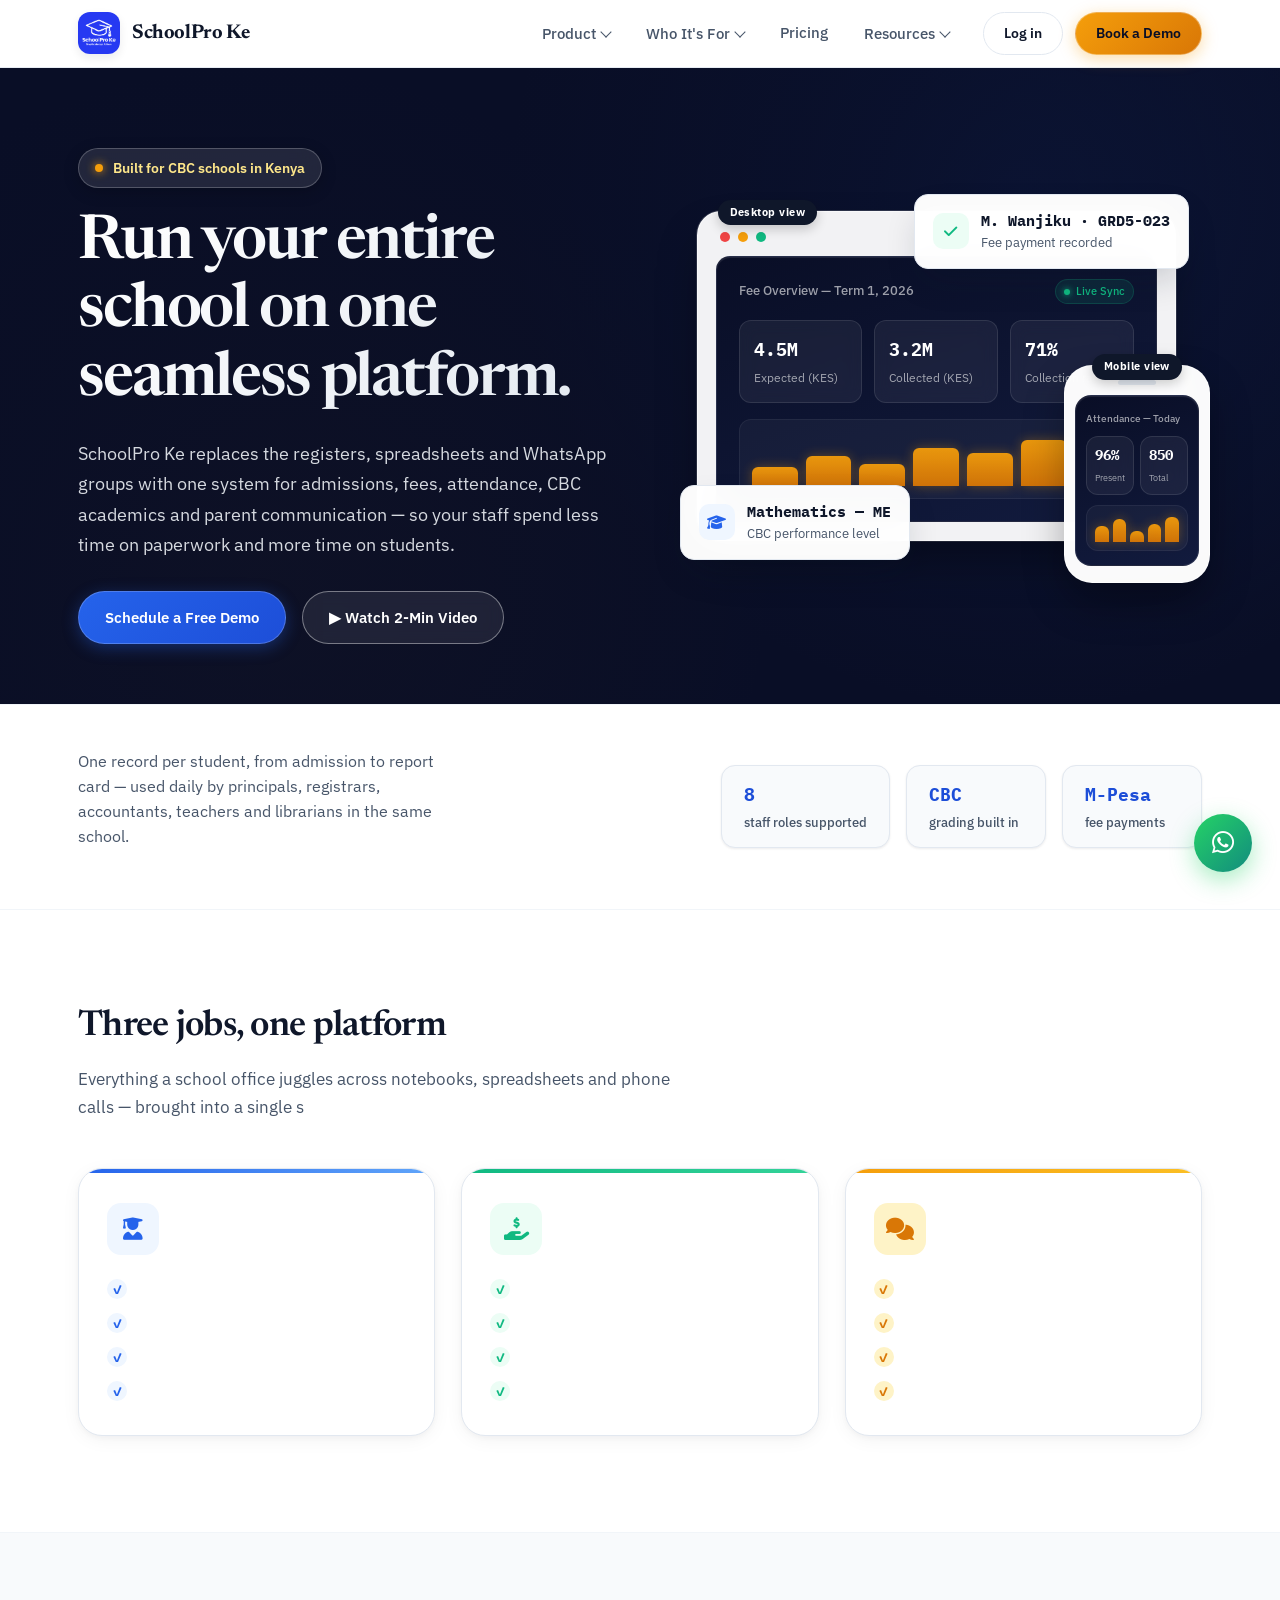
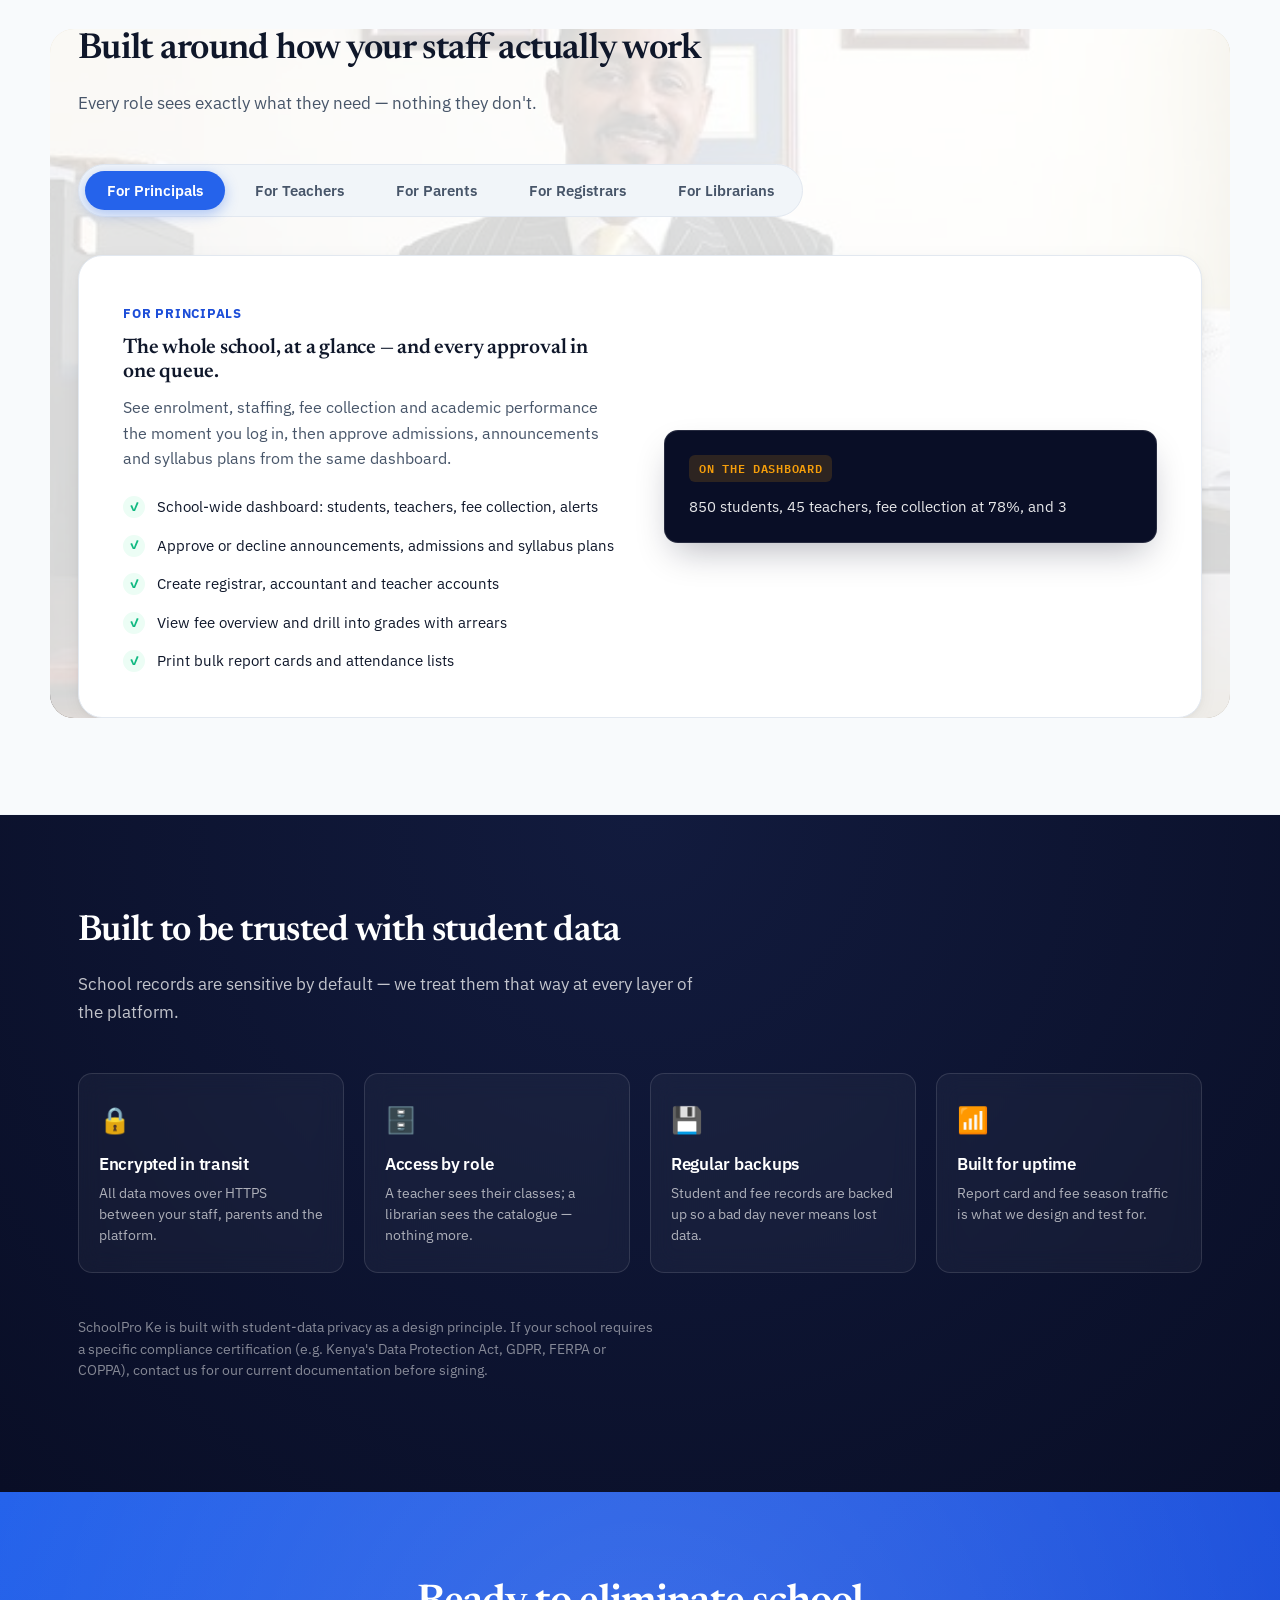
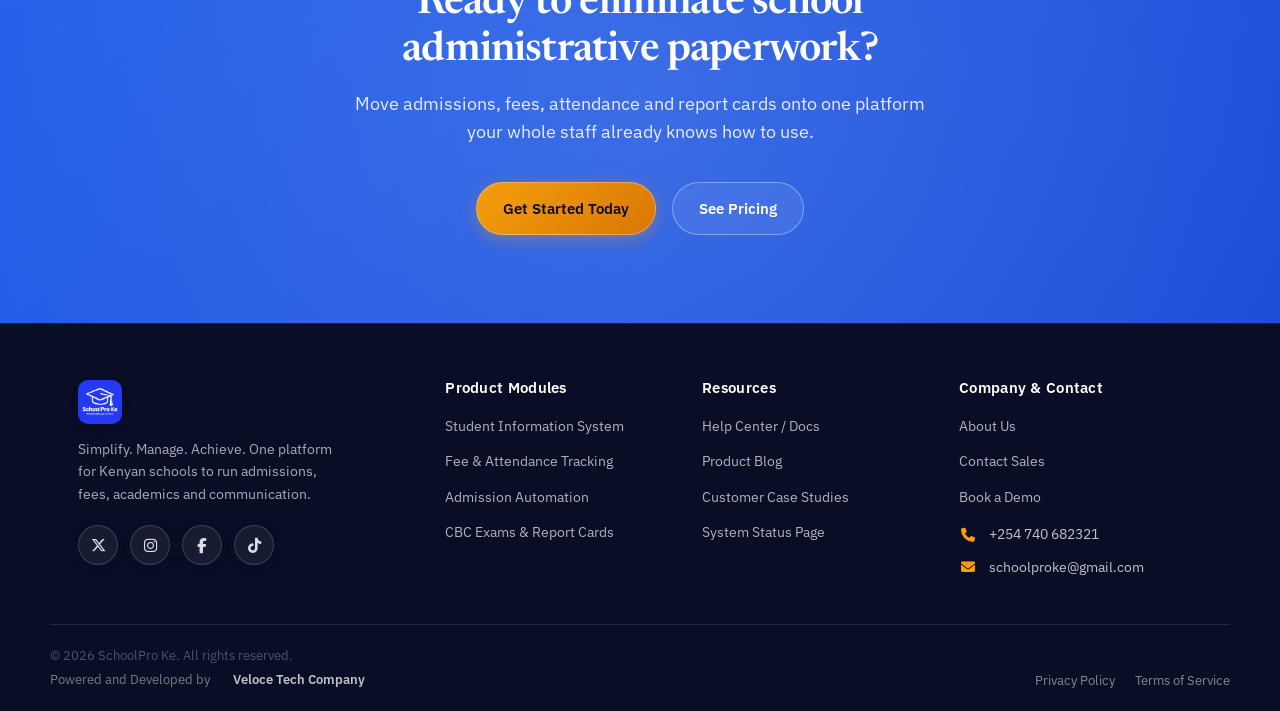
<file: index.html>
<!DOCTYPE html>
<html lang="en">
<head>
<meta charset="UTF-8">
<meta name="viewport" content="width=device-width, initial-scale=1.0, viewport-fit=cover">
<title>SchoolPro Ke — Run Your Entire School on One Seamless Platform</title>
<meta name="description" content="SchoolPro Ke is a school management platform built for Kenyan K-12 schools — student records, CBC-ready academics, fee collection with M-Pesa, attendance, timetabling and a parent portal, all in one place.">
<link rel="canonical" href="https://schoolproke.com/">
<link rel="icon" type="image/png" href="/assets/logo.png">
<link href="https://fonts.googleapis.com" rel="preconnect">
<link rel="stylesheet" href="https://cdnjs.cloudflare.com/ajax/libs/font-awesome/6.5.1/css/all.min.css">
<link rel="stylesheet" href="/style.css">
</head>
<body>

<!-- ============================= HEADER ============================= -->
<header class="header">
  <div class="navbar">
    <a href="/" class="logo-link">
      <img src="/assets/logo.png" alt="SchoolPro Ke logo">
      <span class="logo-wordmark">SchoolPro Ke</span>
    </a>

    <div class="nav-menu-wrap" id="navMenu">
      <ul class="nav-links">

        <!-- Product / Features -->
        <li class="has-dropdown">
          <button class="nav-top-link" type="button">Product <span class="chevron"></span></button>
          <div class="dropdown">
            <div class="dropdown-group">
              <span class="dropdown-label">Core SIS</span>
              <a class="dropdown-item" href="/#core-sis">
                Student Information System
                <span class="item-sub">Enrolment, records, streams &amp; status in one register</span>
              </a>
              <a class="dropdown-item" href="/#core-sis">
                Attendance &amp; Timetabling
                <span class="item-sub">Daily attendance, conflict-free timetables</span>
              </a>
            </div>
            <div class="dropdown-group">
              <span class="dropdown-label">Fee Management</span>
              <a class="dropdown-item" href="/#fee-management">
                Fee Collection &amp; M-Pesa
                <span class="item-sub">Record payments, structures, notices &amp; SMS reminders</span>
              </a>
              <a class="dropdown-item" href="/#fee-management">
                Fee Analytics
                <span class="item-sub">Expected vs. collected, arrears, drill-down by grade</span>
              </a>
            </div>
            <div class="dropdown-group">
              <span class="dropdown-label">Parent App</span>
              <a class="dropdown-item" href="/#communication">
                Parent Portal
                <span class="item-sub">Report cards, fee statements, attendance, one login</span>
              </a>
              <a class="dropdown-item" href="/#communication">
                Announcements &amp; SMS
                <span class="item-sub">Principal-approved updates straight to guardians</span>
              </a>
            </div>
          </div>
        </li>

        <!-- Who It's For -->
        <li class="has-dropdown">
          <button class="nav-top-link" type="button">Who It's For <span class="chevron"></span></button>
          <div class="dropdown">
            <a class="dropdown-item" href="/for-roles/?role=principals">
              For Principals
              <span class="item-sub">A school-wide dashboard and every approval in one queue</span>
            </a>
            <a class="dropdown-item" href="/for-roles/?role=teachers">
              For Teachers
              <span class="item-sub">Attendance, CBC marks entry, syllabus &amp; lesson plans</span>
            </a>
            <a class="dropdown-item" href="/for-roles/?role=parents">
              For Parents
              <span class="item-sub">See fees, results and attendance without a phone call</span>
            </a>
            <a class="dropdown-item" href="/for-registrars-accountants/">
              For Registrars
              <span class="item-sub">Admissions, staff accounts, timetables and reporting</span>
            </a>
            <a class="dropdown-item" href="/for-roles/?role=accountants">
              For Accountants
              <span class="item-sub">Fee collection, notices and financial reporting</span>
            </a>
            <a class="dropdown-item" href="/for-librarians/">
              For Librarians
              <span class="item-sub">Catalogue, issue, track returns and lost-item notices</span>
            </a>
          </div>
        </li>

        <li><a href="/pricing/">Pricing</a></li>

        <!-- Resources -->
        <li class="has-dropdown">
          <button class="nav-top-link" type="button">Resources <span class="chevron"></span></button>
          <div class="dropdown">
            <a class="dropdown-item" href="/resource-detail/?resource=help-center">Help Center / Docs<span class="item-sub">Guides for every role on the platform</span></a>
            <a class="dropdown-item" href="/resource-detail/?resource=blog">Product Blog<span class="item-sub">Notes on CBC, admin and edtech in Kenya</span></a>
            <a class="dropdown-item" href="/resource-detail/?resource=case-studies">Customer Case Studies<span class="item-sub">How schools switched from paper to platform</span></a>
            <a class="dropdown-item" href="/resource-detail/?resource=status">System Status<span class="item-sub">Live uptime and incident history</span></a>
          </div>
        </li>
      </ul>

      <div class="nav-right">
        <a href="https://schoolpro-ke-coded-by-44-men-of-veloce-in.base44.app/" target="_blank" rel="noopener noreferrer" class="btn btn-ghost btn-small">Log in</a>
        <a href="/contact-us/" class="btn btn-primary btn-small">Book a Demo</a>
      </div>
    </div>

    <button class="hamburger" id="hamburger" aria-label="Toggle menu"><span class="bar"></span><span class="bar"></span><span class="bar"></span></button>
  </div>
</header>

<!-- ============================= HERO ============================= -->
<section class="hero">
  <video class="hero-video" autoplay loop muted playsinline preload="auto" aria-hidden="true" tabindex="-1">
    <source src="/assets/hero-bg.mp4" type="video/mp4">
  </video>
  <div class="container hero-grid">
    <div class="hero-copy">
      <span class="hero-eyebrow"><span class="dot"></span> Built for CBC schools in Kenya</span>
      <h1>Run your entire school on one seamless platform.</h1>
      <p class="lead">SchoolPro Ke replaces the registers, spreadsheets and WhatsApp groups with one system for admissions, fees, attendance, CBC academics and parent communication — so your staff spend less time on paperwork and more time on students.</p>
      <div class="hero-actions">
        <a href="/contact-us/" class="btn btn-secondary">Schedule a Free Demo</a>
        <a href="#video" class="btn btn-ghost">▶ Watch 2-Min Video</a>
      </div>
    </div>

    <div class="hero-visual">
      <!-- Desktop / laptop view -->
      <div class="mock-frame mock-frame-desktop">
        <span class="mock-device-label">Desktop view</span>
        <div class="mock-bar"><span></span><span></span><span></span></div>
        <div class="mock-screen">
          <div class="mock-title">
            <span>Fee Overview — Term 1, 2026</span>
            <span style="display:inline-flex;align-items:center;gap:6px;font-size:0.7rem;color:#10B981;background:rgba(16,185,129,0.12);padding:3px 8px;border-radius:999px;border:1px solid rgba(16,185,129,0.2);"><span class="dot" style="width:6px;height:6px;border-radius:50%;background:#10B981;box-shadow:0 0 6px #10B981;display:inline-block;"></span> Live Sync</span>
          </div>
          <div class="mock-stat-row">
            <div class="mock-stat"><div class="num">4.5M</div><div class="lbl">Expected (KES)</div></div>
            <div class="mock-stat"><div class="num">3.2M</div><div class="lbl">Collected (KES)</div></div>
            <div class="mock-stat"><div class="num">71%</div><div class="lbl">Collection rate</div></div>
          </div>
          <div class="mock-bars">
            <i style="height:35%"></i><i style="height:55%"></i><i style="height:40%"></i>
            <i style="height:70%"></i><i style="height:60%"></i><i style="height:85%"></i><i style="height:50%"></i>
          </div>
        </div>
        <div class="mock-float float-1">
          <div class="ic"><i class="fas fa-check"></i></div>
          <div><strong>M. Wanjiku · GRD5-023</strong><small>Fee payment recorded</small></div>
        </div>
        <div class="mock-float float-2">
          <div class="ic"><i class="fas fa-graduation-cap"></i></div>
          <div><strong>Mathematics — ME</strong><small>CBC performance level</small></div>
        </div>
      </div>

      <!-- Mobile / phone view -->
      <div class="mock-frame mock-frame-mobile">
        <span class="mock-device-label mock-device-label-mobile">Mobile view</span>
        <div class="mock-phone-notch"></div>
        <div class="mock-screen mock-screen-mobile">
          <div class="mock-title">Attendance — Today</div>
          <div class="mock-stat-row mock-stat-row-mobile">
            <div class="mock-stat"><div class="num">96%</div><div class="lbl">Present</div></div>
            <div class="mock-stat"><div class="num">850</div><div class="lbl">Total</div></div>
          </div>
          <div class="mock-bars mock-bars-mobile">
            <i style="height:55%"></i><i style="height:80%"></i><i style="height:40%"></i><i style="height:65%"></i><i style="height:90%"></i>
          </div>
        </div>
      </div>
    </div>
  </div>
</section>

<!-- ============================= TRUST BAR ============================= -->
<section class="trust">
  <div class="container trust-row">
    <p class="trust-copy">One record per student, from admission to report card — used daily by principals, registrars, accountants, teachers and librarians in the same school.</p>
    <div class="trust-chips">
      <div class="trust-chip"><span class="n">8</span><span class="l">staff roles supported</span></div>
      <div class="trust-chip"><span class="n">CBC</span><span class="l">grading built in</span></div>
      <div class="trust-chip"><span class="n">M-Pesa</span><span class="l">fee payments</span></div>
    </div>
  </div>
</section>
<!-- Note: swap the chips above for real adoption numbers (schools onboarded, students managed) once you have them — avoid publishing placeholder stats as fact. -->

<!-- ============================= CORE PILLARS ============================= -->
<section class="section" id="core-sis">
  <div class="container">
    <div class="section-head">
      <h2>Three jobs, one platform</h2>
      <p>Everything a school office juggles across notebooks, spreadsheets and phone calls — brought into a single system every role can trust.</p>
    </div>
    <div class="pillars-grid">
      <div class="pillar-card p1">
        <div class="pillar-icon"><i class="fas fa-user-graduate"></i></div>
        <h3>Administrative Efficiency</h3>
        <p>From admission to graduation, one student record follows every learner.</p>
        <ul>
          <li>Enrol students with admission numbers, streams and guardian contacts</li>
          <li>Transfer, suspend or graduate students without losing history</li>
          <li>Conflict-free timetabling across every grade and stream</li>
          <li>Daily attendance with present/absent/late/excused tracking</li>
        </ul>
      </div>
      <div class="pillar-card p2" id="fee-management">
        <div class="pillar-icon"><i class="fas fa-hand-holding-dollar"></i></div>
        <h3>Financial Clarity</h3>
        <p>Every shilling accounted for, from the paybill to the report card.</p>
        <ul>
          <li>Record M-Pesa, cash and bank payments with proof of payment</li>
          <li>Set fee structures per grade, term and year</li>
          <li>Auto-generated fee notices and SMS balance reminders</li>
          <li>One balance, harmonised across statements, notices and reports</li>
        </ul>
      </div>
      <div class="pillar-card p3" id="communication">
        <div class="pillar-icon"><i class="fas fa-comments"></i></div>
        <h3>Unified Communication</h3>
        <p>Announcements, approvals and report cards reach parents without a chase.</p>
        <ul>
          <li>Principal-approved announcements sent straight to guardians</li>
          <li>Parent portal for fees, attendance and CBC report cards</li>
          <li>Private messaging between registrar, teachers and accountant</li>
          <li>Bulk, print-ready report cards with school branding</li>
        </ul>
      </div>
    </div>
  </div>
</section>

<!-- ============================= ROLE-BASED TABS ============================= -->
<section class="section roles" id="roles">
  <div class="container">
    <div class="section-head">
      <h2>Built around how your staff actually work</h2>
      <p>Every role sees exactly what they need — nothing they don't.</p>
    </div>

    <div class="role-tabs">
      <button class="role-tab active" data-role="principals">For Principals</button>
      <button class="role-tab" data-role="teachers">For Teachers</button>
      <button class="role-tab" data-role="parents">For Parents</button>
      <button class="role-tab" data-role="registrars">For Registrars</button>
      <button class="role-tab" data-role="librarians">For Librarians</button>
    </div>

    <div class="role-panel active" data-role="principals">
      <div class="role-copy">
        <span class="role-eyebrow">For Principals</span>
        <h3>The whole school, at a glance — and every approval in one queue.</h3>
        <p>See enrolment, staffing, fee collection and academic performance the moment you log in, then approve admissions, announcements and syllabus plans from the same dashboard.</p>
        <ul class="role-list">
          <li><span class="check">✓</span> School-wide dashboard: students, teachers, fee collection, alerts</li>
          <li><span class="check">✓</span> Approve or decline announcements, admissions and syllabus plans</li>
          <li><span class="check">✓</span> Create registrar, accountant and teacher accounts</li>
          <li><span class="check">✓</span> View fee overview and drill into grades with arrears</li>
          <li><span class="check">✓</span> Print bulk report cards and attendance lists</li>
        </ul>
      </div>
      <div class="role-visual">
        <div class="role-example">
          <span class="tag">On the dashboard</span>
          <p>850 students, 45 teachers, fee collection at 78%, and 3 compliance alerts — enough to know where to click next before the first bell rings.</p>
        </div>
      </div>
    </div>

    <div class="role-panel" data-role="teachers">
      <div class="role-copy">
        <span class="role-eyebrow">For Teachers</span>
        <h3>Attendance, marks and lesson plans, without the paper trail.</h3>
        <p>Take attendance in minutes, enter CBC marks that grade themselves, and submit syllabus and lesson plans for approval — all from your personal timetable.</p>
        <ul class="role-list">
          <li><span class="check">✓</span> Daily attendance for your homeroom class</li>
          <li><span class="check">✓</span> Enter opener, midterm and endterm marks — CBC levels calculated automatically</li>
          <li><span class="check">✓</span> Create and submit syllabus and lesson plans for approval</li>
          <li><span class="check">✓</span> Enter formative assessment marks (EE / ME / AE / BE)</li>
          <li><span class="check">✓</span> Message the principal and registrar directly</li>
        </ul>
      </div>
      <div class="role-visual">
        <div class="role-example">
          <span class="tag">Marks entry</span>
          <p>Enter an endterm Mathematics score of 85% and the system returns performance level "Meeting Expectation" with the CBC interpretation, ready for the report card.</p>
        </div>
      </div>
    </div>

    <div class="role-panel" data-role="parents">
      <div class="role-copy">
        <span class="role-eyebrow">For Parents</span>
        <h3>Everything about your child's term, without a phone call to the office.</h3>
        <p>Check fee balances, pay via M-Pesa, view report cards and attendance, and receive school announcements the moment the principal approves them.</p>
        <ul class="role-list">
          <li><span class="check">✓</span> Fee statement per term, with balance and payment history</li>
          <li><span class="check">✓</span> SMS reminders with paybill and account reference</li>
          <li><span class="check">✓</span> CBC report cards and formative assessment results</li>
          <li><span class="check">✓</span> Attendance record for your child</li>
          <li><span class="check">✓</span> School announcements as soon as they're approved</li>
        </ul>
      </div>
      <div class="role-visual">
        <div class="role-example">
          <span class="tag">Sample SMS</span>
          <p>"Dear Parent, Mary Wanjiku fee balance is KES 13,000. Pay via Paybill 522522, Account GRD5-023. Thank you."</p>
        </div>
      </div>
    </div>

    <div class="role-panel" data-role="registrars">
      <div class="role-copy">
        <span class="role-eyebrow">For Registrars</span>
        <h3>Keep the school calendar, results and student leadership running on time.</h3>
        <p>Build conflict-free timetables, publish approved marks and performance cards, and run transparent student elections from one place.</p>
        <ul class="role-list">
          <li><span class="check">✓</span> Create and publish timetables for every grade, stream and teacher</li>
          <li><span class="check">✓</span> Publish approved marks to student and parent portals</li>
          <li><span class="check">✓</span> Print learner performance cards in bulk</li>
          <li><span class="check">✓</span> Set up and manage secure school e-voting</li>
          <li><span class="check">✓</span> Track elections for captains, prefects, governors and other student leaders</li>
        </ul>
      </div>
      <div class="role-visual">
        <div class="role-example">
          <span class="tag">Timetable published</span>
          <p>Term 2 timetables for Grades 7–10 are published. Teachers and students can now view their class schedules before Monday morning.</p>
        </div>
      </div>
    </div>

    <div class="role-panel" data-role="librarians">
      <div class="role-copy">
        <span class="role-eyebrow">For Librarians</span>
        <h3>Put every book, novel and magazine within easy reach of every learner.</h3>
        <p>Manage the school’s reading resources, track circulation and notify teachers when new materials are ready for their classes.</p>
        <ul class="role-list">
          <li><span class="check">✓</span> Catalogue textbooks, novels, magazines and other reading resources</li>
          <li><span class="check">✓</span> Track borrowing, returns, overdue items and lost books</li>
          <li><span class="check">✓</span> Search resources by title, author, subject or grade</li>
          <li><span class="check">✓</span> Monitor stock and plan new reading-resource purchases</li>
          <li><span class="check">✓</span> Send availability updates directly to teachers</li>
        </ul>
      </div>
      <div class="role-visual">
        <div class="role-example">
          <span class="tag">Message sent to Grade 10 Lion Mathematics teacher</span>
          <p>New-edition Mathematics textbooks are now available in the library. Grade 10 Lion students who wish to collect one may come this evening before 4:30 p.m.</p>
        </div>
      </div>
    </div>
  </div>
</section>

<!-- ============================= SECURITY ============================= -->
<section class="section security">
  <div class="container">
    <div class="section-head">
      <h2>Built to be trusted with student data</h2>
      <p>School records are sensitive by default — we treat them that way at every layer of the platform.</p>
    </div>
    <div class="security-grid">
      <div class="security-badge">
        <div class="b-icon">🔒</div>
        <h4>Encrypted in transit</h4>
        <p>All data moves over HTTPS between your staff, parents and the platform.</p>
      </div>
      <div class="security-badge">
        <div class="b-icon">🗄️</div>
        <h4>Access by role</h4>
        <p>A teacher sees their classes; a librarian sees the catalogue — nothing more.</p>
      </div>
      <div class="security-badge">
        <div class="b-icon">💾</div>
        <h4>Regular backups</h4>
        <p>Student and fee records are backed up so a bad day never means lost data.</p>
      </div>
      <div class="security-badge">
        <div class="b-icon">📶</div>
        <h4>Built for uptime</h4>
        <p>Report card and fee season traffic is what we design and test for.</p>
      </div>
    </div>
    <p class="security-note">SchoolPro Ke is built with student-data privacy as a design principle. If your school requires a specific compliance certification (e.g. Kenya's Data Protection Act, GDPR, FERPA or COPPA), contact us for our current documentation before signing.</p>
  </div>
</section>

<!-- ============================= FINAL CTA ============================= -->
<section class="closer">
  <div class="container">
    <h2>Ready to eliminate school administrative paperwork?</h2>
    <p>Move admissions, fees, attendance and report cards onto one platform your whole staff already knows how to use.</p>
    <div class="closer-actions">
      <a href="/contact-us/" class="btn btn-primary">Get Started Today</a>
      <a href="/pricing/" class="btn btn-outline-light">See Pricing</a>
    </div>
  </div>
</section>

<!-- ============================= FOOTER ============================= -->
<footer class="footer">
  <div class="container footer-top">
    <div class="footer-grid">
      <div class="footer-col">
        <a href="/" class="logo-link">
          <img src="/assets/logo.png" alt="SchoolPro Ke logo" style="height:44px;width:44px;border-radius:10px;">
        </a>
        <p class="footer-brand-desc">Simplify. Manage. Achieve. One platform for Kenyan schools to run admissions, fees, academics and communication.</p>
                <div class="social-row">
          <a href="https://x.com/SchoolProKe" target="_blank" rel="noopener noreferrer" aria-label="X (Twitter)"><i class="fab fa-x-twitter"></i></a>
          <a href="https://www.instagram.com/schoolpro_ke/" target="_blank" rel="noopener noreferrer" aria-label="Instagram"><i class="fab fa-instagram"></i></a>
          <a href="https://www.facebook.com/profile.php?id=61594806435156" target="_blank" rel="noopener noreferrer" aria-label="Facebook"><i class="fab fa-facebook-f"></i></a>
          <a href="https://www.tiktok.com/@schoolpro_ke?lang=en" target="_blank" rel="noopener noreferrer" aria-label="TikTok"><i class="fab fa-tiktok"></i></a>
        </div>
      </div>
      <div class="footer-col">
        <h4>Product Modules</h4>
        <ul class="footer-links">
          <li><a href="/#core-sis">Student Information System</a></li>
          <li><a href="/#fee-management">Fee &amp; Attendance Tracking</a></li>
          <li><a href="/#core-sis">Admission Automation</a></li>
          <li><a href="/#core-sis">CBC Exams &amp; Report Cards</a></li>
        </ul>
      </div>
      <div class="footer-col">
        <h4>Resources</h4>
        <ul class="footer-links">
          <li><a href="/resources/#help-center">Help Center / Docs</a></li>
          <li><a href="/resources/#blog">Product Blog</a></li>
          <li><a href="/resources/#case-studies">Customer Case Studies</a></li>
          <li><a href="/resources/#status">System Status Page</a></li>
        </ul>
      </div>
      <div class="footer-col">
        <h4>Company &amp; Contact</h4>
        <ul class="footer-links">
          <li><a href="/contact-us/">About Us</a></li>
          <li><a href="/contact-us/">Contact Sales</a></li>
          <li><a href="/contact-us/">Book a Demo</a></li>
        </ul>
        <div class="footer-contact-item" style="margin-top:14px;"><i class="fas fa-phone"></i><a href="tel:+254740682321">+254 740 682321</a></div>
        <div class="footer-contact-item"><i class="fas fa-envelope"></i><a href="mailto:schoolproke@gmail.com">schoolproke@gmail.com</a></div>
      </div>
    </div>
  </div>
  <div class="container footer-bottom">
    <div class="footer-bottom-left">
      <p>© 2026 SchoolPro Ke. All rights reserved.</p>
      <p class="powered-by">Powered and Developed by <a href="https://velocetechcompany.com/" target="_blank" rel="noopener noreferrer">Veloce Tech Company</a></p>
    </div>
    <div>
      <a href="/privacy-policy/">Privacy Policy</a>
      <a href="/terms/">Terms of Service</a>
    </div>
  </div>
</footer>

<a href="https://wa.me/254740682321?text=Hello%20SchoolPro%20Ke%2C%20I%20would%20like%20to%20book%20a%20demo."
   class="whatsapp-float" target="_blank" rel="noopener noreferrer" aria-label="Chat on WhatsApp"><i class="fab fa-whatsapp"></i></a>

<script src="/script.js"></script>
</body>
</html>
</file>
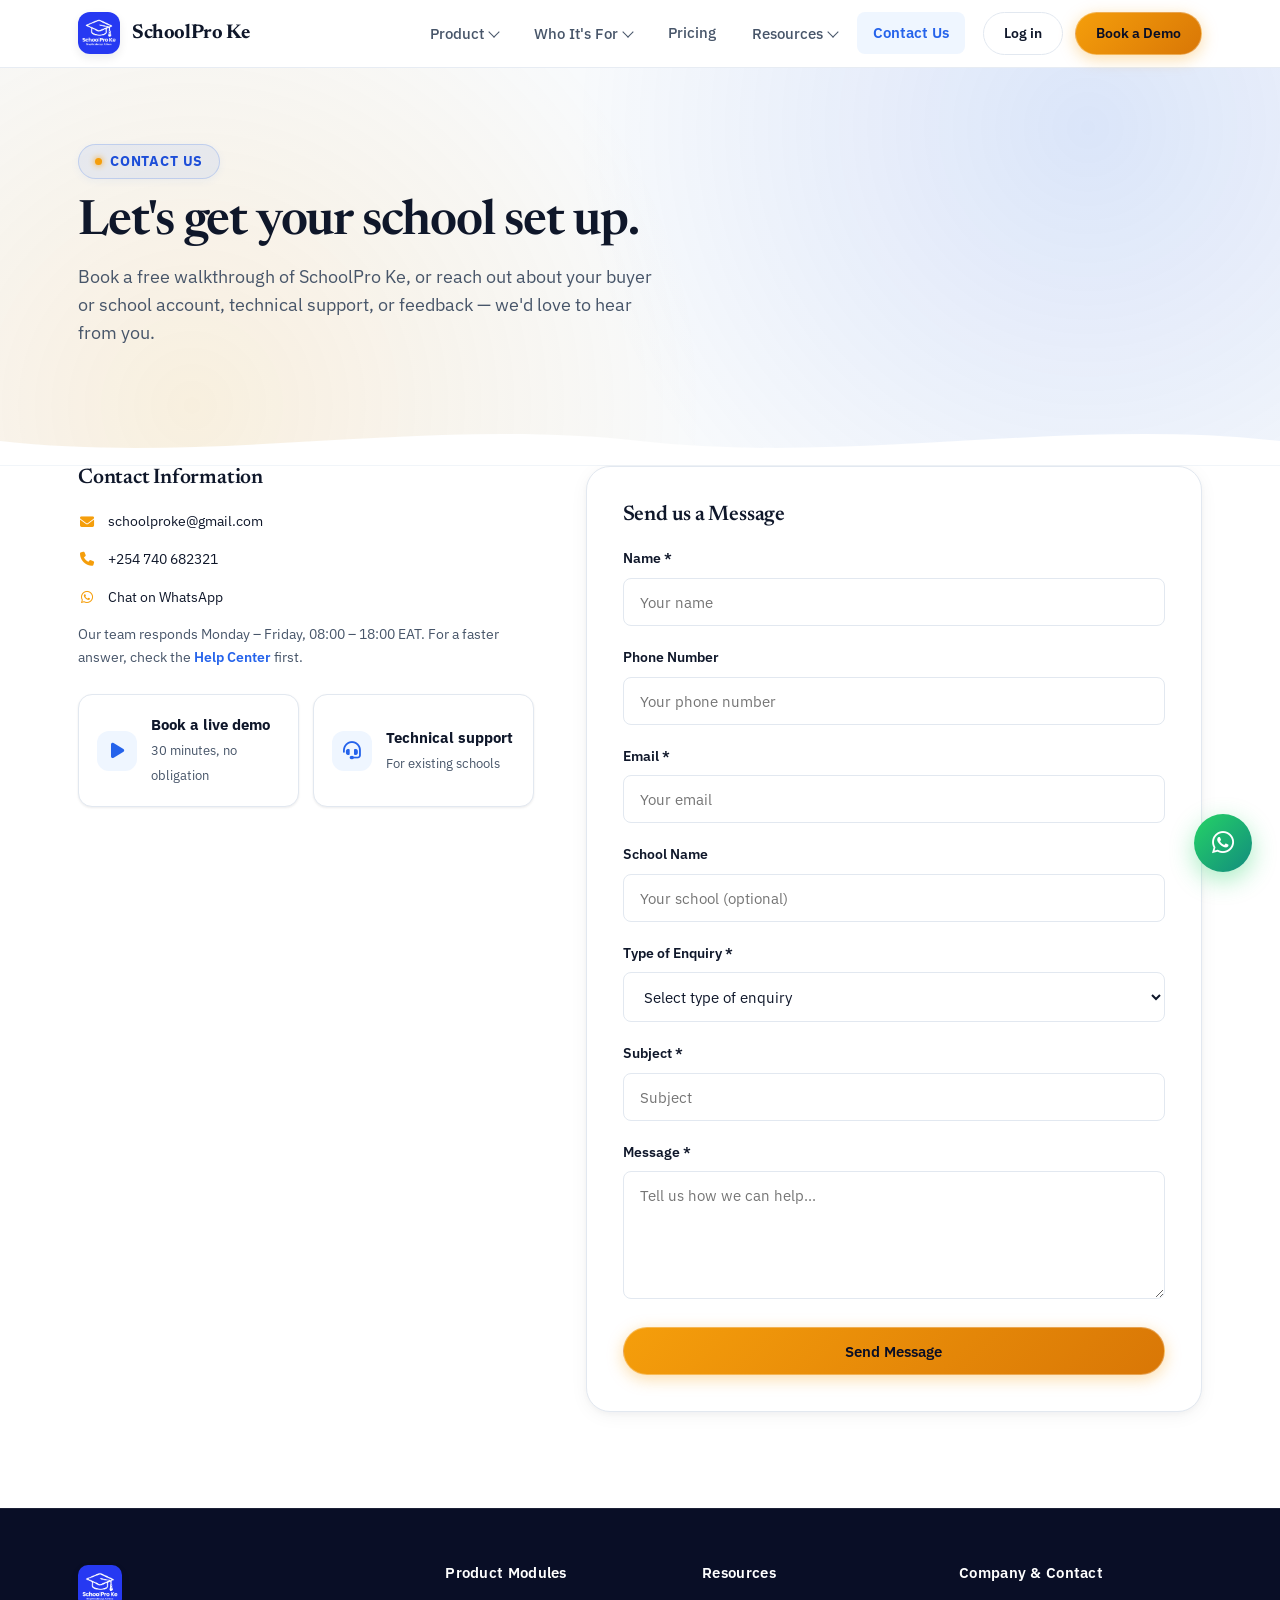
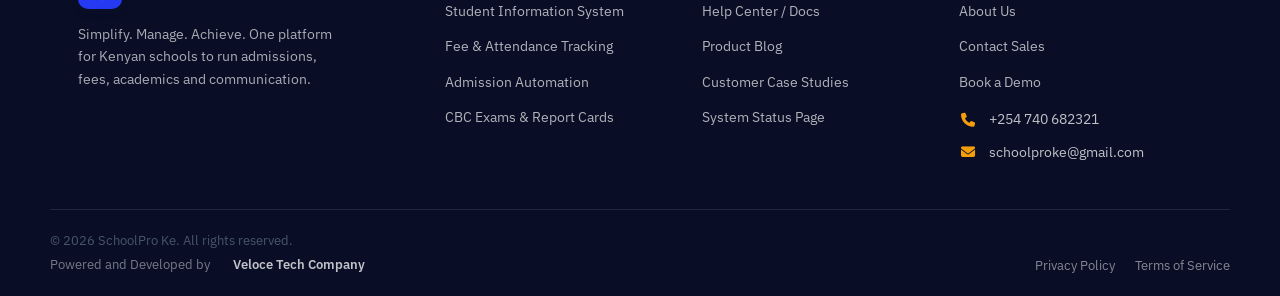
<file: contact-us/index.html>
<!DOCTYPE html>
<html lang="en">
<head>
<meta charset="UTF-8">
<meta name="viewport" content="width=device-width, initial-scale=1.0, viewport-fit=cover">
<title>Contact Us / Book a Demo · SchoolPro Ke</title>
<meta name="description" content="Book a free demo of SchoolPro Ke or get in touch with our team about buyer or school accounts, technical support, or feedback.">
<link rel="canonical" href="https://schoolproke.com/contact-us/">
<script type="application/ld+json">
{
  "@context": "https://schema.org",
  "@type": "Organization",
  "name": "SchoolPro Ke",
  "url": "https://schoolproke.com/",
  "contactPoint": {
    "@type": "ContactPoint",
    "telephone": "+254740682321",
    "contactType": "customer service",
    "email": "schoolproke@gmail.com"
  },
  "address": {
    "@type": "PostalAddress",
    "addressCountry": "KE"
  }
}
</script>
<link rel="icon" type="image/png" href="/assets/logo.png">
<link rel="stylesheet" href="https://cdnjs.cloudflare.com/ajax/libs/font-awesome/6.5.1/css/all.min.css">
<link rel="stylesheet" href="/style.css">
</head>
<body>

<!-- ============================= HEADER ============================= -->
<header class="header">
  <div class="navbar">
    <a href="/" class="logo-link">
      <img src="/assets/logo.png" alt="SchoolPro Ke logo">
      <span class="logo-wordmark">SchoolPro Ke</span>
    </a>
    <div class="nav-menu-wrap" id="navMenu">
      <ul class="nav-links">
        <li class="has-dropdown">
          <button class="nav-top-link" type="button">Product <span class="chevron"></span></button>
          <div class="dropdown">
            <div class="dropdown-group">
              <span class="dropdown-label">Core SIS</span>
              <a class="dropdown-item" href="/#core-sis">Student Information System<span class="item-sub">Enrolment, records, streams &amp; status</span></a>
              <a class="dropdown-item" href="/#core-sis">Attendance &amp; Timetabling<span class="item-sub">Daily attendance, conflict-free timetables</span></a>
            </div>
            <div class="dropdown-group">
              <span class="dropdown-label">Fee Management</span>
              <a class="dropdown-item" href="/#fee-management">Fee Collection &amp; M-Pesa<span class="item-sub">Payments, structures, notices &amp; SMS</span></a>
              <a class="dropdown-item" href="/#fee-management">Fee Analytics<span class="item-sub">Expected vs. collected, arrears</span></a>
            </div>
            <div class="dropdown-group">
              <span class="dropdown-label">Parent App</span>
              <a class="dropdown-item" href="/#communication">Parent Portal<span class="item-sub">Report cards, statements, attendance</span></a>
              <a class="dropdown-item" href="/#communication">Announcements &amp; SMS<span class="item-sub">Approved updates to guardians</span></a>
            </div>
          </div>
        </li>
        <li class="has-dropdown">
          <button class="nav-top-link" type="button">Who It's For <span class="chevron"></span></button>
          <div class="dropdown">
            <a class="dropdown-item" href="/#roles?role=principals">For Principals<span class="item-sub">A school-wide dashboard, every approval in one place</span></a>
            <a class="dropdown-item" href="/#roles?role=teachers">For Teachers<span class="item-sub">Attendance, CBC marks, syllabus &amp; lesson plans</span></a>
            <a class="dropdown-item" href="/#roles?role=parents">For Parents<span class="item-sub">Fees, results and attendance in one place</span></a>
            <a class="dropdown-item" href="/for-registrars-accountants/">For Registrars &amp; Accountants<span class="item-sub">Admissions, staff accounts, fee structures</span></a>
            <a class="dropdown-item" href="/for-librarians/">For Librarians<span class="item-sub">Catalogue, issue, track returns</span></a>
          </div>
        </li>
        <li><a href="/pricing/">Pricing</a></li>
        <li class="has-dropdown">
          <button class="nav-top-link" type="button">Resources <span class="chevron"></span></button>
          <div class="dropdown">
            <a class="dropdown-item" href="/resources/#help-center">Help Center / Docs</a>
            <a class="dropdown-item" href="/resources/#blog">Product Blog</a>
            <a class="dropdown-item" href="/resources/#case-studies">Customer Case Studies</a>
            <a class="dropdown-item" href="/resources/#status">System Status</a>
          </div>
        </li>
        <li><a href="/contact-us/" class="active">Contact Us</a></li>
      </ul>
      <div class="nav-right">
        <a href="https://schoolpro-ke-coded-by-44-men-of-veloce-in.base44.app/" target="_blank" rel="noopener noreferrer" class="btn btn-ghost btn-small">Log in</a>
        <a href="/contact-us/" class="btn btn-primary btn-small">Book a Demo</a>
      </div>
    </div>
    <button class="hamburger" id="hamburger" aria-label="Toggle menu"><span class="bar"></span><span class="bar"></span><span class="bar"></span></button>
  </div>
</header>

<!-- ============================= PAGE HERO ============================= -->
<section class="page-hero">
  <div class="container">
    <span class="eyebrow">Contact Us</span>
    <h1>Let's get your school set up.</h1>
    <p>Book a free walkthrough of SchoolPro Ke, or reach out about your buyer or school account, technical support, or feedback — we'd love to hear from you.</p>
  </div>
  <div class="wave-divider"><svg viewBox="0 0 1200 60" preserveAspectRatio="none"><path d="M0,30 C200,60 400,0 600,30 C800,60 1000,0 1200,30 L1200,60 L0,60 Z" fill="#FFFFFF"></path></svg></div>
</section>

<section class="section" style="padding-top:0;">
  <div class="container contact-grid">

    <!-- LEFT: Contact information -->
    <div class="contact-info">
      <h3>Contact Information</h3>

      <div class="footer-contact-item" style="margin-bottom: 15px; color: var(--ink);">
        <i class="fas fa-envelope"></i>
        <a href="mailto:schoolproke@gmail.com">schoolproke@gmail.com</a>
      </div>

      <div class="footer-contact-item" style="margin-bottom: 15px; color: var(--ink);">
        <i class="fas fa-phone"></i>
        <a href="tel:+254740682321">+254 740 682321</a>
      </div>

      <div class="footer-contact-item" style="margin-bottom: 15px; color: var(--ink);">
        <i class="fab fa-whatsapp"></i>
        <a href="https://wa.me/254740682321?text=Hello%20SchoolPro%20Ke%2C%20I%20would%20like%20to%20book%20a%20demo." target="_blank" rel="noopener noreferrer">Chat on WhatsApp</a>
      </div>

      <p style="font-size:0.88rem; color:var(--ink-soft);">Our team responds Monday – Friday, 08:00 – 18:00 EAT. For a faster answer, check the <a href="/resources/#help-center" style="color:var(--blue); font-weight:600;">Help Center</a> first.</p>

      <div class="contact-shortcuts">
        <div class="shortcut-card">
          <div class="ic"><i class="fas fa-play"></i></div>
          <div><strong>Book a live demo</strong><span>30 minutes, no obligation</span></div>
        </div>
        <div class="shortcut-card">
          <div class="ic"><i class="fas fa-headset"></i></div>
          <div><strong>Technical support</strong><span>For existing schools</span></div>
        </div>
      </div>
    </div>

    <!-- RIGHT: Contact Form -->
    <div class="contact-form">
      <h3>Send us a Message</h3>

      <!-- ✅ FormSubmit – redirects to homepage after CAPTCHA -->
      <form action="https://formsubmit.co/schoolproke@gmail.com" method="POST">

        <!-- Hidden fields for FormSubmit -->
        <input type="hidden" name="_cc" value="mweterie9@gmail.com">
        <input type="hidden" name="_autoresponse" value="Thanks for your message, Our Team will keep in touch with you soon! Please note this is a System autoreply.">
        <input type="hidden" name="_template" value="table">
        <input type="hidden" name="_subject" value="New enquiry — SchoolPro Ke website">
        <!-- ✅ FIXED: Absolute URL required by FormSubmit -->
        <input type="hidden" name="_next" value="https://schoolproke.com/">
        <div class="form-group">
          <label>Name *</label>
          <input type="text" id="name" name="name" placeholder="Your name" required>
        </div>
        <div class="form-group">
          <label>Phone Number</label>
          <input type="tel" id="phone" name="phone" placeholder="Your phone number">
        </div>
        <div class="form-group">
          <label>Email *</label>
          <input type="email" id="email" name="email" placeholder="Your email" required>
        </div>
        <div class="form-group">
          <label>School Name</label>
          <input type="text" id="schoolName" name="schoolName" placeholder="Your school (optional)">
        </div>
        <div class="form-group">
          <label>Type of Enquiry *</label>
          <select id="enquiryType" name="enquiryType" required>
            <option value="" disabled selected>Select type of enquiry</option>
            <option value="Book a Demo">Book a Demo</option>
            <option value="Buyer/School Account Assistance">Buyer/School Account Assistance</option>
            <option value="Technical Support">Technical Support</option>
            <option value="Leave Feedback">Leave Feedback</option>
          </select>
        </div>
        <div class="form-group">
          <label>Subject *</label>
          <input type="text" id="subject" name="subject" placeholder="Subject" required>
        </div>
        <div class="form-group">
          <label>Message *</label>
          <textarea id="message" name="message" rows="5" placeholder="Tell us how we can help..." required></textarea>
        </div>

        <button type="submit" class="btn btn-primary btn-block">Send Message</button>
      </form>
    </div>

  </div>
</section>

<!-- ============================= FOOTER ============================= -->
<footer class="footer">
  <div class="container footer-top">
    <div class="footer-grid">
      <div class="footer-col">
        <a href="/" class="logo-link">
          <img src="/assets/logo.png" alt="SchoolPro Ke logo" style="height:44px;width:44px;border-radius:10px;">
        </a>
        <p class="footer-brand-desc">Simplify. Manage. Achieve. One platform for Kenyan schools to run admissions, fees, academics and communication.</p>
                <div class="social-row">
          <a href="https://x.com/SchoolProKe" target="_blank" rel="noopener noreferrer" aria-label="X (Twitter)"><i class="fab fa-x-twitter"></i></a>
          <a href="https://www.instagram.com/schoolpro_ke/" target="_blank" rel="noopener noreferrer" aria-label="Instagram"><i class="fab fa-instagram"></i></a>
          <a href="https://www.facebook.com/profile.php?id=61594806435156" target="_blank" rel="noopener noreferrer" aria-label="Facebook"><i class="fab fa-facebook-f"></i></a>
          <a href="https://www.tiktok.com/@schoolpro_ke?lang=en" target="_blank" rel="noopener noreferrer" aria-label="TikTok"><i class="fab fa-tiktok"></i></a>
        </div>
      </div>
      <div class="footer-col">
        <h4>Product Modules</h4>
        <ul class="footer-links">
          <li><a href="/#core-sis">Student Information System</a></li>
          <li><a href="/#fee-management">Fee &amp; Attendance Tracking</a></li>
          <li><a href="/#core-sis">Admission Automation</a></li>
          <li><a href="/#core-sis">CBC Exams &amp; Report Cards</a></li>
        </ul>
      </div>
      <div class="footer-col">
        <h4>Resources</h4>
        <ul class="footer-links">
          <li><a href="/resources/#help-center">Help Center / Docs</a></li>
          <li><a href="/resources/#blog">Product Blog</a></li>
          <li><a href="/resources/#case-studies">Customer Case Studies</a></li>
          <li><a href="/resources/#status">System Status Page</a></li>
        </ul>
      </div>
      <div class="footer-col">
        <h4>Company &amp; Contact</h4>
        <ul class="footer-links">
          <li><a href="/contact-us/">About Us</a></li>
          <li><a href="/contact-us/">Contact Sales</a></li>
          <li><a href="/contact-us/">Book a Demo</a></li>
        </ul>
        <div class="footer-contact-item" style="margin-top:14px;"><i class="fas fa-phone"></i><a href="tel:+254740682321">+254 740 682321</a></div>
        <div class="footer-contact-item"><i class="fas fa-envelope"></i><a href="mailto:schoolproke@gmail.com">schoolproke@gmail.com</a></div>
      </div>
    </div>
  </div>
  <div class="container footer-bottom">
    <div class="footer-bottom-left">
      <p>© 2026 SchoolPro Ke. All rights reserved.</p>
      <p class="powered-by">Powered and Developed by <a href="https://velocetechcompany.com/" target="_blank" rel="noopener noreferrer">Veloce Tech Company</a></p>
    </div>
    <div>
      <a href="/privacy-policy/">Privacy Policy</a>
      <a href="/terms/">Terms of Service</a>
    </div>
  </div>
</footer>

<a href="https://wa.me/254740682321?text=Hello%20SchoolPro%20Ke%2C%20I%20would%20like%20to%20book%20a%20demo."
   class="whatsapp-float" target="_blank" rel="noopener noreferrer" aria-label="Chat on WhatsApp"><i class="fab fa-whatsapp"></i></a>

<script src="/script.js"></script>
</body>
</html>
</file>
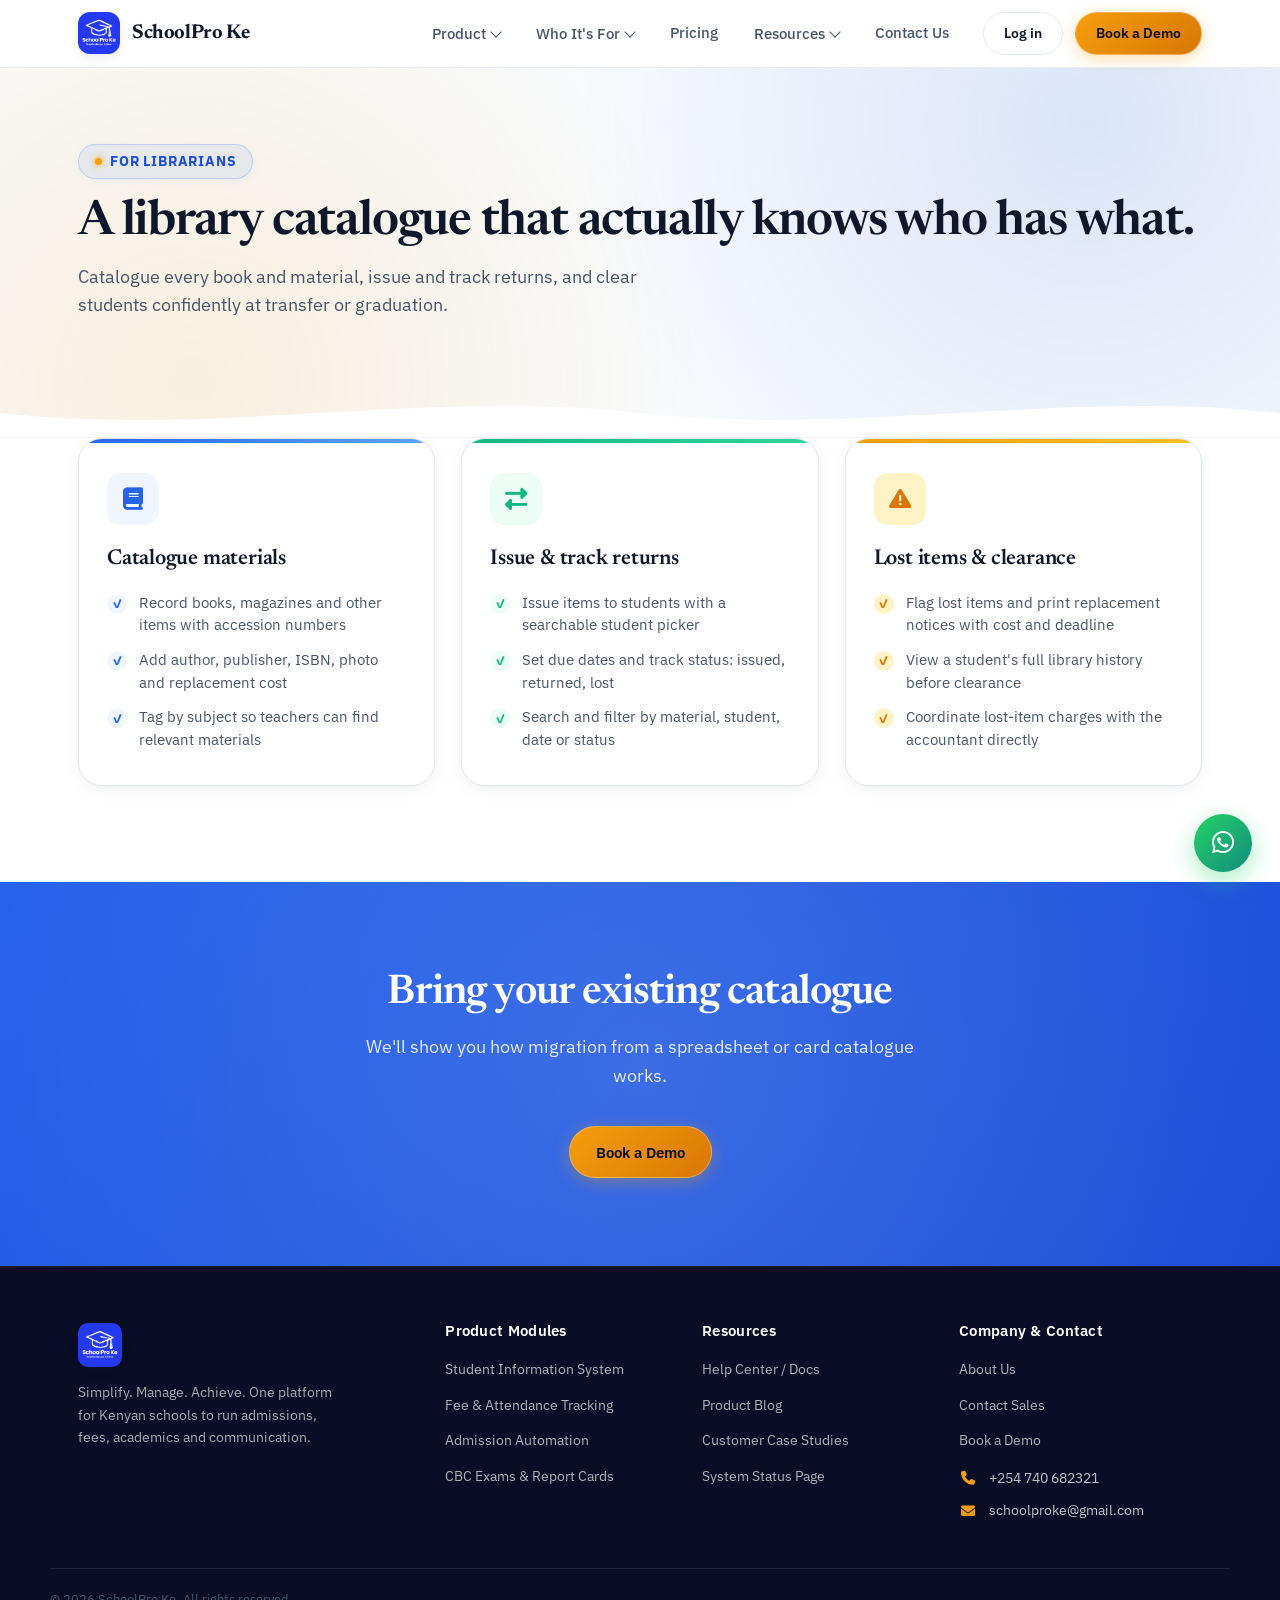
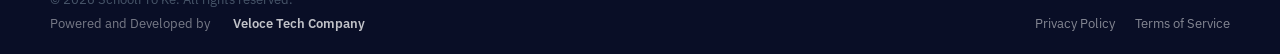
<file: for-librarians/index.html>
<!DOCTYPE html>
<html lang="en">
<head>
<meta charset="UTF-8">
<meta name="viewport" content="width=device-width, initial-scale=1.0, viewport-fit=cover">
<title>For Librarians · SchoolPro Ke</title>
<meta name="description" content="How SchoolPro Ke supports school librarians — cataloguing, issuing, tracking returns and lost-item notices.">
<link rel="icon" type="image/png" href="/assets/logo.png">
<link rel="stylesheet" href="https://cdnjs.cloudflare.com/ajax/libs/font-awesome/6.5.1/css/all.min.css">
<link rel="stylesheet" href="/style.css">
</head>
<body>
<header class="header">
  <div class="navbar">
    <a href="/" class="logo-link">
      <img src="/assets/logo.png" alt="SchoolPro Ke logo">
      <span class="logo-wordmark">SchoolPro Ke</span>
    </a>
    <div class="nav-menu-wrap" id="navMenu">
      <ul class="nav-links">
        <li class="has-dropdown">
          <button class="nav-top-link" type="button">Product <span class="chevron"></span></button>
          <div class="dropdown">
            <div class="dropdown-group">
              <span class="dropdown-label">Core SIS</span>
              <a class="dropdown-item" href="/#core-sis">Student Information System<span class="item-sub">Enrolment, records, streams &amp; status</span></a>
              <a class="dropdown-item" href="/#core-sis">Attendance &amp; Timetabling<span class="item-sub">Daily attendance, conflict-free timetables</span></a>
            </div>
            <div class="dropdown-group">
              <span class="dropdown-label">Fee Management</span>
              <a class="dropdown-item" href="/#fee-management">Fee Collection &amp; M-Pesa<span class="item-sub">Payments, structures, notices &amp; SMS</span></a>
              <a class="dropdown-item" href="/#fee-management">Fee Analytics<span class="item-sub">Expected vs. collected, arrears</span></a>
            </div>
            <div class="dropdown-group">
              <span class="dropdown-label">Parent App</span>
              <a class="dropdown-item" href="/#communication">Parent Portal<span class="item-sub">Report cards, statements, attendance</span></a>
              <a class="dropdown-item" href="/#communication">Announcements &amp; SMS<span class="item-sub">Approved updates to guardians</span></a>
            </div>
          </div>
        </li>
        <li class="has-dropdown">
          <button class="nav-top-link" type="button">Who It's For <span class="chevron"></span></button>
          <div class="dropdown">
            <a class="dropdown-item" href="/for-roles/?role=principals">For Principals<span class="item-sub">A school-wide dashboard, every approval in one place</span></a>
            <a class="dropdown-item" href="/for-roles/?role=teachers">For Teachers<span class="item-sub">Class and subject-teacher workspaces</span></a>
            <a class="dropdown-item" href="/for-roles/?role=parents">For Parents<span class="item-sub">Each child's fees, learning and school life</span></a>
            <a class="dropdown-item" href="/for-registrars-accountants/">For Registrars<span class="item-sub">Admissions, staff accounts and timetables</span></a>
            <a class="dropdown-item" href="/for-roles/?role=accountants">For Accountants<span class="item-sub">Fees, notices and collection insights</span></a>
            <a class="dropdown-item" href="/for-librarians/">For Librarians<span class="item-sub">Catalogue, issue, track returns</span></a>
          </div>
        </li>
        <li><a href="/pricing/">Pricing</a></li>
        <li class="has-dropdown">
          <button class="nav-top-link" type="button">Resources <span class="chevron"></span></button>
          <div class="dropdown">
            <a class="dropdown-item" href="/resources/#help-center">Help Center / Docs</a>
            <a class="dropdown-item" href="/resources/#blog">Product Blog</a>
            <a class="dropdown-item" href="/resources/#case-studies">Customer Case Studies</a>
            <a class="dropdown-item" href="/resources/#status">System Status</a>
          </div>
        </li>
        <li><a href="/contact-us/">Contact Us</a></li>
      </ul>
      <div class="nav-right">
        <a href="https://schoolpro-ke-coded-by-44-men-of-veloce-in.base44.app/" target="_blank" rel="noopener noreferrer" class="btn btn-ghost btn-small">Log in</a>
        <a href="/contact-us/" class="btn btn-primary btn-small">Book a Demo</a>
      </div>
    </div>
    <button class="hamburger" id="hamburger" aria-label="Toggle menu"><span class="bar"></span><span class="bar"></span><span class="bar"></span></button>
  </div>
</header>

<section class="page-hero">
  <div class="container">
    <span class="eyebrow">For Librarians</span>
    <h1>A library catalogue that actually knows who has what.</h1>
    <p>Catalogue every book and material, issue and track returns, and clear students confidently at transfer or graduation.</p>
  </div>
  <div class="wave-divider"><svg viewBox="0 0 1200 60" preserveAspectRatio="none"><path d="M0,30 C200,60 400,0 600,30 C800,60 1000,0 1200,30 L1200,60 L0,60 Z" fill="#FFFFFF"></path></svg></div>
</section>

<section class="section" style="padding-top:0;">
  <div class="container">
    <div class="pillars-grid">
      <div class="pillar-card p1">
        <div class="pillar-icon"><i class="fas fa-book"></i></div>
        <h3>Catalogue materials</h3>
        <ul>
          <li>Record books, magazines and other items with accession numbers</li>
          <li>Add author, publisher, ISBN, photo and replacement cost</li>
          <li>Tag by subject so teachers can find relevant materials</li>
        </ul>
      </div>
      <div class="pillar-card p2">
        <div class="pillar-icon"><i class="fas fa-right-left"></i></div>
        <h3>Issue &amp; track returns</h3>
        <ul>
          <li>Issue items to students with a searchable student picker</li>
          <li>Set due dates and track status: issued, returned, lost</li>
          <li>Search and filter by material, student, date or status</li>
        </ul>
      </div>
      <div class="pillar-card p3">
        <div class="pillar-icon"><i class="fas fa-triangle-exclamation"></i></div>
        <h3>Lost items &amp; clearance</h3>
        <ul>
          <li>Flag lost items and print replacement notices with cost and deadline</li>
          <li>View a student's full library history before clearance</li>
          <li>Coordinate lost-item charges with the accountant directly</li>
        </ul>
      </div>
    </div>
  </div>
</section>

<section class="closer">
  <div class="container">
    <h2>Bring your existing catalogue</h2>
    <p>We'll show you how migration from a spreadsheet or card catalogue works.</p>
    <div class="closer-actions">
      <a href="/contact-us/" class="btn btn-primary">Book a Demo</a>
    </div>
  </div>
</section>

<footer class="footer">
  <div class="container footer-top">
    <div class="footer-grid">
      <div class="footer-col">
        <a href="/" class="logo-link">
          <img src="/assets/logo.png" alt="SchoolPro Ke logo" style="height:44px;width:44px;border-radius:10px;">
        </a>
        <p class="footer-brand-desc">Simplify. Manage. Achieve. One platform for Kenyan schools to run admissions, fees, academics and communication.</p>
                <div class="social-row">
          <a href="https://x.com/SchoolProKe" target="_blank" rel="noopener noreferrer" aria-label="X (Twitter)"><i class="fab fa-x-twitter"></i></a>
          <a href="https://www.instagram.com/schoolpro_ke/" target="_blank" rel="noopener noreferrer" aria-label="Instagram"><i class="fab fa-instagram"></i></a>
          <a href="https://www.facebook.com/profile.php?id=61594806435156" target="_blank" rel="noopener noreferrer" aria-label="Facebook"><i class="fab fa-facebook-f"></i></a>
          <a href="https://www.tiktok.com/@schoolpro_ke?lang=en" target="_blank" rel="noopener noreferrer" aria-label="TikTok"><i class="fab fa-tiktok"></i></a>
        </div>
      </div>
      <div class="footer-col">
        <h4>Product Modules</h4>
        <ul class="footer-links">
          <li><a href="/#core-sis">Student Information System</a></li>
          <li><a href="/#fee-management">Fee &amp; Attendance Tracking</a></li>
          <li><a href="/#core-sis">Admission Automation</a></li>
          <li><a href="/#core-sis">CBC Exams &amp; Report Cards</a></li>
        </ul>
      </div>
      <div class="footer-col">
        <h4>Resources</h4>
        <ul class="footer-links">
          <li><a href="/resources/#help-center">Help Center / Docs</a></li>
          <li><a href="/resources/#blog">Product Blog</a></li>
          <li><a href="/resources/#case-studies">Customer Case Studies</a></li>
          <li><a href="/resources/#status">System Status Page</a></li>
        </ul>
      </div>
      <div class="footer-col">
        <h4>Company &amp; Contact</h4>
        <ul class="footer-links">
          <li><a href="/contact-us/">About Us</a></li>
          <li><a href="/contact-us/">Contact Sales</a></li>
          <li><a href="/contact-us/">Book a Demo</a></li>
        </ul>
        <div class="footer-contact-item" style="margin-top:14px;"><i class="fas fa-phone"></i><a href="tel:+254740682321">+254 740 682321</a></div>
        <div class="footer-contact-item"><i class="fas fa-envelope"></i><a href="mailto:schoolproke@gmail.com">schoolproke@gmail.com</a></div>
      </div>
    </div>
  </div>
  <div class="container footer-bottom">
    <div class="footer-bottom-left">
      <p>© 2026 SchoolPro Ke. All rights reserved.</p>
      <p class="powered-by">Powered and Developed by <a href="https://velocetechcompany.com/" target="_blank" rel="noopener noreferrer">Veloce Tech Company</a></p>
    </div>
    <div>
      <a href="/privacy-policy/">Privacy Policy</a>
      <a href="/terms/">Terms of Service</a>
    </div>
  </div>
</footer>

<a href="https://wa.me/254740682321?text=Hello%20SchoolPro%20Ke%2C%20I%20have%20a%20question."
   class="whatsapp-float" target="_blank" rel="noopener noreferrer" aria-label="Chat on WhatsApp"><i class="fab fa-whatsapp"></i></a>

<script src="/script.js"></script>
</body>
</html>
</file>
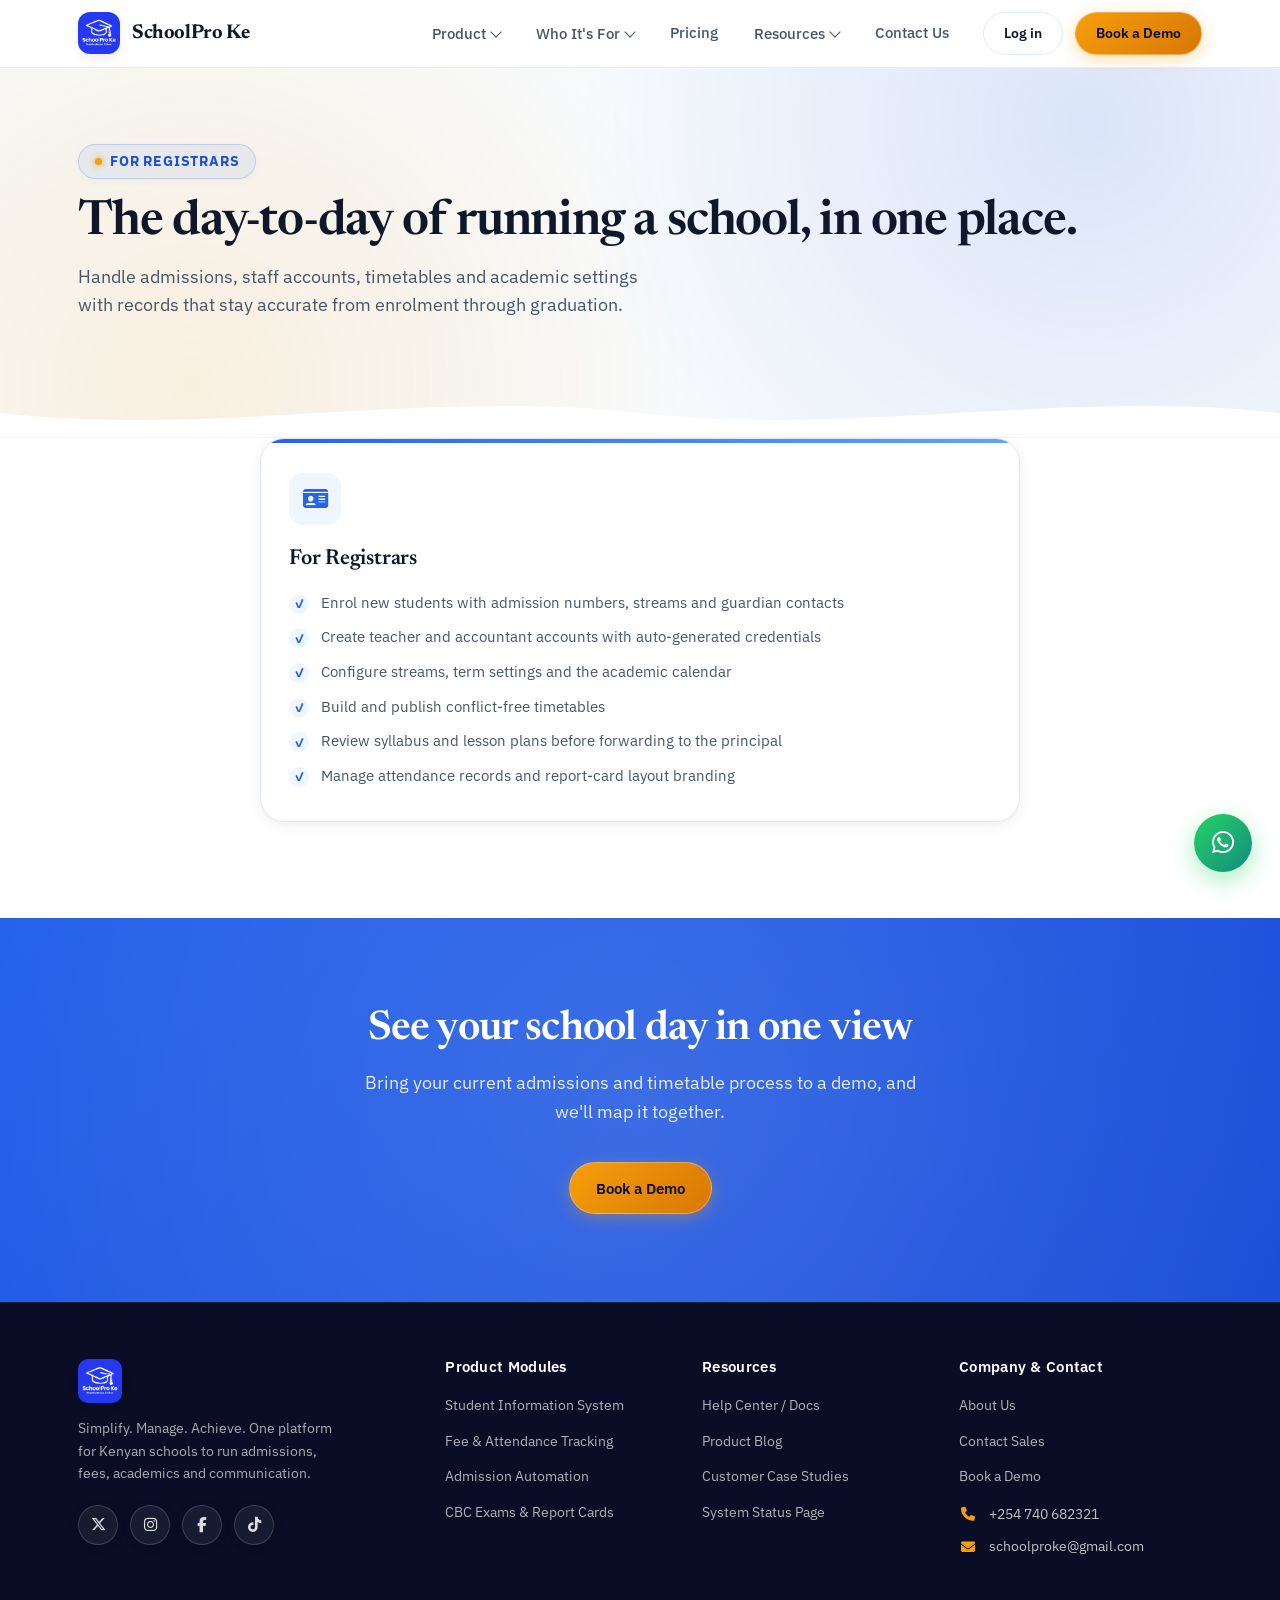
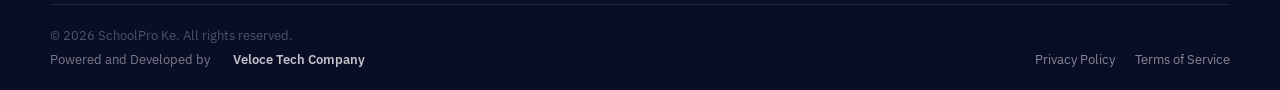
<file: for-registrars-accountants/index.html>
<!DOCTYPE html>
<html lang="en">
<head>
<meta charset="UTF-8">
<meta name="viewport" content="width=device-width, initial-scale=1.0, viewport-fit=cover">
<title>For Registrars & Accountants · SchoolPro Ke</title>
<meta name="description" content="How SchoolPro Ke supports school registrars and accountants — admissions, staff accounts, fee structures and collection.">
<link rel="icon" type="image/png" href="/assets/logo.png">
<link rel="stylesheet" href="https://cdnjs.cloudflare.com/ajax/libs/font-awesome/6.5.1/css/all.min.css">
<link rel="stylesheet" href="/style.css">
</head>
<body class="registrar-page">
<header class="header">
  <div class="navbar">
    <a href="/" class="logo-link">
      <img src="/assets/logo.png" alt="SchoolPro Ke logo">
      <span class="logo-wordmark">SchoolPro Ke</span>
    </a>
    <div class="nav-menu-wrap" id="navMenu">
      <ul class="nav-links">
        <li class="has-dropdown">
          <button class="nav-top-link" type="button">Product <span class="chevron"></span></button>
          <div class="dropdown">
            <div class="dropdown-group">
              <span class="dropdown-label">Core SIS</span>
              <a class="dropdown-item" href="/#core-sis">Student Information System<span class="item-sub">Enrolment, records, streams &amp; status</span></a>
              <a class="dropdown-item" href="/#core-sis">Attendance &amp; Timetabling<span class="item-sub">Daily attendance, conflict-free timetables</span></a>
            </div>
            <div class="dropdown-group">
              <span class="dropdown-label">Fee Management</span>
              <a class="dropdown-item" href="/#fee-management">Fee Collection &amp; M-Pesa<span class="item-sub">Payments, structures, notices &amp; SMS</span></a>
              <a class="dropdown-item" href="/#fee-management">Fee Analytics<span class="item-sub">Expected vs. collected, arrears</span></a>
            </div>
            <div class="dropdown-group">
              <span class="dropdown-label">Parent App</span>
              <a class="dropdown-item" href="/#communication">Parent Portal<span class="item-sub">Report cards, statements, attendance</span></a>
              <a class="dropdown-item" href="/#communication">Announcements &amp; SMS<span class="item-sub">Approved updates to guardians</span></a>
            </div>
          </div>
        </li>
        <li class="has-dropdown">
          <button class="nav-top-link" type="button">Who It's For <span class="chevron"></span></button>
          <div class="dropdown">
            <a class="dropdown-item" href="/for-roles/?role=principals">For Principals<span class="item-sub">A school-wide dashboard, every approval in one place</span></a>
            <a class="dropdown-item" href="/for-roles/?role=teachers">For Teachers<span class="item-sub">Class and subject-teacher workspaces</span></a>
            <a class="dropdown-item" href="/for-roles/?role=parents">For Parents<span class="item-sub">Each child's fees, learning and school life</span></a>
            <a class="dropdown-item" href="/for-registrars-accountants/">For Registrars<span class="item-sub">Admissions, staff accounts and timetables</span></a>
            <a class="dropdown-item" href="/for-roles/?role=accountants">For Accountants<span class="item-sub">Fees, notices and collection insights</span></a>
            <a class="dropdown-item" href="/for-librarians/">For Librarians<span class="item-sub">Catalogue, issue, track returns</span></a>
          </div>
        </li>
        <li><a href="/pricing/">Pricing</a></li>
        <li class="has-dropdown">
          <button class="nav-top-link" type="button">Resources <span class="chevron"></span></button>
          <div class="dropdown">
            <a class="dropdown-item" href="/resources/#help-center">Help Center / Docs</a>
            <a class="dropdown-item" href="/resources/#blog">Product Blog</a>
            <a class="dropdown-item" href="/resources/#case-studies">Customer Case Studies</a>
            <a class="dropdown-item" href="/resources/#status">System Status</a>
          </div>
        </li>
        <li><a href="/contact-us/">Contact Us</a></li>
      </ul>
      <div class="nav-right">
        <a href="https://schoolpro-ke-coded-by-44-men-of-veloce-in.base44.app/" target="_blank" rel="noopener noreferrer" class="btn btn-ghost btn-small">Log in</a>
        <a href="/contact-us/" class="btn btn-primary btn-small">Book a Demo</a>
      </div>
    </div>
    <button class="hamburger" id="hamburger" aria-label="Toggle menu"><span class="bar"></span><span class="bar"></span><span class="bar"></span></button>
  </div>
</header>

<section class="page-hero">
  <div class="container">
    <span class="eyebrow">For Registrars</span>
    <h1>The day-to-day of running a school, in one place.</h1>
    <p>Handle admissions, staff accounts, timetables and academic settings with records that stay accurate from enrolment through graduation.</p>
  </div>
  <div class="wave-divider"><svg viewBox="0 0 1200 60" preserveAspectRatio="none"><path d="M0,30 C200,60 400,0 600,30 C800,60 1000,0 1200,30 L1200,60 L0,60 Z" fill="#FFFFFF"></path></svg></div>
</section>

<section class="section" style="padding-top:0;">
  <div class="container pillars-grid">
    <div class="pillar-card p1">
      <div class="pillar-icon"><i class="fas fa-id-card"></i></div>
      <h3>For Registrars</h3>
      <ul>
        <li>Enrol new students with admission numbers, streams and guardian contacts</li>
        <li>Create teacher and accountant accounts with auto-generated credentials</li>
        <li>Configure streams, term settings and the academic calendar</li>
        <li>Build and publish conflict-free timetables</li>
        <li>Review syllabus and lesson plans before forwarding to the principal</li>
        <li>Manage attendance records and report-card layout branding</li>
      </ul>
    </div>
    <div class="pillar-card p2">
      <div class="pillar-icon"><i class="fas fa-coins"></i></div>
      <h3>For Accountants</h3>
      <ul>
        <li>Record fee payments — cash, M-Pesa or bank — with proof of payment</li>
        <li>Set fee structures per grade, term and year</li>
        <li>View a drill-down fee dashboard: expected, collected, outstanding</li>
        <li>Generate fee notices and SMS balance reminders automatically</li>
        <li>Track collection trends and payment-method analytics</li>
        <li>Keep balances harmonised across statements, notices and report cards</li>
      </ul>
    </div>
  </div>
</section>

<section class="closer">
  <div class="container">
    <h2>See your school day in one view</h2>
    <p>Bring your current admissions and timetable process to a demo, and we'll map it together.</p>
    <div class="closer-actions">
      <a href="/contact-us/" class="btn btn-primary">Book a Demo</a>
    </div>
  </div>
</section>

<footer class="footer">
  <div class="container footer-top">
    <div class="footer-grid">
      <div class="footer-col">
        <a href="/" class="logo-link">
          <img src="/assets/logo.png" alt="SchoolPro Ke logo" style="height:44px;width:44px;border-radius:10px;">
        </a>
        <p class="footer-brand-desc">Simplify. Manage. Achieve. One platform for Kenyan schools to run admissions, fees, academics and communication.</p>
                <div class="social-row">
          <a href="https://x.com/SchoolProKe" target="_blank" rel="noopener noreferrer" aria-label="X (Twitter)"><i class="fab fa-x-twitter"></i></a>
          <a href="https://www.instagram.com/schoolpro_ke/" target="_blank" rel="noopener noreferrer" aria-label="Instagram"><i class="fab fa-instagram"></i></a>
          <a href="https://www.facebook.com/profile.php?id=61594806435156" target="_blank" rel="noopener noreferrer" aria-label="Facebook"><i class="fab fa-facebook-f"></i></a>
          <a href="https://www.tiktok.com/@schoolpro_ke?lang=en" target="_blank" rel="noopener noreferrer" aria-label="TikTok"><i class="fab fa-tiktok"></i></a>
        </div>
      </div>
      <div class="footer-col">
        <h4>Product Modules</h4>
        <ul class="footer-links">
          <li><a href="/#core-sis">Student Information System</a></li>
          <li><a href="/#fee-management">Fee &amp; Attendance Tracking</a></li>
          <li><a href="/#core-sis">Admission Automation</a></li>
          <li><a href="/#core-sis">CBC Exams &amp; Report Cards</a></li>
        </ul>
      </div>
      <div class="footer-col">
        <h4>Resources</h4>
        <ul class="footer-links">
          <li><a href="/resources/#help-center">Help Center / Docs</a></li>
          <li><a href="/resources/#blog">Product Blog</a></li>
          <li><a href="/resources/#case-studies">Customer Case Studies</a></li>
          <li><a href="/resources/#status">System Status Page</a></li>
        </ul>
      </div>
      <div class="footer-col">
        <h4>Company &amp; Contact</h4>
        <ul class="footer-links">
          <li><a href="/contact-us/">About Us</a></li>
          <li><a href="/contact-us/">Contact Sales</a></li>
          <li><a href="/contact-us/">Book a Demo</a></li>
        </ul>
        <div class="footer-contact-item" style="margin-top:14px;"><i class="fas fa-phone"></i><a href="tel:+254740682321">+254 740 682321</a></div>
        <div class="footer-contact-item"><i class="fas fa-envelope"></i><a href="mailto:schoolproke@gmail.com">schoolproke@gmail.com</a></div>
      </div>
    </div>
  </div>
  <div class="container footer-bottom">
    <div class="footer-bottom-left">
      <p>© 2026 SchoolPro Ke. All rights reserved.</p>
      <p class="powered-by">Powered and Developed by <a href="https://velocetechcompany.com/" target="_blank" rel="noopener noreferrer">Veloce Tech Company</a></p>
    </div>
    <div>
      <a href="/privacy-policy/">Privacy Policy</a>
      <a href="/terms/">Terms of Service</a>
    </div>
  </div>
</footer>

<a href="https://wa.me/254740682321?text=Hello%20SchoolPro%20Ke%2C%20I%20have%20a%20question."
   class="whatsapp-float" target="_blank" rel="noopener noreferrer" aria-label="Chat on WhatsApp"><i class="fab fa-whatsapp"></i></a>

<script src="/script.js"></script>
</body>
</html>
</file>
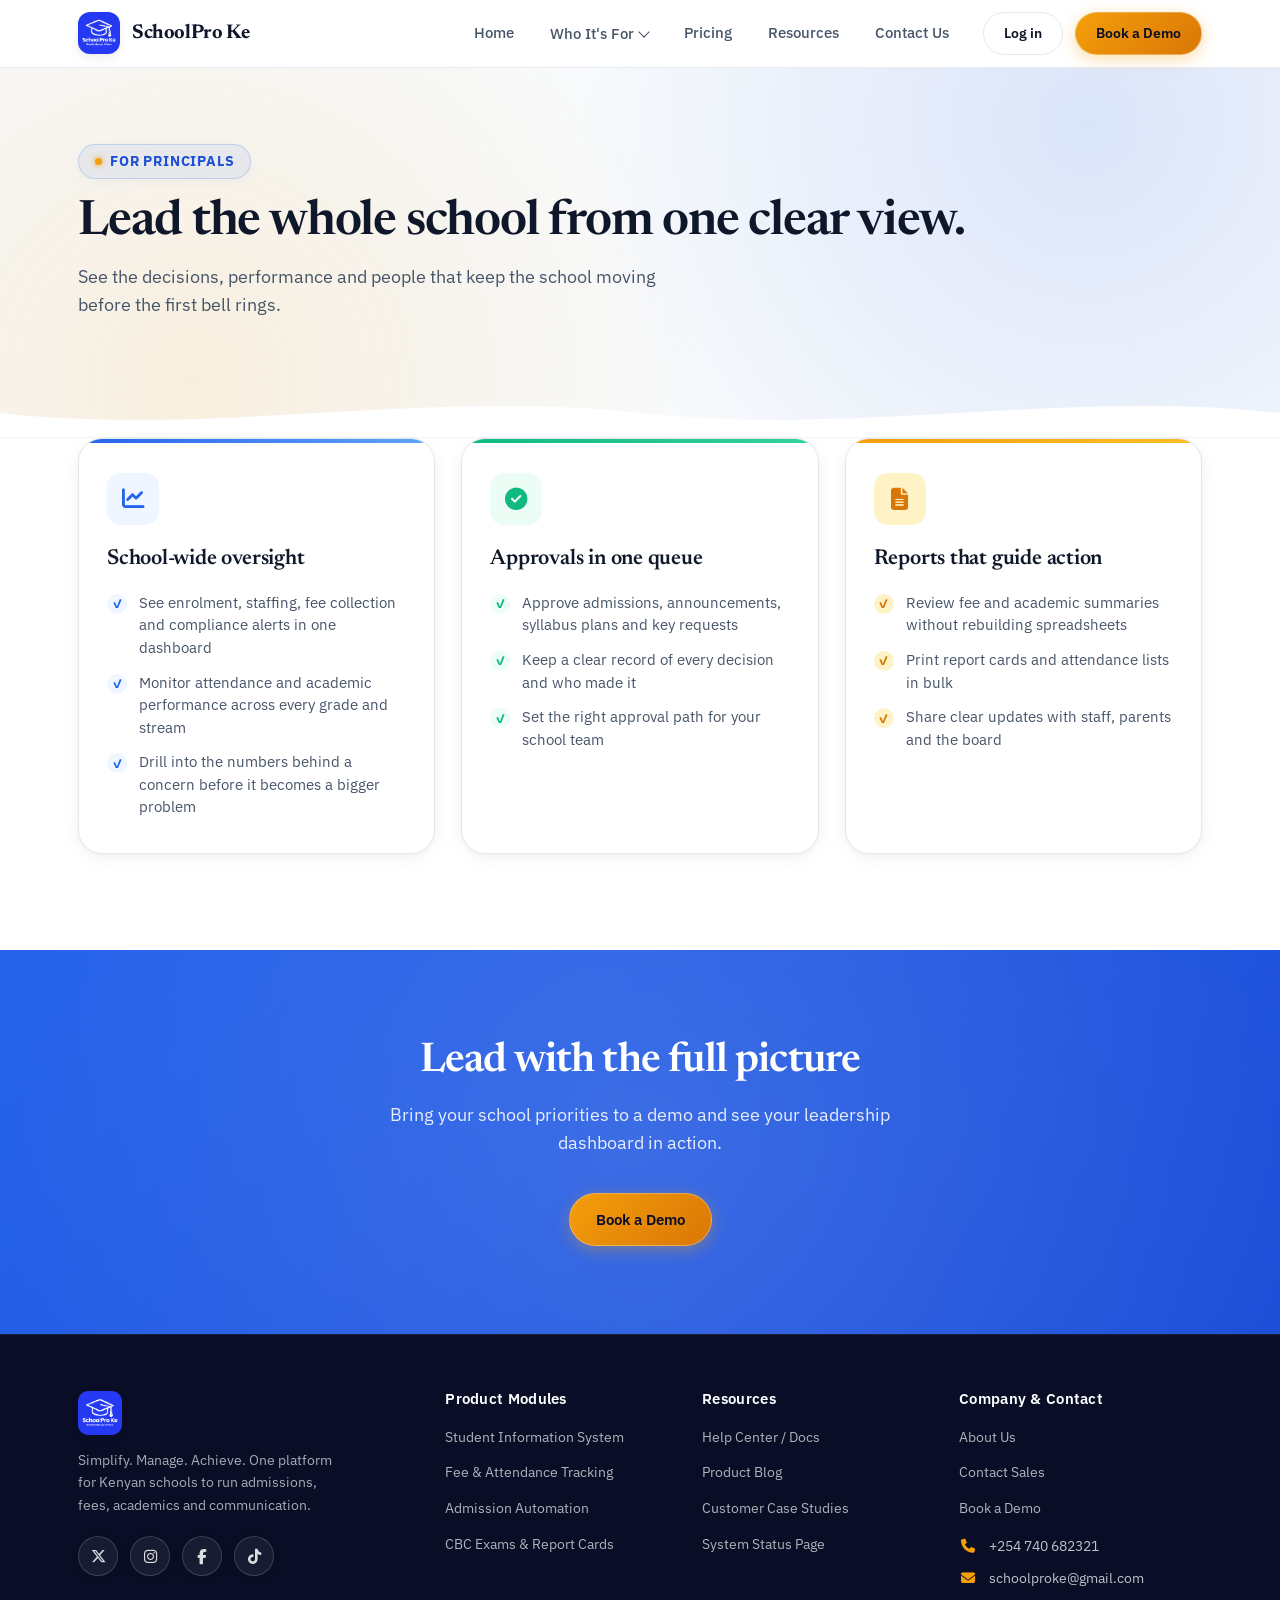
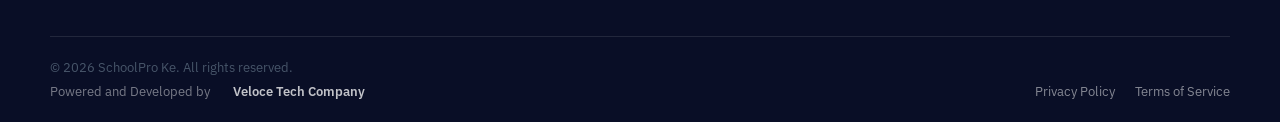
<file: for-roles/index.html>
<!DOCTYPE html>
<html lang="en">
<head>
<meta charset="UTF-8">
<meta name="viewport" content="width=device-width, initial-scale=1.0, viewport-fit=cover">
<title>SchoolPro Ke</title>
<meta name="description" content="How SchoolPro Ke supports every role in a school.">
<link rel="icon" type="image/png" href="/assets/logo.png">
<link rel="stylesheet" href="https://cdnjs.cloudflare.com/ajax/libs/font-awesome/6.5.1/css/all.min.css">
<link rel="stylesheet" href="/style.css">
</head>
<body>
<header class="header">
  <div class="navbar">
    <a href="/" class="logo-link"><img src="/assets/logo.png" alt="SchoolPro Ke logo"><span class="logo-wordmark">SchoolPro Ke</span></a>
    <div class="nav-menu-wrap" id="navMenu">
      <ul class="nav-links">
        <li><a href="/">Home</a></li>
        <li class="has-dropdown">
          <button class="nav-top-link" type="button">Who It's For <span class="chevron"></span></button>
          <div class="dropdown">
            <a class="dropdown-item" href="/for-roles/?role=principals">For Principals<span class="item-sub">Leadership, approvals and school-wide insight</span></a>
            <a class="dropdown-item" href="/for-roles/?role=teachers">For Teachers<span class="item-sub">Class and subject-teacher workspaces</span></a>
            <a class="dropdown-item" href="/for-roles/?role=parents">For Parents<span class="item-sub">Your child's learning, fees and school life</span></a>
            <a class="dropdown-item" href="/for-registrars-accountants/">For Registrars<span class="item-sub">Admissions, staff accounts and timetables</span></a>
            <a class="dropdown-item" href="/for-roles/?role=accountants">For Accountants<span class="item-sub">Fees, notices and collection insights</span></a>
            <a class="dropdown-item" href="/for-librarians/">For Librarians<span class="item-sub">Catalogue, issue and track returns</span></a>
          </div>
        </li>
        <li><a href="/pricing/">Pricing</a></li>
        <li><a href="/resources/">Resources</a></li>
        <li><a href="/contact-us/">Contact Us</a></li>
      </ul>
      <div class="nav-right"><a href="https://schoolpro-ke-coded-by-44-men-of-veloce-in.base44.app/" target="_blank" rel="noopener noreferrer" class="btn btn-ghost btn-small">Log in</a><a href="/contact-us/" class="btn btn-primary btn-small">Book a Demo</a></div>
    </div>
    <button class="hamburger" id="hamburger" aria-label="Toggle menu"><span class="bar"></span><span class="bar"></span><span class="bar"></span></button>
  </div>
</header>

<section class="page-hero">
  <div class="container">
    <span class="eyebrow" id="role-label">For Principals</span>
    <h1 id="role-title">Lead the whole school from one clear view.</h1>
    <p id="role-description">Stay close to the decisions, performance and people that keep the school moving.</p>
  </div>
  <div class="wave-divider"><svg viewBox="0 0 1200 60" preserveAspectRatio="none" aria-hidden="true"><path d="M0,30 C200,60 400,0 600,30 C800,60 1000,0 1200,30 L1200,60 L0,60 Z" fill="#FFFFFF"></path></svg></div>
</section>

<section class="section" style="padding-top:0;"><div class="container"><div class="pillars-grid" id="role-cards"></div></div></section>

<section class="closer"><div class="container"><h2 id="closer-title">See it with your school data</h2><p id="closer-text">Book a demo and we will show you the workflow for your role.</p><div class="closer-actions"><a href="/contact-us/" class="btn btn-primary">Book a Demo</a></div></div></section>

<footer class="footer"><div class="container footer-top"><div class="footer-grid"><div class="footer-col"><a href="/" class="logo-link"><img src="/assets/logo.png" alt="SchoolPro Ke logo" style="height:44px;width:44px;border-radius:10px;"></a><p class="footer-brand-desc">Simplify. Manage. Achieve. One platform for Kenyan schools to run admissions, fees, academics and communication.</p></div><div class="footer-col"><h4>Product Modules</h4><ul class="footer-links"><li><a href="/#core-sis">Student Information System</a></li><li><a href="/#fee-management">Fee &amp; Attendance Tracking</a></li><li><a href="/#core-sis">CBC Exams &amp; Report Cards</a></li></ul></div><div class="footer-col"><h4>Resources</h4><ul class="footer-links"><li><a href="/resources/#help-center">Help Center / Docs</a></li><li><a href="/resources/#blog">Product Blog</a></li><li><a href="/resources/#case-studies">Customer Case Studies</a></li></ul></div><div class="footer-col"><h4>Company &amp; Contact</h4><ul class="footer-links"><li><a href="/contact-us/">Contact Sales</a></li><li><a href="/contact-us/">Book a Demo</a></li></ul><div class="footer-contact-item" style="margin-top:14px;"><i class="fas fa-phone"></i><a href="tel:+254740682321">+254 740 682321</a></div></div></div></div><div class="container footer-bottom"><div class="footer-bottom-left"><p>&copy; 2026 SchoolPro Ke. All rights reserved.</p></div><div><a href="/privacy-policy/">Privacy Policy</a><a href="/terms/">Terms of Service</a></div></div></footer>

<script>
  const roleData = {
    principals: {
      label: 'For Principals', title: 'Lead the whole school from one clear view.',
      description: 'See the decisions, performance and people that keep the school moving before the first bell rings.',
      closerTitle: 'Lead with the full picture', closerText: 'Bring your school priorities to a demo and see your leadership dashboard in action.',
      cards: [
        ['fa-chart-line', 'School-wide oversight', ['See enrolment, staffing, fee collection and compliance alerts in one dashboard', 'Monitor attendance and academic performance across every grade and stream', 'Drill into the numbers behind a concern before it becomes a bigger problem']],
        ['fa-circle-check', 'Approvals in one queue', ['Approve admissions, announcements, syllabus plans and key requests', 'Keep a clear record of every decision and who made it', 'Set the right approval path for your school team']],
        ['fa-file-lines', 'Reports that guide action', ['Review fee and academic summaries without rebuilding spreadsheets', 'Print report cards and attendance lists in bulk', 'Share clear updates with staff, parents and the board']] ]
    },
    teachers: {
      label: 'For Teachers', title: 'Two teacher workspaces, each focused on the learners you teach.',
      description: 'Class Teachers manage their homeroom. Subject Teachers manage only their assigned subjects and learners.',
      closerTitle: 'Give every teacher a focused workspace', closerText: 'See how SchoolPro Ke keeps teaching work organised without giving staff access to information they do not need.',
      cards: [
        ['fa-users', 'For Class Teachers', ['Manage the assigned homeroom or stream and its student list', 'Take daily attendance: present, absent, late or excused', 'View class-level performance, notices, clubs and learner support information']],
        ['fa-book-open', 'For Subject Teachers', ['Access only the subjects, grades, streams and students assigned to you', 'Enter CBC marks and assessment results for your subject', 'Prepare lesson plans and track subject performance without seeing unrelated classes']],
        ['fa-calendar-check', 'Teaching work, in one place', ['View your timetable and assigned classes', 'Share learning updates with the registrar and principal', 'Keep marks ready for approved report cards']] ]
    },
    parents: {
      label: 'For Parents', title: 'Everything about your child&apos;s school life, without a call to the office.',
      description: 'A parent sees only their own child or children &mdash; never another learner&apos;s information.',
      closerTitle: 'Give parents clarity, not more paperwork', closerText: 'See a parent portal that answers everyday questions while keeping each learner&apos;s data private.',
      cards: [
        ['fa-user-graduate', 'Your child&apos;s profile', ['View each linked child&apos;s profile, class and academic performance', 'See class attendance and follow up early when attendance changes', 'View clubs and societies your child belongs to']],
        ['fa-receipt', 'Fees and statements', ['Check fee balances and payment history for each child', 'Download fee statements and use the correct payment reference', 'Receive balance reminders and school-approved notices']],
        ['fa-book', 'Learning and school resources', ['View report cards, assigned holiday work and teacher updates', 'See books and other reading materials assigned by the school', 'Switch securely between your own children without access to any other student']] ]
    },
    accountants: {
      label: 'For Accountants', title: 'Fee collection with every shilling accounted for.',
      description: 'Run payments, fee structures and parent notices from one financial record that stays in sync everywhere.',
      closerTitle: 'See it with your fee structure', closerText: 'Bring a real term&apos;s fee process to a demo and we will map it together.',
      cards: [
        ['fa-money-bill-wave', 'Collect and confirm payments', ['Record cash, M-Pesa and bank payments with proof of payment', 'Search a family or learner before posting a payment', 'Keep one current balance across statements and reports']],
        ['fa-sliders', 'Set the right fee structure', ['Set fees by grade, term and academic year', 'Apply approved charges, discounts and payment arrangements', 'Generate accurate notices without recreating a spreadsheet']],
        ['fa-chart-pie', 'Collection insight', ['View expected, collected and outstanding balances at a glance', 'Track payment-method trends and arrears by grade', 'Send fee notices and SMS balance reminders automatically']] ]
    }
  };
  const selectedRole = new URLSearchParams(window.location.search).get('role');
  const role = roleData[selectedRole] || roleData.principals;
  document.title = role.label.replace(/&[^;]+;/g, '') + ' | SchoolPro Ke';
  document.getElementById('role-label').textContent = role.label;
  document.getElementById('role-title').innerHTML = role.title;
  document.getElementById('role-description').innerHTML = role.description;
  document.getElementById('closer-title').innerHTML = role.closerTitle;
  document.getElementById('closer-text').innerHTML = role.closerText;
  document.getElementById('role-cards').innerHTML = role.cards.map((card, index) => `<div class="pillar-card p${index + 1}"><div class="pillar-icon"><i class="fas ${card[0]}"></i></div><h3>${card[1]}</h3><ul>${card[2].map(item => `<li>${item}</li>`).join('')}</ul></div>`).join('');
</script>
<script src="/script.js"></script>
</body>
</html>
</file>
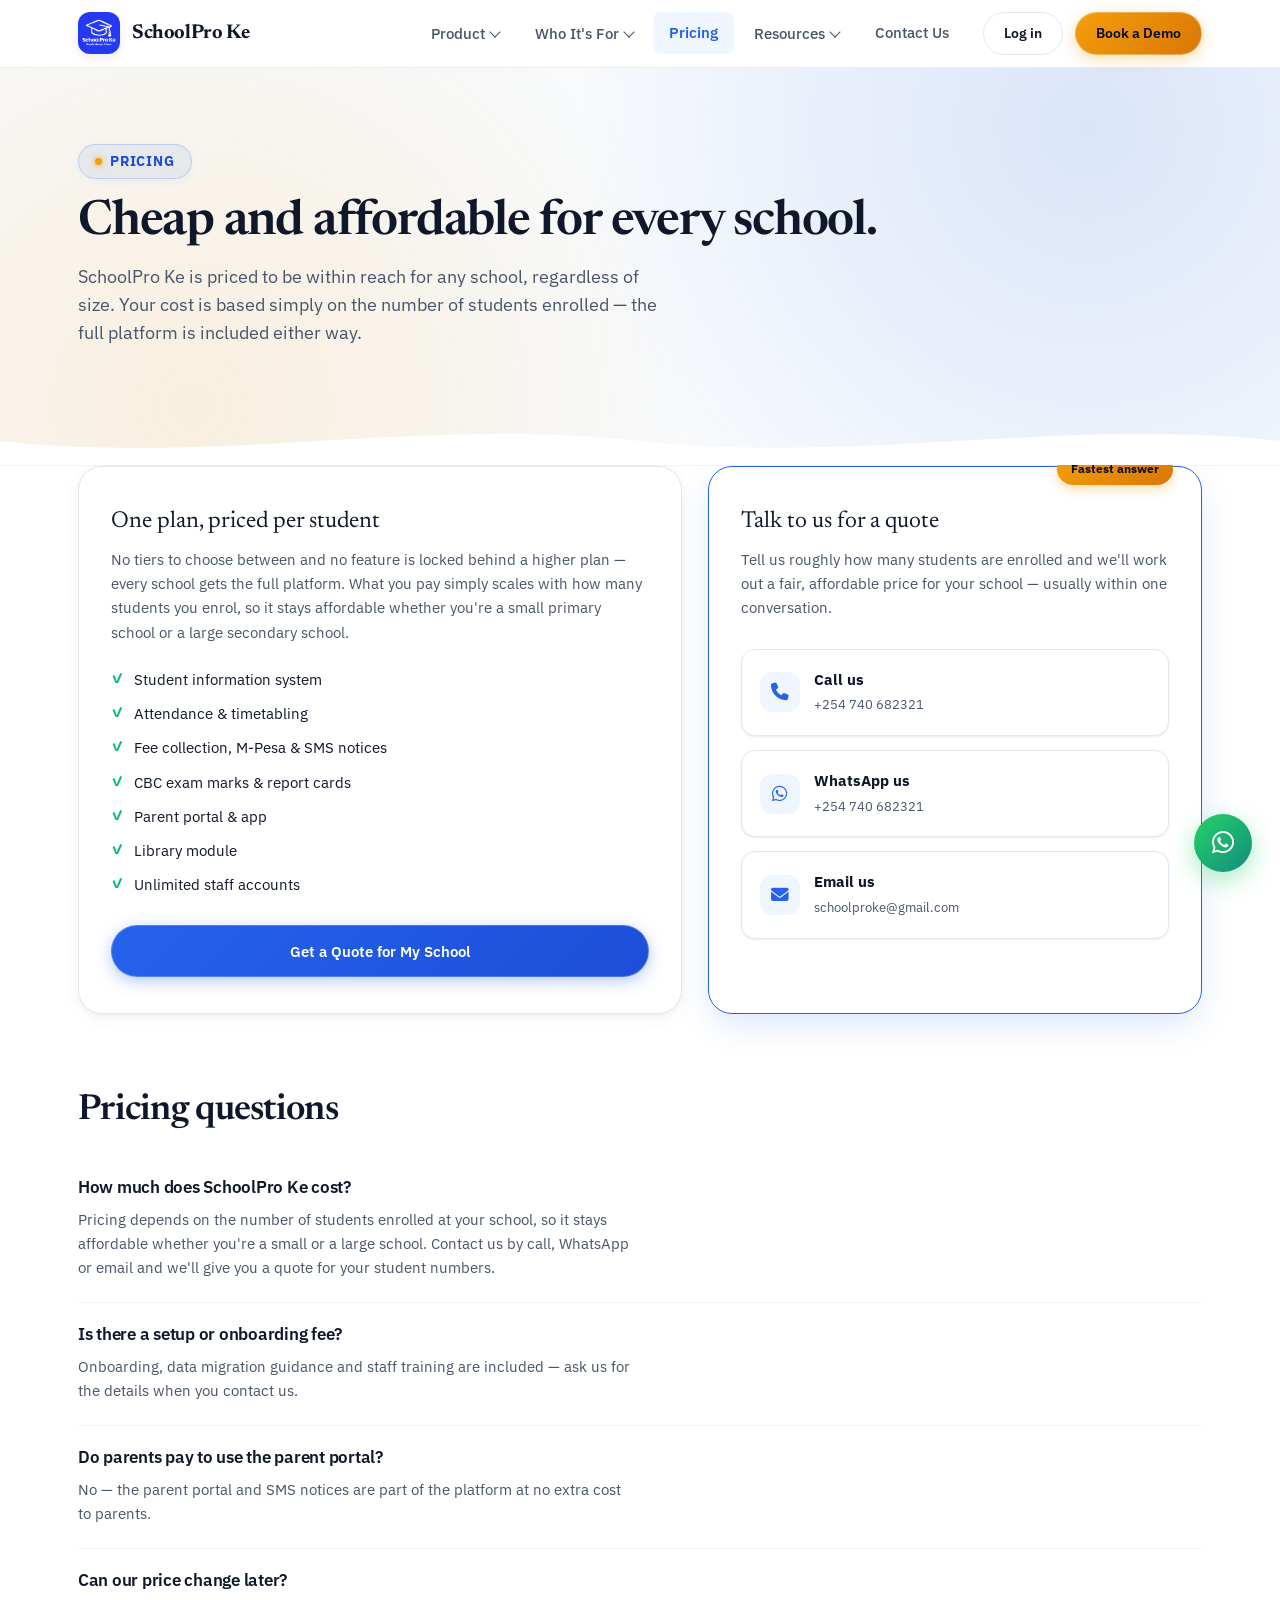
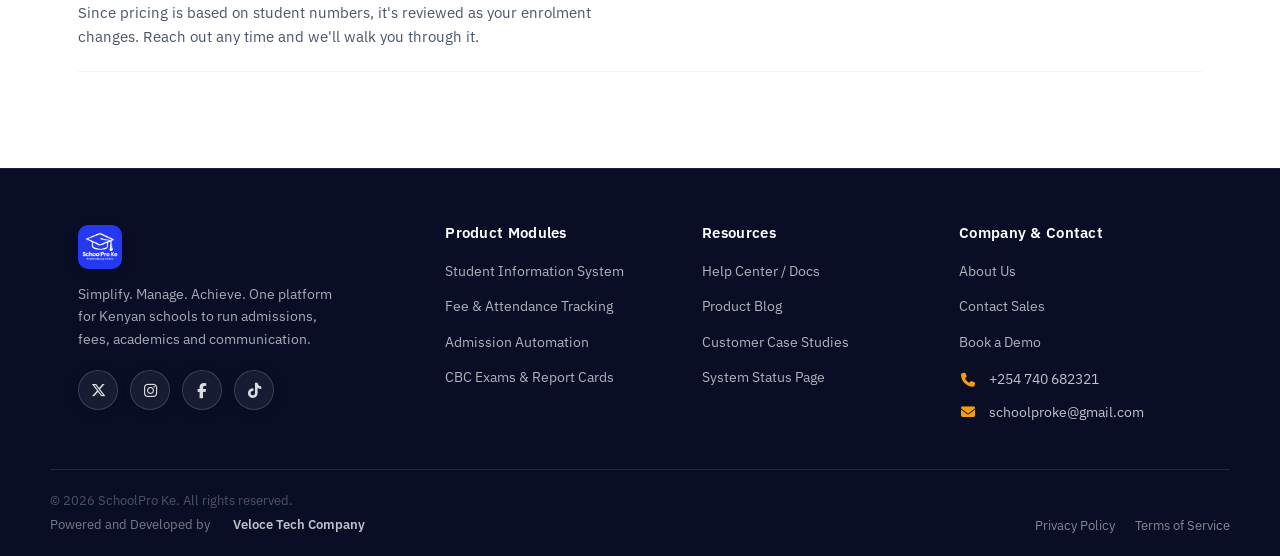
<file: pricing/index.html>
<!DOCTYPE html>
<html lang="en">
<head>
<meta charset="UTF-8">
<meta name="viewport" content="width=device-width, initial-scale=1.0, viewport-fit=cover">
<title>Pricing · SchoolPro Ke</title>
<meta name="description" content="SchoolPro Ke is priced to be affordable for every school, based on the number of students enrolled. Contact us by call, WhatsApp or email for a quote.">
<link rel="canonical" href="https://schoolproke.com/pricing/">
<link rel="icon" type="image/png" href="/assets/logo.png">
<link rel="stylesheet" href="https://cdnjs.cloudflare.com/ajax/libs/font-awesome/6.5.1/css/all.min.css">
<link rel="stylesheet" href="/style.css">
</head>
<body>

<header class="header">
  <div class="navbar">
    <a href="/" class="logo-link">
      <img src="/assets/logo.png" alt="SchoolPro Ke logo">
      <span class="logo-wordmark">SchoolPro Ke</span>
    </a>
    <div class="nav-menu-wrap" id="navMenu">
      <ul class="nav-links">
        <li class="has-dropdown">
          <button class="nav-top-link" type="button">Product <span class="chevron"></span></button>
          <div class="dropdown">
            <div class="dropdown-group">
              <span class="dropdown-label">Core SIS</span>
              <a class="dropdown-item" href="/#core-sis">Student Information System<span class="item-sub">Enrolment, records, streams &amp; status</span></a>
              <a class="dropdown-item" href="/#core-sis">Attendance &amp; Timetabling<span class="item-sub">Daily attendance, conflict-free timetables</span></a>
            </div>
            <div class="dropdown-group">
              <span class="dropdown-label">Fee Management</span>
              <a class="dropdown-item" href="/#fee-management">Fee Collection &amp; M-Pesa<span class="item-sub">Payments, structures, notices &amp; SMS</span></a>
              <a class="dropdown-item" href="/#fee-management">Fee Analytics<span class="item-sub">Expected vs. collected, arrears</span></a>
            </div>
            <div class="dropdown-group">
              <span class="dropdown-label">Parent App</span>
              <a class="dropdown-item" href="/#communication">Parent Portal<span class="item-sub">Report cards, statements, attendance</span></a>
              <a class="dropdown-item" href="/#communication">Announcements &amp; SMS<span class="item-sub">Approved updates to guardians</span></a>
            </div>
          </div>
        </li>
        <li class="has-dropdown">
          <button class="nav-top-link" type="button">Who It's For <span class="chevron"></span></button>
          <div class="dropdown">
            <a class="dropdown-item" href="/#roles?role=principals">For Principals<span class="item-sub">A school-wide dashboard, every approval in one place</span></a>
            <a class="dropdown-item" href="/#roles?role=teachers">For Teachers<span class="item-sub">Attendance, CBC marks, syllabus &amp; lesson plans</span></a>
            <a class="dropdown-item" href="/#roles?role=parents">For Parents<span class="item-sub">Fees, results and attendance in one place</span></a>
            <a class="dropdown-item" href="/for-registrars-accountants/">For Registrars &amp; Accountants<span class="item-sub">Admissions, staff accounts, fee structures</span></a>
            <a class="dropdown-item" href="/for-librarians/">For Librarians<span class="item-sub">Catalogue, issue, track returns</span></a>
          </div>
        </li>
        <li><a href="/pricing/" class="active">Pricing</a></li>
        <li class="has-dropdown">
          <button class="nav-top-link" type="button">Resources <span class="chevron"></span></button>
          <div class="dropdown">
            <a class="dropdown-item" href="/resources/#help-center">Help Center / Docs</a>
            <a class="dropdown-item" href="/resources/#blog">Product Blog</a>
            <a class="dropdown-item" href="/resources/#case-studies">Customer Case Studies</a>
            <a class="dropdown-item" href="/resources/#status">System Status</a>
          </div>
        </li>
        <li><a href="/contact-us/">Contact Us</a></li>
      </ul>
      <div class="nav-right">
        <a href="https://schoolpro-ke-coded-by-44-men-of-veloce-in.base44.app/" target="_blank" rel="noopener noreferrer" class="btn btn-ghost btn-small">Log in</a>
        <a href="/contact-us/" class="btn btn-primary btn-small">Book a Demo</a>
      </div>
    </div>
    <button class="hamburger" id="hamburger" aria-label="Toggle menu"><span class="bar"></span><span class="bar"></span><span class="bar"></span></button>
  </div>
</header>

<section class="page-hero">
  <div class="container">
    <span class="eyebrow">Pricing</span>
    <h1>Cheap and affordable for every school.</h1>
    <p>SchoolPro Ke is priced to be within reach for any school, regardless of size. Your cost is based simply on the number of students enrolled — the full platform is included either way.</p>
  </div>
  <div class="wave-divider"><svg viewBox="0 0 1200 60" preserveAspectRatio="none"><path d="M0,30 C200,60 400,0 600,30 C800,60 1000,0 1200,30 L1200,60 L0,60 Z" fill="#FFFFFF"></path></svg></div>
</section>

<section class="section" style="padding-top:0;">
  <div class="container">
    <div class="pricing-grid pricing-grid-2col">

      <div class="price-card">
        <div class="plan-name">One plan, priced per student</div>
        <p class="plan-desc">No tiers to choose between and no feature is locked behind a higher plan — every school gets the full platform. What you pay simply scales with how many students you enrol, so it stays affordable whether you're a small primary school or a large secondary school.</p>
        <ul>
          <li>Student information system</li>
          <li>Attendance &amp; timetabling</li>
          <li>Fee collection, M-Pesa &amp; SMS notices</li>
          <li>CBC exam marks &amp; report cards</li>
          <li>Parent portal &amp; app</li>
          <li>Library module</li>
          <li>Unlimited staff accounts</li>
        </ul>
        <a href="/contact-us/" class="btn btn-secondary btn-block">Get a Quote for My School</a>
      </div>

      <div class="price-card featured">
        <span class="plan-badge">Fastest answer</span>
        <div class="plan-name">Talk to us for a quote</div>
        <p class="plan-desc">Tell us roughly how many students are enrolled and we'll work out a fair, affordable price for your school — usually within one conversation.</p>
        <div class="contact-shortcuts" style="flex-direction:column; margin-top:4px;">
          <a href="tel:+254740682321" class="shortcut-card" style="color:inherit;">
            <div class="ic"><i class="fas fa-phone"></i></div>
            <div><strong>Call us</strong><span>+254 740 682321</span></div>
          </a>
          <a href="https://wa.me/254740682321?text=Hello%20SchoolPro%20Ke%2C%20I%20would%20like%20a%20pricing%20quote%20for%20my%20school." target="_blank" rel="noopener noreferrer" class="shortcut-card" style="color:inherit;">
            <div class="ic"><i class="fab fa-whatsapp"></i></div>
            <div><strong>WhatsApp us</strong><span>+254 740 682321</span></div>
          </a>
          <a href="mailto:schoolproke@gmail.com" class="shortcut-card" style="color:inherit;">
            <div class="ic"><i class="fas fa-envelope"></i></div>
            <div><strong>Email us</strong><span>schoolproke@gmail.com</span></div>
          </a>
        </div>
      </div>
    </div>

    <div class="pricing-faq">
      <h2 style="margin-bottom:24px;">Pricing questions</h2>
      <div class="faq-item">
        <h4>How much does SchoolPro Ke cost?</h4>
        <p>Pricing depends on the number of students enrolled at your school, so it stays affordable whether you're a small or a large school. Contact us by call, WhatsApp or email and we'll give you a quote for your student numbers.</p>
      </div>
      <div class="faq-item">
        <h4>Is there a setup or onboarding fee?</h4>
        <p>Onboarding, data migration guidance and staff training are included — ask us for the details when you contact us.</p>
      </div>
      <div class="faq-item">
        <h4>Do parents pay to use the parent portal?</h4>
        <p>No — the parent portal and SMS notices are part of the platform at no extra cost to parents.</p>
      </div>
      <div class="faq-item">
        <h4>Can our price change later?</h4>
        <p>Since pricing is based on student numbers, it's reviewed as your enrolment changes. Reach out any time and we'll walk you through it.</p>
      </div>
    </div>
  </div>
</section>

<footer class="footer">
  <div class="container footer-top">
    <div class="footer-grid">
      <div class="footer-col">
        <a href="/" class="logo-link">
          <img src="/assets/logo.png" alt="SchoolPro Ke logo" style="height:44px;width:44px;border-radius:10px;">
        </a>
        <p class="footer-brand-desc">Simplify. Manage. Achieve. One platform for Kenyan schools to run admissions, fees, academics and communication.</p>
                <div class="social-row">
          <a href="https://x.com/SchoolProKe" target="_blank" rel="noopener noreferrer" aria-label="X (Twitter)"><i class="fab fa-x-twitter"></i></a>
          <a href="https://www.instagram.com/schoolpro_ke/" target="_blank" rel="noopener noreferrer" aria-label="Instagram"><i class="fab fa-instagram"></i></a>
          <a href="https://www.facebook.com/profile.php?id=61594806435156" target="_blank" rel="noopener noreferrer" aria-label="Facebook"><i class="fab fa-facebook-f"></i></a>
          <a href="https://www.tiktok.com/@schoolpro_ke?lang=en" target="_blank" rel="noopener noreferrer" aria-label="TikTok"><i class="fab fa-tiktok"></i></a>
        </div>
      </div>
      <div class="footer-col">
        <h4>Product Modules</h4>
        <ul class="footer-links">
          <li><a href="/#core-sis">Student Information System</a></li>
          <li><a href="/#fee-management">Fee &amp; Attendance Tracking</a></li>
          <li><a href="/#core-sis">Admission Automation</a></li>
          <li><a href="/#core-sis">CBC Exams &amp; Report Cards</a></li>
        </ul>
      </div>
      <div class="footer-col">
        <h4>Resources</h4>
        <ul class="footer-links">
          <li><a href="/resources/#help-center">Help Center / Docs</a></li>
          <li><a href="/resources/#blog">Product Blog</a></li>
          <li><a href="/resources/#case-studies">Customer Case Studies</a></li>
          <li><a href="/resources/#status">System Status Page</a></li>
        </ul>
      </div>
      <div class="footer-col">
        <h4>Company &amp; Contact</h4>
        <ul class="footer-links">
          <li><a href="/contact-us/">About Us</a></li>
          <li><a href="/contact-us/">Contact Sales</a></li>
          <li><a href="/contact-us/">Book a Demo</a></li>
        </ul>
        <div class="footer-contact-item" style="margin-top:14px;"><i class="fas fa-phone"></i><a href="tel:+254740682321">+254 740 682321</a></div>
        <div class="footer-contact-item"><i class="fas fa-envelope"></i><a href="mailto:schoolproke@gmail.com">schoolproke@gmail.com</a></div>
      </div>
    </div>
  </div>
  <div class="container footer-bottom">
    <div class="footer-bottom-left">
      <p>© 2026 SchoolPro Ke. All rights reserved.</p>
      <p class="powered-by">Powered and Developed by <a href="https://velocetechcompany.com/" target="_blank" rel="noopener noreferrer">Veloce Tech Company</a></p>
    </div>
    <div>
      <a href="/privacy-policy/">Privacy Policy</a>
      <a href="/terms/">Terms of Service</a>
    </div>
  </div>
</footer>

<a href="https://wa.me/254740682321?text=Hello%20SchoolPro%20Ke%2C%20I%20would%20like%20to%20enquire%20about%20pricing."
   class="whatsapp-float" target="_blank" rel="noopener noreferrer" aria-label="Chat on WhatsApp"><i class="fab fa-whatsapp"></i></a>

<script src="/script.js"></script>
</body>
</html>
</file>
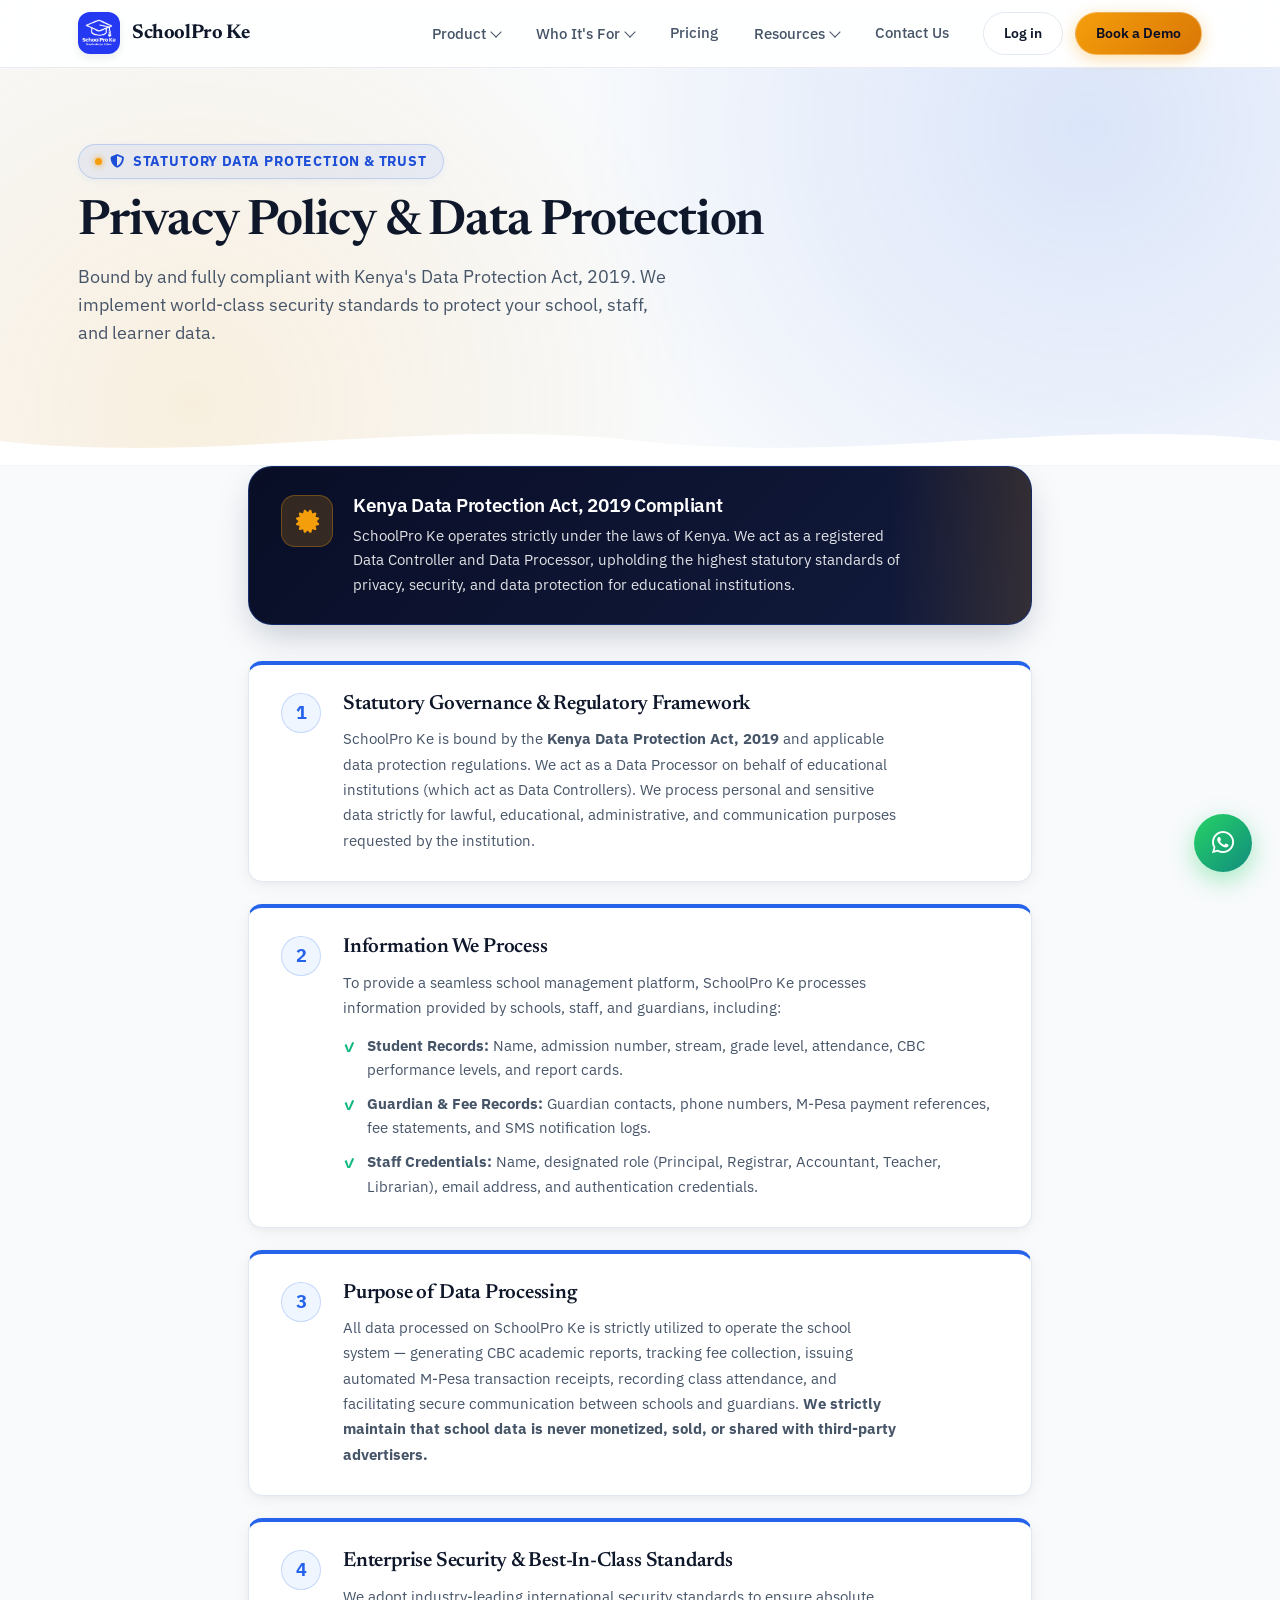
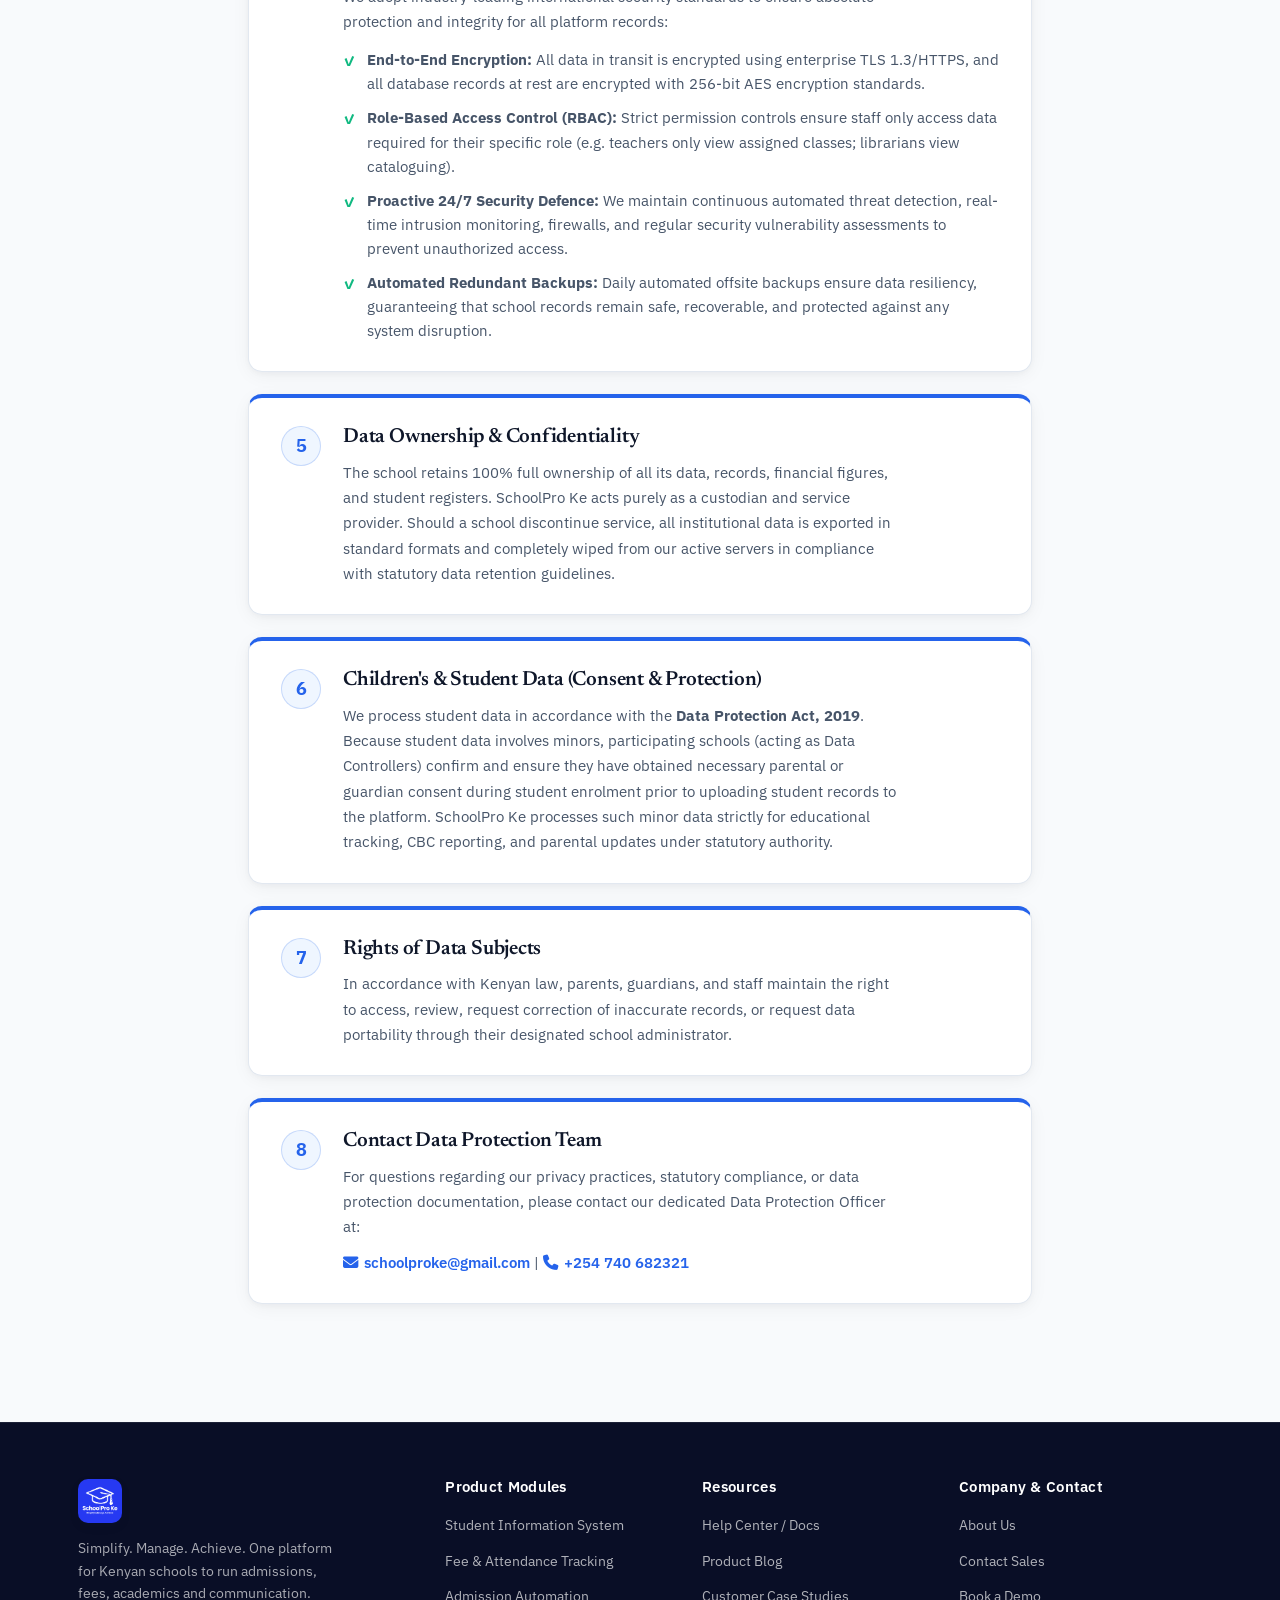
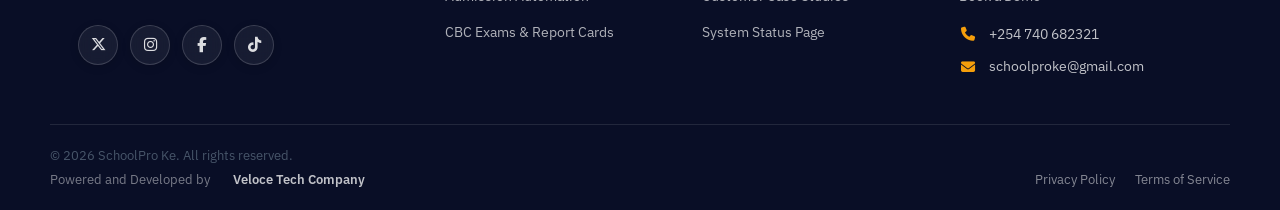
<file: privacy-policy/index.html>
<!DOCTYPE html>
<html lang="en">
<head>
<meta charset="UTF-8">
<meta name="viewport" content="width=device-width, initial-scale=1.0, viewport-fit=cover">
<title>Privacy Policy & Data Trust · SchoolPro Ke</title>
<meta name="description" content="SchoolPro Ke Data Protection & Privacy Policy — fully compliant with the Kenya Data Protection Act, 2019. Built with enterprise security and data privacy as core foundation principles.">
<link rel="icon" type="image/png" href="/assets/logo.png">
<link rel="stylesheet" href="https://cdnjs.cloudflare.com/ajax/libs/font-awesome/6.5.1/css/all.min.css">
<link rel="stylesheet" href="/style.css">
</head>
<body class="legal-page">

<!-- ============================= HEADER ============================= -->
<header class="header">
  <div class="navbar">
    <a href="/" class="logo-link">
      <img src="/assets/logo.png" alt="SchoolPro Ke logo">
      <span class="logo-wordmark">SchoolPro Ke</span>
    </a>
    <div class="nav-menu-wrap" id="navMenu">
      <ul class="nav-links">
        <li class="has-dropdown">
          <button class="nav-top-link" type="button">Product <span class="chevron"></span></button>
          <div class="dropdown">
            <div class="dropdown-group">
              <span class="dropdown-label">Core SIS</span>
              <a class="dropdown-item" href="/#core-sis">Student Information System<span class="item-sub">Enrolment, records, streams &amp; status</span></a>
              <a class="dropdown-item" href="/#core-sis">Attendance &amp; Timetabling<span class="item-sub">Daily attendance, conflict-free timetables</span></a>
            </div>
            <div class="dropdown-group">
              <span class="dropdown-label">Fee Management</span>
              <a class="dropdown-item" href="/#fee-management">Fee Collection &amp; M-Pesa<span class="item-sub">Payments, structures, notices &amp; SMS</span></a>
              <a class="dropdown-item" href="/#fee-management">Fee Analytics<span class="item-sub">Expected vs. collected, arrears</span></a>
            </div>
            <div class="dropdown-group">
              <span class="dropdown-label">Parent App</span>
              <a class="dropdown-item" href="/#communication">Parent Portal<span class="item-sub">Report cards, statements, attendance</span></a>
              <a class="dropdown-item" href="/#communication">Announcements &amp; SMS<span class="item-sub">Approved updates to guardians</span></a>
            </div>
          </div>
        </li>
        <li class="has-dropdown">
          <button class="nav-top-link" type="button">Who It's For <span class="chevron"></span></button>
          <div class="dropdown">
            <a class="dropdown-item" href="/for-roles/?role=principals">For Principals<span class="item-sub">A school-wide dashboard, every approval in one place</span></a>
            <a class="dropdown-item" href="/for-roles/?role=teachers">For Teachers<span class="item-sub">Class and subject-teacher workspaces</span></a>
            <a class="dropdown-item" href="/for-roles/?role=parents">For Parents<span class="item-sub">Each child's fees, learning and school life</span></a>
            <a class="dropdown-item" href="/for-registrars-accountants/">For Registrars<span class="item-sub">Admissions, staff accounts and timetables</span></a>
            <a class="dropdown-item" href="/for-roles/?role=accountants">For Accountants<span class="item-sub">Fees, notices and collection insights</span></a>
            <a class="dropdown-item" href="/for-librarians/">For Librarians<span class="item-sub">Catalogue, issue, track returns</span></a>
          </div>
        </li>
        <li><a href="/pricing/">Pricing</a></li>
        <li class="has-dropdown">
          <button class="nav-top-link" type="button">Resources <span class="chevron"></span></button>
          <div class="dropdown">
            <a class="dropdown-item" href="/resources/#help-center">Help Center / Docs</a>
            <a class="dropdown-item" href="/resources/#blog">Product Blog</a>
            <a class="dropdown-item" href="/resources/#case-studies">Customer Case Studies</a>
            <a class="dropdown-item" href="/resources/#status">System Status</a>
          </div>
        </li>
        <li><a href="/contact-us/">Contact Us</a></li>
      </ul>
      <div class="nav-right">
        <a href="https://schoolpro-ke-coded-by-44-men-of-veloce-in.base44.app/" target="_blank" rel="noopener noreferrer" class="btn btn-ghost btn-small">Log in</a>
        <a href="/contact-us/" class="btn btn-primary btn-small">Book a Demo</a>
      </div>
    </div>
    <button class="hamburger" id="hamburger" aria-label="Toggle menu"><span class="bar"></span><span class="bar"></span><span class="bar"></span></button>
  </div>
</header>

<!-- ============================= PAGE HERO ============================= -->
<section class="page-hero">
  <div class="container">
    <span class="eyebrow"><i class="fas fa-shield-halved"></i> Statutory Data Protection &amp; Trust</span>
    <h1>Privacy Policy &amp; Data Protection</h1>
    <p>Bound by and fully compliant with Kenya's Data Protection Act, 2019. We implement world-class security standards to protect your school, staff, and learner data.</p>
  </div>
  <div class="wave-divider"><svg viewBox="0 0 1200 60" preserveAspectRatio="none"><path d="M0,30 C200,60 400,0 600,30 C800,60 1000,0 1200,30 L1200,60 L0,60 Z" fill="#FFFFFF"></path></svg></div>
</section>

<!-- ============================= LEGAL CONTENT ============================= -->
<section class="section" style="padding-top:0;">
  <div class="container legal-container">
    
    <div class="legal-trust-banner">
      <div class="banner-icon"><i class="fas fa-certificate"></i></div>
      <div>
        <h4>Kenya Data Protection Act, 2019 Compliant</h4>
        <p>SchoolPro Ke operates strictly under the laws of Kenya. We act as a registered Data Controller and Data Processor, upholding the highest statutory standards of privacy, security, and data protection for educational institutions.</p>
      </div>
    </div>

    <div class="legal-card">
      <div class="legal-num">1</div>
      <div>
        <h3>Statutory Governance &amp; Regulatory Framework</h3>
        <p>SchoolPro Ke is bound by the <strong>Kenya Data Protection Act, 2019</strong> and applicable data protection regulations. We act as a Data Processor on behalf of educational institutions (which act as Data Controllers). We process personal and sensitive data strictly for lawful, educational, administrative, and communication purposes requested by the institution.</p>
      </div>
    </div>

    <div class="legal-card">
      <div class="legal-num">2</div>
      <div>
        <h3>Information We Process</h3>
        <p>To provide a seamless school management platform, SchoolPro Ke processes information provided by schools, staff, and guardians, including:</p>
        <ul class="legal-list">
          <li><strong>Student Records:</strong> Name, admission number, stream, grade level, attendance, CBC performance levels, and report cards.</li>
          <li><strong>Guardian &amp; Fee Records:</strong> Guardian contacts, phone numbers, M-Pesa payment references, fee statements, and SMS notification logs.</li>
          <li><strong>Staff Credentials:</strong> Name, designated role (Principal, Registrar, Accountant, Teacher, Librarian), email address, and authentication credentials.</li>
        </ul>
      </div>
    </div>

    <div class="legal-card">
      <div class="legal-num">3</div>
      <div>
        <h3>Purpose of Data Processing</h3>
        <p>All data processed on SchoolPro Ke is strictly utilized to operate the school system — generating CBC academic reports, tracking fee collection, issuing automated M-Pesa transaction receipts, recording class attendance, and facilitating secure communication between schools and guardians. <strong>We strictly maintain that school data is never monetized, sold, or shared with third-party advertisers.</strong></p>
      </div>
    </div>

    <div class="legal-card">
      <div class="legal-num">4</div>
      <div>
        <h3>Enterprise Security &amp; Best-In-Class Standards</h3>
        <p>We adopt industry-leading international security standards to ensure absolute protection and integrity for all platform records:</p>
        <ul class="legal-list">
          <li><strong>End-to-End Encryption:</strong> All data in transit is encrypted using enterprise TLS 1.3/HTTPS, and all database records at rest are encrypted with 256-bit AES encryption standards.</li>
          <li><strong>Role-Based Access Control (RBAC):</strong> Strict permission controls ensure staff only access data required for their specific role (e.g. teachers only view assigned classes; librarians view cataloguing).</li>
          <li><strong>Proactive 24/7 Security Defence:</strong> We maintain continuous automated threat detection, real-time intrusion monitoring, firewalls, and regular security vulnerability assessments to prevent unauthorized access.</li>
          <li><strong>Automated Redundant Backups:</strong> Daily automated offsite backups ensure data resiliency, guaranteeing that school records remain safe, recoverable, and protected against any system disruption.</li>
        </ul>
      </div>
    </div>

    <div class="legal-card">
      <div class="legal-num">5</div>
      <div>
        <h3>Data Ownership &amp; Confidentiality</h3>
        <p>The school retains 100% full ownership of all its data, records, financial figures, and student registers. SchoolPro Ke acts purely as a custodian and service provider. Should a school discontinue service, all institutional data is exported in standard formats and completely wiped from our active servers in compliance with statutory data retention guidelines.</p>
      </div>
    </div>

    <div class="legal-card">
      <div class="legal-num">6</div>
      <div>
        <h3>Children's &amp; Student Data (Consent &amp; Protection)</h3>
        <p>We process student data in accordance with the <strong>Data Protection Act, 2019</strong>. Because student data involves minors, participating schools (acting as Data Controllers) confirm and ensure they have obtained necessary parental or guardian consent during student enrolment prior to uploading student records to the platform. SchoolPro Ke processes such minor data strictly for educational tracking, CBC reporting, and parental updates under statutory authority.</p>
      </div>
    </div>

    <div class="legal-card">
      <div class="legal-num">7</div>
      <div>
        <h3>Rights of Data Subjects</h3>
        <p>In accordance with Kenyan law, parents, guardians, and staff maintain the right to access, review, request correction of inaccurate records, or request data portability through their designated school administrator.</p>
      </div>
    </div>

    <div class="legal-card">
      <div class="legal-num">8</div>
      <div>
        <h3>Contact Data Protection Team</h3>
        <p>For questions regarding our privacy practices, statutory compliance, or data protection documentation, please contact our dedicated Data Protection Officer at:</p>
        <p style="margin-top:10px;"><a href="mailto:schoolproke@gmail.com" class="legal-email-link"><i class="fas fa-envelope"></i> schoolproke@gmail.com</a> | <a href="tel:+254740682321" class="legal-email-link"><i class="fas fa-phone"></i> +254 740 682321</a></p>
      </div>
    </div>

  </div>
</section>

<!-- ============================= FOOTER ============================= -->
<footer class="footer">
  <div class="container footer-top">
    <div class="footer-grid">
      <div class="footer-col">
        <a href="/" class="logo-link">
          <img src="/assets/logo.png" alt="SchoolPro Ke logo" style="height:44px;width:44px;border-radius:10px;">
        </a>
        <p class="footer-brand-desc">Simplify. Manage. Achieve. One platform for Kenyan schools to run admissions, fees, academics and communication.</p>
        <div class="social-row">
          <a href="https://x.com/SchoolProKe" target="_blank" rel="noopener noreferrer" aria-label="X (Twitter)"><i class="fab fa-x-twitter"></i></a>
          <a href="https://www.instagram.com/schoolpro_ke/" target="_blank" rel="noopener noreferrer" aria-label="Instagram"><i class="fab fa-instagram"></i></a>
          <a href="https://www.facebook.com/profile.php?id=61594806435156" target="_blank" rel="noopener noreferrer" aria-label="Facebook"><i class="fab fa-facebook-f"></i></a>
          <a href="https://www.tiktok.com/@schoolpro_ke?lang=en" target="_blank" rel="noopener noreferrer" aria-label="TikTok"><i class="fab fa-tiktok"></i></a>
        </div>
      </div>
      <div class="footer-col">
        <h4>Product Modules</h4>
        <ul class="footer-links">
          <li><a href="/#core-sis">Student Information System</a></li>
          <li><a href="/#fee-management">Fee &amp; Attendance Tracking</a></li>
          <li><a href="/#core-sis">Admission Automation</a></li>
          <li><a href="/#core-sis">CBC Exams &amp; Report Cards</a></li>
        </ul>
      </div>
      <div class="footer-col">
        <h4>Resources</h4>
        <ul class="footer-links">
          <li><a href="/resources/#help-center">Help Center / Docs</a></li>
          <li><a href="/resources/#blog">Product Blog</a></li>
          <li><a href="/resources/#case-studies">Customer Case Studies</a></li>
          <li><a href="/resources/#status">System Status Page</a></li>
        </ul>
      </div>
      <div class="footer-col">
        <h4>Company &amp; Contact</h4>
        <ul class="footer-links">
          <li><a href="/contact-us/">About Us</a></li>
          <li><a href="/contact-us/">Contact Sales</a></li>
          <li><a href="/contact-us/">Book a Demo</a></li>
        </ul>
        <div class="footer-contact-item" style="margin-top:14px;"><i class="fas fa-phone"></i><a href="tel:+254740682321">+254 740 682321</a></div>
        <div class="footer-contact-item"><i class="fas fa-envelope"></i><a href="mailto:schoolproke@gmail.com">schoolproke@gmail.com</a></div>
      </div>
    </div>
  </div>
  <div class="container footer-bottom">
    <div class="footer-bottom-left">
      <p>© 2026 SchoolPro Ke. All rights reserved.</p>
      <p class="powered-by">Powered and Developed by <a href="https://velocetechcompany.com/" target="_blank" rel="noopener noreferrer">Veloce Tech Company</a></p>
    </div>
    <div>
      <a href="/privacy-policy/">Privacy Policy</a>
      <a href="/terms/">Terms of Service</a>
    </div>
  </div>
</footer>

<a href="https://wa.me/254740682321?text=Hello%20SchoolPro%20Ke%2C%20I%20have%20a%20privacy%20question."
   class="whatsapp-float" target="_blank" rel="noopener noreferrer" aria-label="Chat on WhatsApp"><i class="fab fa-whatsapp"></i></a>

<script src="/script.js"></script>
</body>
</html>
</file>
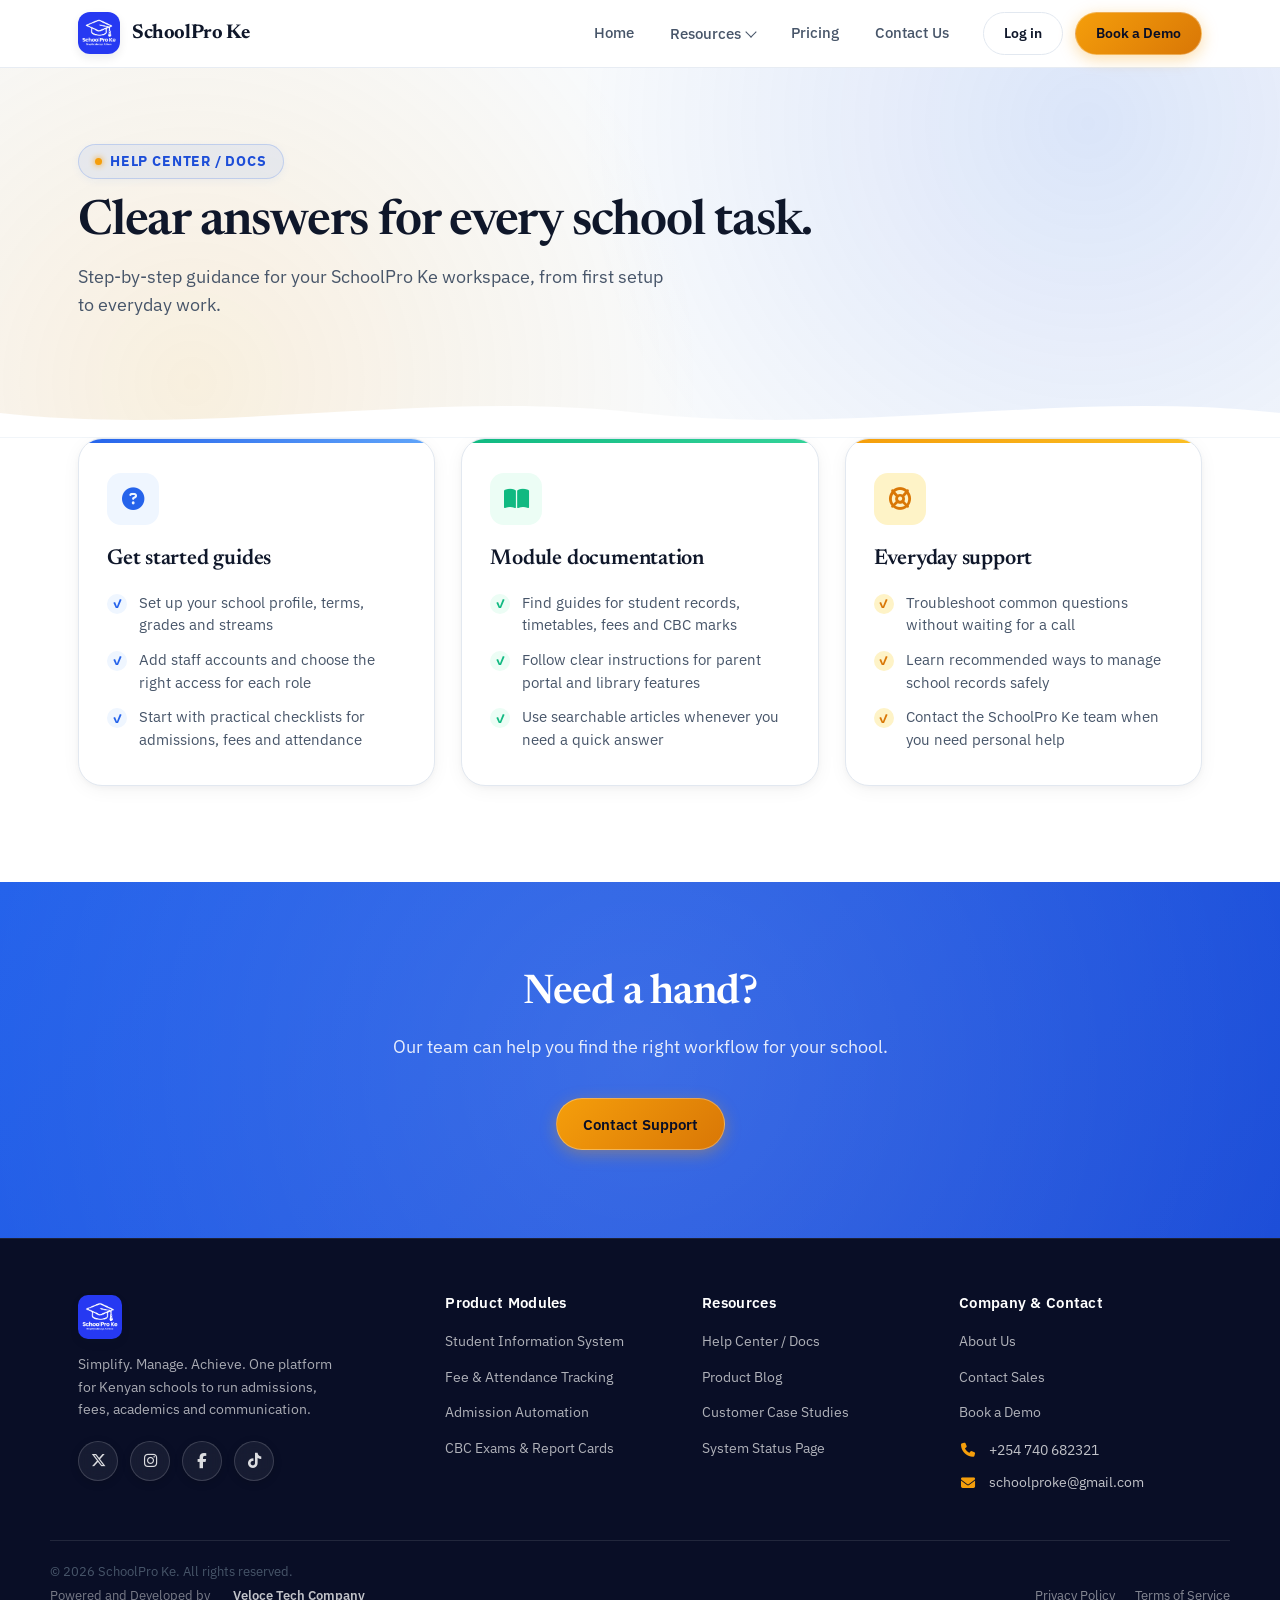
<file: resource-detail/index.html>
<!DOCTYPE html>
<html lang="en">
<head>
<meta charset="UTF-8">
<meta name="viewport" content="width=device-width, initial-scale=1.0, viewport-fit=cover">
<title>Resources | SchoolPro Ke</title>
<meta name="description" content="SchoolPro Ke guides, updates, customer stories and system information.">
<link rel="icon" type="image/png" href="/assets/logo.png">
<link rel="stylesheet" href="https://cdnjs.cloudflare.com/ajax/libs/font-awesome/6.5.1/css/all.min.css">
<link rel="stylesheet" href="/style.css">
</head>
<body>
<header class="header"><div class="navbar"><a href="/" class="logo-link"><img src="/assets/logo.png" alt="SchoolPro Ke logo"><span class="logo-wordmark">SchoolPro Ke</span></a><div class="nav-menu-wrap" id="navMenu"><ul class="nav-links"><li><a href="/">Home</a></li><li class="has-dropdown"><button class="nav-top-link" type="button">Resources <span class="chevron"></span></button><div class="dropdown"><a class="dropdown-item" href="/resource-detail/?resource=help-center">Help Center / Docs</a><a class="dropdown-item" href="/resource-detail/?resource=blog">Product Blog</a><a class="dropdown-item" href="/resource-detail/?resource=case-studies">Customer Case Studies</a><a class="dropdown-item" href="/resource-detail/?resource=status">System Status</a></div></li><li><a href="/pricing/">Pricing</a></li><li><a href="/contact-us/">Contact Us</a></li></ul><div class="nav-right"><a href="https://schoolpro-ke-coded-by-44-men-of-veloce-in.base44.app/" target="_blank" rel="noopener noreferrer" class="btn btn-ghost btn-small">Log in</a><a href="/contact-us/" class="btn btn-primary btn-small">Book a Demo</a></div></div><button class="hamburger" id="hamburger" aria-label="Toggle menu"><span class="bar"></span><span class="bar"></span><span class="bar"></span></button></div></header>

<section class="page-hero"><div class="container"><span class="eyebrow" id="resource-label">Help Center / Docs</span><h1 id="resource-title">Clear answers for every school task.</h1><p id="resource-description">Step-by-step guidance for your SchoolPro Ke workspace.</p></div><div class="wave-divider"><svg viewBox="0 0 1200 60" preserveAspectRatio="none" aria-hidden="true"><path d="M0,30 C200,60 400,0 600,30 C800,60 1000,0 1200,30 L1200,60 L0,60 Z" fill="#FFFFFF"></path></svg></div></section>

<section class="section" style="padding-top:0;"><div class="container"><div class="pillars-grid" id="resource-cards"></div></div></section>
<section class="closer"><div class="container"><h2 id="closer-title">Need a hand?</h2><p id="closer-text">Our team is ready to help.</p><div class="closer-actions"><a href="/contact-us/" class="btn btn-primary" id="closer-link">Contact Us</a></div></div></section>

<footer class="footer"><div class="container footer-top"><div class="footer-grid"><div class="footer-col"><a href="/" class="logo-link"><img src="/assets/logo.png" alt="SchoolPro Ke logo" style="height:44px;width:44px;border-radius:10px;"></a><p class="footer-brand-desc">Simplify. Manage. Achieve. One platform for Kenyan schools to run admissions, fees, academics and communication.</p></div><div class="footer-col"><h4>Product Modules</h4><ul class="footer-links"><li><a href="/#core-sis">Student Information System</a></li><li><a href="/#fee-management">Fee &amp; Attendance Tracking</a></li><li><a href="/#core-sis">CBC Exams &amp; Report Cards</a></li></ul></div><div class="footer-col"><h4>Company</h4><ul class="footer-links"><li><a href="/contact-us/">Contact Sales</a></li><li><a href="/contact-us/">Book a Demo</a></li></ul></div></div></div><div class="container footer-bottom"><div class="footer-bottom-left"><p>&copy; 2026 SchoolPro Ke. All rights reserved.</p></div><div><a href="/privacy-policy/">Privacy Policy</a><a href="/terms/">Terms of Service</a></div></div></footer>

<script>
  const resources = {
    'help-center': {
      label: 'Help Center / Docs', title: 'Clear answers for every school task.', description: 'Step-by-step guidance for your SchoolPro Ke workspace, from first setup to everyday work.',
      closerTitle: 'Need a hand?', closerText: 'Our team can help you find the right workflow for your school.', action: 'Contact Support',
      cards: [['fa-circle-question', 'Get started guides', ['Set up your school profile, terms, grades and streams', 'Add staff accounts and choose the right access for each role', 'Start with practical checklists for admissions, fees and attendance']], ['fa-book-open', 'Module documentation', ['Find guides for student records, timetables, fees and CBC marks', 'Follow clear instructions for parent portal and library features', 'Use searchable articles whenever you need a quick answer']], ['fa-life-ring', 'Everyday support', ['Troubleshoot common questions without waiting for a call', 'Learn recommended ways to manage school records safely', 'Contact the SchoolPro Ke team when you need personal help']]]
    },
    blog: {
      label: 'Product Blog', title: 'Useful ideas for running a calmer school office.', description: 'Practical notes on school operations, CBC workflows and new ways to get more from SchoolPro Ke.',
      closerTitle: 'Stay up to date', closerText: 'Follow along as we share new product ideas, school-management tips and updates.', action: 'Contact Us',
      cards: [['fa-lightbulb', 'School operations', ['Simple ways to reduce paperwork across admissions and attendance', 'Ideas for making school information easier for staff to act on', 'Practical lessons from common school-office workflows']], ['fa-graduation-cap', 'CBC and learning', ['Guidance for managing marks, performance and report cards', 'Helpful approaches to class, subject and learner records', 'Updates that help staff stay ready for each term']], ['fa-wand-magic-sparkles', 'Product updates', ['See what is new in SchoolPro Ke', 'Learn how new tools fit into your existing workflow', 'Get release notes explained in plain language']]]
    },
    'case-studies': {
      label: 'Customer Case Studies', title: 'How schools turn scattered work into one clear system.', description: 'See how school teams use SchoolPro Ke to make their daily work more accurate, coordinated and visible.',
      closerTitle: 'Tell us about your school', closerText: 'We can show you a workflow that matches your school&apos;s size and priorities.', action: 'Book a Demo',
      cards: [['fa-school', 'Admissions and records', ['See how teams bring learner details, streams and guardian contacts together', 'Learn how accurate records simplify transfers and graduation', 'Explore a clearer handover between office staff and teachers']], ['fa-coins', 'Fees and communication', ['Discover ways to reconcile payments and balances with less manual work', 'See how timely notices reduce calls to the school office', 'Understand how parents can find the information they need']], ['fa-people-group', 'Teaching and leadership', ['Follow examples of timetables, attendance and CBC marks working together', 'See how staff get role-focused access to the information they need', 'Learn how leaders act sooner with one reliable dashboard']]]
    },
    status: {
      label: 'System Status', title: 'A transparent view of SchoolPro Ke availability.', description: 'Check the current health of the services your school team, parents and learners rely on.',
      closerTitle: 'Need help with an issue?', closerText: 'If something does not look right for your school, contact our support team with the details.', action: 'Contact Support',
      cards: [['fa-circle-check', 'Current service health', ['See the current status of the main SchoolPro Ke platform', 'Check the availability of parent access, fees and school-office tools', 'Know whether a reported issue is already being investigated']], ['fa-clock-rotate-left', 'Incident updates', ['Follow clear updates while an incident is being assessed', 'See what services are affected and when they are restored', 'Review a record of recent service events']], ['fa-bell', 'Stay informed', ['Use this page as the source of truth during an interruption', 'Share a clear status update with your school team', 'Contact support when your issue is specific to your school account']]]
    }
  };
  const selected = new URLSearchParams(window.location.search).get('resource');
  const resource = resources[selected] || resources['help-center'];
  document.title = resource.label + ' | SchoolPro Ke';
  document.getElementById('resource-label').textContent = resource.label;
  document.getElementById('resource-title').innerHTML = resource.title;
  document.getElementById('resource-description').innerHTML = resource.description;
  document.getElementById('closer-title').innerHTML = resource.closerTitle;
  document.getElementById('closer-text').innerHTML = resource.closerText;
  document.getElementById('closer-link').textContent = resource.action;
  document.getElementById('resource-cards').innerHTML = resource.cards.map((card, index) => `<div class="pillar-card p${index + 1}"><div class="pillar-icon"><i class="fas ${card[0]}"></i></div><h3>${card[1]}</h3><ul>${card[2].map(item => `<li>${item}</li>`).join('')}</ul></div>`).join('');
</script>
<script src="/script.js"></script>
</body>
</html>
</file>
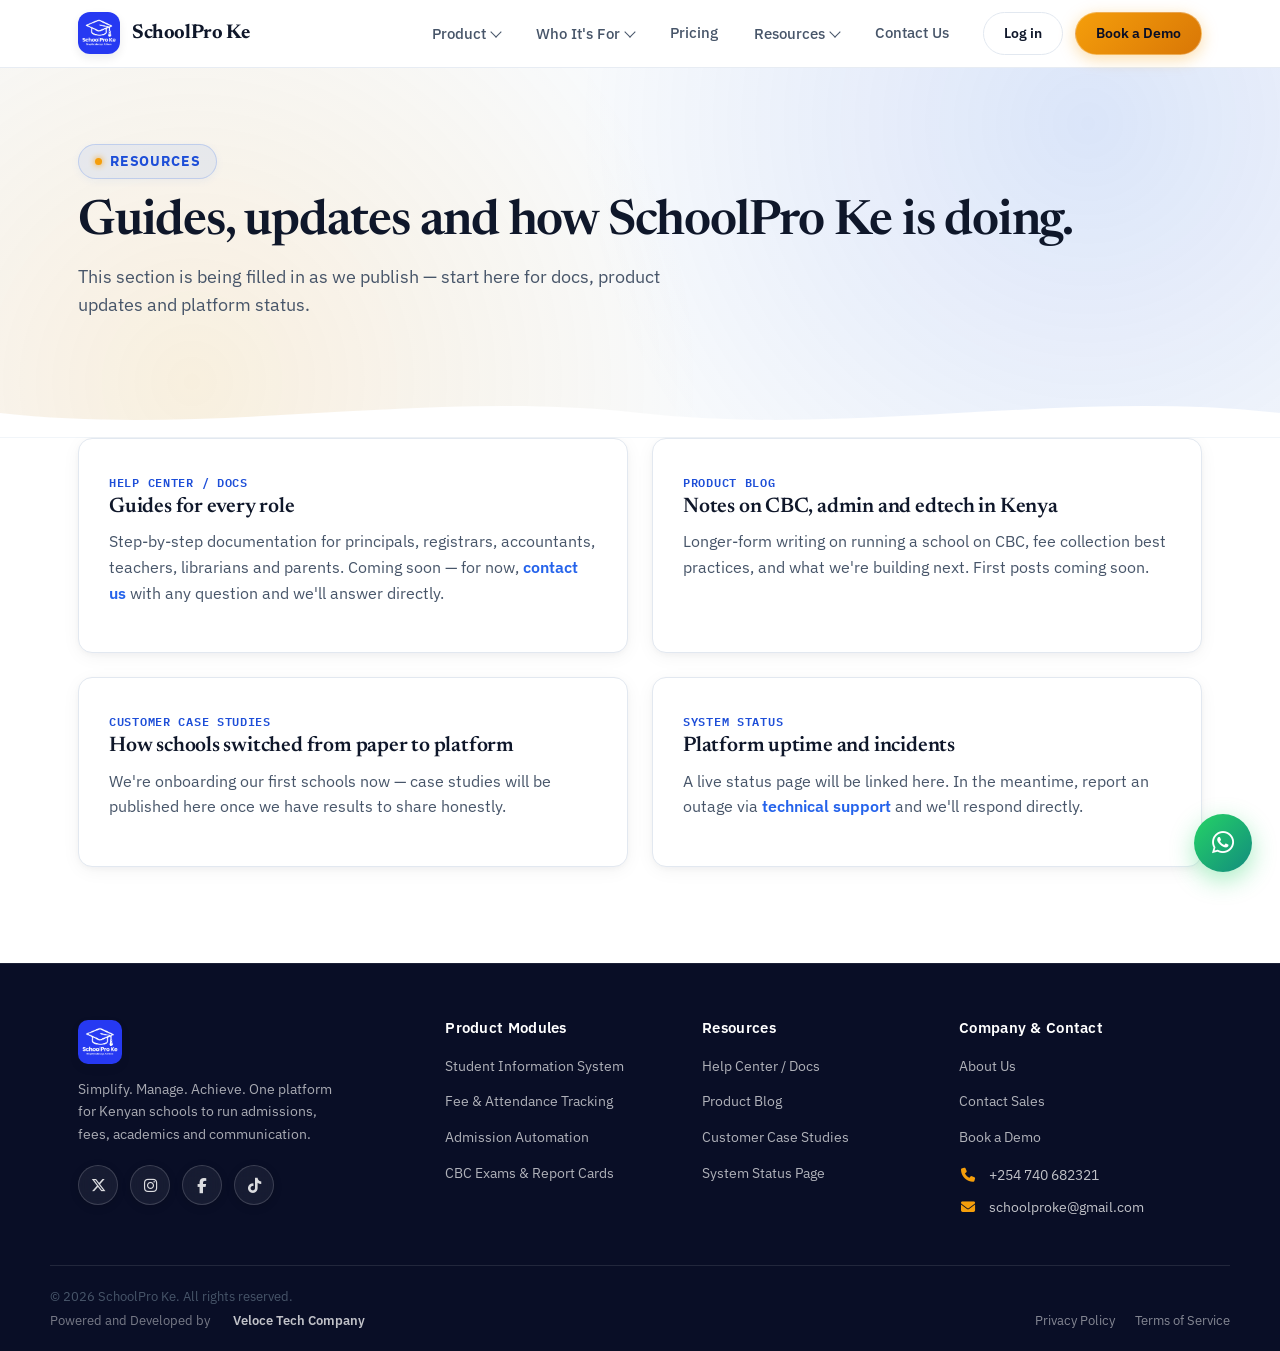
<file: resources/index.html>
<!DOCTYPE html>
<html lang="en">
<head>
<meta charset="UTF-8">
<meta name="viewport" content="width=device-width, initial-scale=1.0, viewport-fit=cover">
<title>Resources · SchoolPro Ke</title>
<meta name="description" content="Help center, product blog, case studies and system status for SchoolPro Ke.">
<link rel="icon" type="image/png" href="/assets/logo.png">
<link rel="stylesheet" href="https://cdnjs.cloudflare.com/ajax/libs/font-awesome/6.5.1/css/all.min.css">
<link rel="stylesheet" href="/style.css">
</head>
<body>
<header class="header">
  <div class="navbar">
    <a href="/" class="logo-link">
      <img src="/assets/logo.png" alt="SchoolPro Ke logo">
      <span class="logo-wordmark">SchoolPro Ke</span>
    </a>
    <div class="nav-menu-wrap" id="navMenu">
      <ul class="nav-links">
        <li class="has-dropdown">
          <button class="nav-top-link" type="button">Product <span class="chevron"></span></button>
          <div class="dropdown">
            <div class="dropdown-group">
              <span class="dropdown-label">Core SIS</span>
              <a class="dropdown-item" href="/#core-sis">Student Information System<span class="item-sub">Enrolment, records, streams &amp; status</span></a>
              <a class="dropdown-item" href="/#core-sis">Attendance &amp; Timetabling<span class="item-sub">Daily attendance, conflict-free timetables</span></a>
            </div>
            <div class="dropdown-group">
              <span class="dropdown-label">Fee Management</span>
              <a class="dropdown-item" href="/#fee-management">Fee Collection &amp; M-Pesa<span class="item-sub">Payments, structures, notices &amp; SMS</span></a>
              <a class="dropdown-item" href="/#fee-management">Fee Analytics<span class="item-sub">Expected vs. collected, arrears</span></a>
            </div>
            <div class="dropdown-group">
              <span class="dropdown-label">Parent App</span>
              <a class="dropdown-item" href="/#communication">Parent Portal<span class="item-sub">Report cards, statements, attendance</span></a>
              <a class="dropdown-item" href="/#communication">Announcements &amp; SMS<span class="item-sub">Approved updates to guardians</span></a>
            </div>
          </div>
        </li>
        <li class="has-dropdown">
          <button class="nav-top-link" type="button">Who It's For <span class="chevron"></span></button>
          <div class="dropdown">
            <a class="dropdown-item" href="/#roles?role=principals">For Principals<span class="item-sub">A school-wide dashboard, every approval in one place</span></a>
            <a class="dropdown-item" href="/#roles?role=teachers">For Teachers<span class="item-sub">Attendance, CBC marks, syllabus &amp; lesson plans</span></a>
            <a class="dropdown-item" href="/#roles?role=parents">For Parents<span class="item-sub">Fees, results and attendance in one place</span></a>
            <a class="dropdown-item" href="/for-registrars-accountants/">For Registrars &amp; Accountants<span class="item-sub">Admissions, staff accounts, fee structures</span></a>
            <a class="dropdown-item" href="/for-librarians/">For Librarians<span class="item-sub">Catalogue, issue, track returns</span></a>
          </div>
        </li>
        <li><a href="/pricing/">Pricing</a></li>
        <li class="has-dropdown">
          <button class="nav-top-link" type="button">Resources <span class="chevron"></span></button>
          <div class="dropdown">
            <a class="dropdown-item" href="/resources/#help-center">Help Center / Docs</a>
            <a class="dropdown-item" href="/resources/#blog">Product Blog</a>
            <a class="dropdown-item" href="/resources/#case-studies">Customer Case Studies</a>
            <a class="dropdown-item" href="/resources/#status">System Status</a>
          </div>
        </li>
        <li><a href="/contact-us/">Contact Us</a></li>
      </ul>
      <div class="nav-right">
        <a href="https://schoolpro-ke-coded-by-44-men-of-veloce-in.base44.app/" target="_blank" rel="noopener noreferrer" class="btn btn-ghost btn-small">Log in</a>
        <a href="/contact-us/" class="btn btn-primary btn-small">Book a Demo</a>
      </div>
    </div>
    <button class="hamburger" id="hamburger" aria-label="Toggle menu"><span class="bar"></span><span class="bar"></span><span class="bar"></span></button>
  </div>
</header>

<section class="page-hero">
  <div class="container">
    <span class="eyebrow">Resources</span>
    <h1>Guides, updates and how SchoolPro Ke is doing.</h1>
    <p>This section is being filled in as we publish — start here for docs, product updates and platform status.</p>
  </div>
  <div class="wave-divider"><svg viewBox="0 0 1200 60" preserveAspectRatio="none"><path d="M0,30 C200,60 400,0 600,30 C800,60 1000,0 1200,30 L1200,60 L0,60 Z" fill="#FFFFFF"></path></svg></div>
</section>

<section class="section" style="padding-top:0;">
  <div class="container">
    <div class="resource-grid">
      <div class="resource-card" id="help-center">
        <span class="tag">Help Center / Docs</span>
        <h3>Guides for every role</h3>
        <p>Step-by-step documentation for principals, registrars, accountants, teachers, librarians and parents. Coming soon — for now, <a href="/contact-us/" style="color:var(--blue);font-weight:600;">contact us</a> with any question and we'll answer directly.</p>
      </div>
      <div class="resource-card" id="blog">
        <span class="tag">Product Blog</span>
        <h3>Notes on CBC, admin and edtech in Kenya</h3>
        <p>Longer-form writing on running a school on CBC, fee collection best practices, and what we're building next. First posts coming soon.</p>
      </div>
      <div class="resource-card" id="case-studies">
        <span class="tag">Customer Case Studies</span>
        <h3>How schools switched from paper to platform</h3>
        <p>We're onboarding our first schools now — case studies will be published here once we have results to share honestly.</p>
      </div>
      <div class="resource-card" id="status">
        <span class="tag">System Status</span>
        <h3>Platform uptime and incidents</h3>
        <p>A live status page will be linked here. In the meantime, report an outage via <a href="/contact-us/" style="color:var(--blue);font-weight:600;">technical support</a> and we'll respond directly.</p>
      </div>
    </div>
  </div>
</section>

<footer class="footer">
  <div class="container footer-top">
    <div class="footer-grid">
      <div class="footer-col">
        <a href="/" class="logo-link">
          <img src="/assets/logo.png" alt="SchoolPro Ke logo" style="height:44px;width:44px;border-radius:10px;">
        </a>
        <p class="footer-brand-desc">Simplify. Manage. Achieve. One platform for Kenyan schools to run admissions, fees, academics and communication.</p>
                <div class="social-row">
          <a href="https://x.com/SchoolProKe" target="_blank" rel="noopener noreferrer" aria-label="X (Twitter)"><i class="fab fa-x-twitter"></i></a>
          <a href="https://www.instagram.com/schoolpro_ke/" target="_blank" rel="noopener noreferrer" aria-label="Instagram"><i class="fab fa-instagram"></i></a>
          <a href="https://www.facebook.com/profile.php?id=61594806435156" target="_blank" rel="noopener noreferrer" aria-label="Facebook"><i class="fab fa-facebook-f"></i></a>
          <a href="https://www.tiktok.com/@schoolpro_ke?lang=en" target="_blank" rel="noopener noreferrer" aria-label="TikTok"><i class="fab fa-tiktok"></i></a>
        </div>
      </div>
      <div class="footer-col">
        <h4>Product Modules</h4>
        <ul class="footer-links">
          <li><a href="/#core-sis">Student Information System</a></li>
          <li><a href="/#fee-management">Fee &amp; Attendance Tracking</a></li>
          <li><a href="/#core-sis">Admission Automation</a></li>
          <li><a href="/#core-sis">CBC Exams &amp; Report Cards</a></li>
        </ul>
      </div>
      <div class="footer-col">
        <h4>Resources</h4>
        <ul class="footer-links">
          <li><a href="/resources/#help-center">Help Center / Docs</a></li>
          <li><a href="/resources/#blog">Product Blog</a></li>
          <li><a href="/resources/#case-studies">Customer Case Studies</a></li>
          <li><a href="/resources/#status">System Status Page</a></li>
        </ul>
      </div>
      <div class="footer-col">
        <h4>Company &amp; Contact</h4>
        <ul class="footer-links">
          <li><a href="/contact-us/">About Us</a></li>
          <li><a href="/contact-us/">Contact Sales</a></li>
          <li><a href="/contact-us/">Book a Demo</a></li>
        </ul>
        <div class="footer-contact-item" style="margin-top:14px;"><i class="fas fa-phone"></i><a href="tel:+254740682321">+254 740 682321</a></div>
        <div class="footer-contact-item"><i class="fas fa-envelope"></i><a href="mailto:schoolproke@gmail.com">schoolproke@gmail.com</a></div>
      </div>
    </div>
  </div>
  <div class="container footer-bottom">
    <div class="footer-bottom-left">
      <p>© 2026 SchoolPro Ke. All rights reserved.</p>
      <p class="powered-by">Powered and Developed by <a href="https://velocetechcompany.com/" target="_blank" rel="noopener noreferrer">Veloce Tech Company</a></p>
    </div>
    <div>
      <a href="/privacy-policy/">Privacy Policy</a>
      <a href="/terms/">Terms of Service</a>
    </div>
  </div>
</footer>

<a href="https://wa.me/254740682321?text=Hello%20SchoolPro%20Ke%2C%20I%20have%20a%20question."
   class="whatsapp-float" target="_blank" rel="noopener noreferrer" aria-label="Chat on WhatsApp"><i class="fab fa-whatsapp"></i></a>

<script src="/script.js"></script>
</body>
</html>
</file>
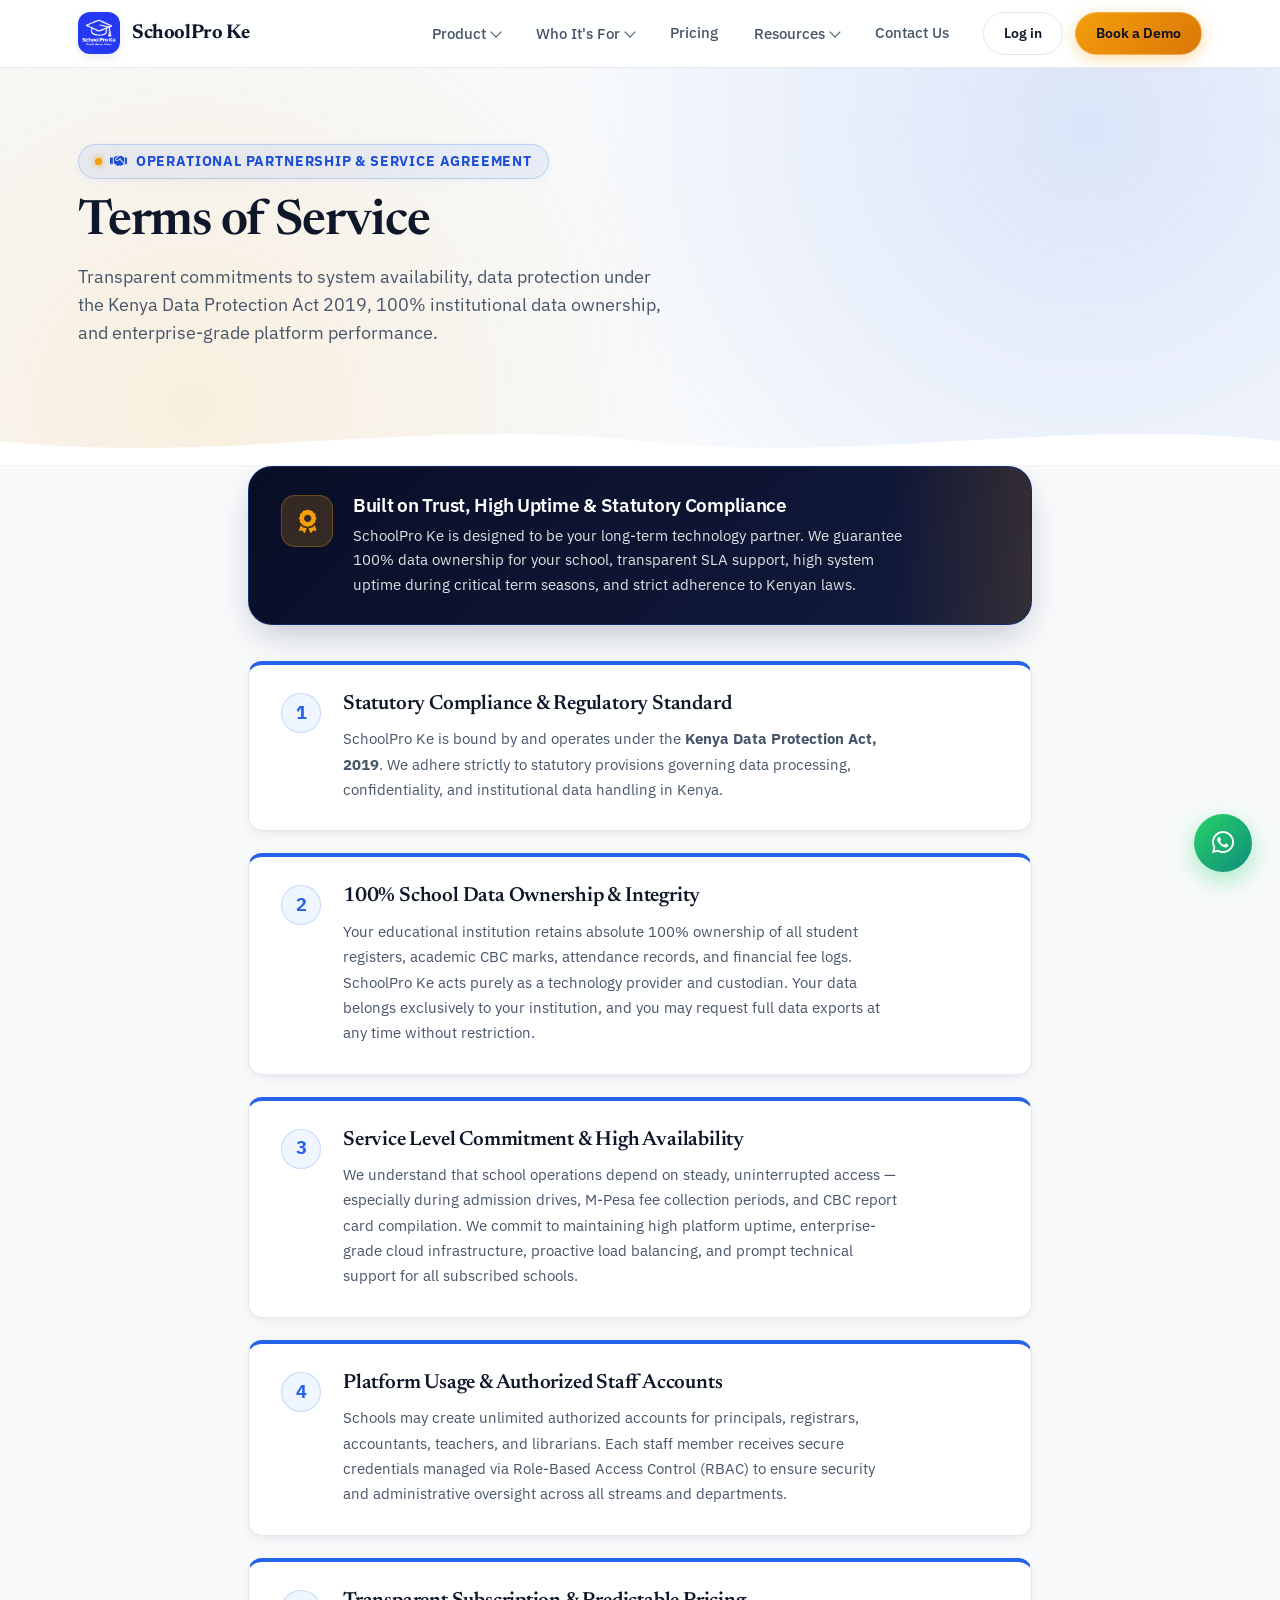
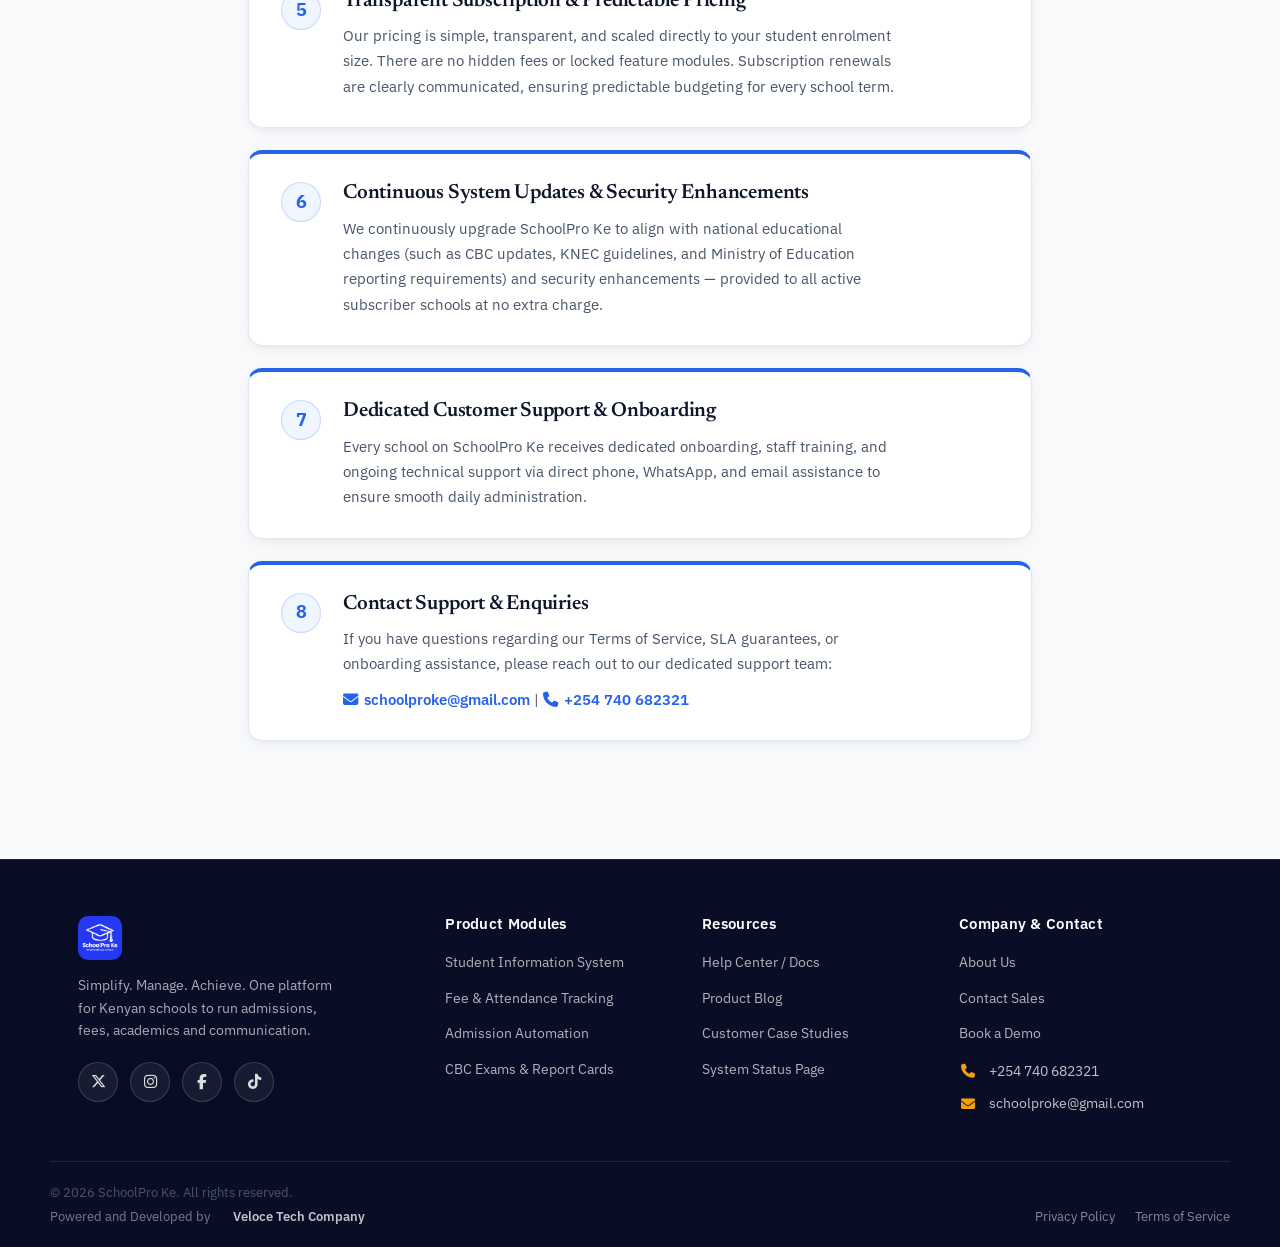
<file: terms/index.html>
<!DOCTYPE html>
<html lang="en">
<head>
<meta charset="UTF-8">
<meta name="viewport" content="width=device-width, initial-scale=1.0, viewport-fit=cover">
<title>Terms of Service & SLA Trust · SchoolPro Ke</title>
<meta name="description" content="SchoolPro Ke Terms of Service — clear commitments on system reliability, 100% data ownership, security guarantees, and compliance with Kenya's Data Protection Act, 2019.">
<link rel="icon" type="image/png" href="/assets/logo.png">
<link rel="stylesheet" href="https://cdnjs.cloudflare.com/ajax/libs/font-awesome/6.5.1/css/all.min.css">
<link rel="stylesheet" href="/style.css">
</head>
<body class="legal-page">

<!-- ============================= HEADER ============================= -->
<header class="header">
  <div class="navbar">
    <a href="/" class="logo-link">
      <img src="/assets/logo.png" alt="SchoolPro Ke logo">
      <span class="logo-wordmark">SchoolPro Ke</span>
    </a>
    <div class="nav-menu-wrap" id="navMenu">
      <ul class="nav-links">
        <li class="has-dropdown">
          <button class="nav-top-link" type="button">Product <span class="chevron"></span></button>
          <div class="dropdown">
            <div class="dropdown-group">
              <span class="dropdown-label">Core SIS</span>
              <a class="dropdown-item" href="/#core-sis">Student Information System<span class="item-sub">Enrolment, records, streams &amp; status</span></a>
              <a class="dropdown-item" href="/#core-sis">Attendance &amp; Timetabling<span class="item-sub">Daily attendance, conflict-free timetables</span></a>
            </div>
            <div class="dropdown-group">
              <span class="dropdown-label">Fee Management</span>
              <a class="dropdown-item" href="/#fee-management">Fee Collection &amp; M-Pesa<span class="item-sub">Payments, structures, notices &amp; SMS</span></a>
              <a class="dropdown-item" href="/#fee-management">Fee Analytics<span class="item-sub">Expected vs. collected, arrears</span></a>
            </div>
            <div class="dropdown-group">
              <span class="dropdown-label">Parent App</span>
              <a class="dropdown-item" href="/#communication">Parent Portal<span class="item-sub">Report cards, statements, attendance</span></a>
              <a class="dropdown-item" href="/#communication">Announcements &amp; SMS<span class="item-sub">Approved updates to guardians</span></a>
            </div>
          </div>
        </li>
        <li class="has-dropdown">
          <button class="nav-top-link" type="button">Who It's For <span class="chevron"></span></button>
          <div class="dropdown">
            <a class="dropdown-item" href="/for-roles/?role=principals">For Principals<span class="item-sub">A school-wide dashboard, every approval in one place</span></a>
            <a class="dropdown-item" href="/for-roles/?role=teachers">For Teachers<span class="item-sub">Class and subject-teacher workspaces</span></a>
            <a class="dropdown-item" href="/for-roles/?role=parents">For Parents<span class="item-sub">Each child's fees, learning and school life</span></a>
            <a class="dropdown-item" href="/for-registrars-accountants/">For Registrars<span class="item-sub">Admissions, staff accounts and timetables</span></a>
            <a class="dropdown-item" href="/for-roles/?role=accountants">For Accountants<span class="item-sub">Fees, notices and collection insights</span></a>
            <a class="dropdown-item" href="/for-librarians/">For Librarians<span class="item-sub">Catalogue, issue, track returns</span></a>
          </div>
        </li>
        <li><a href="/pricing/">Pricing</a></li>
        <li class="has-dropdown">
          <button class="nav-top-link" type="button">Resources <span class="chevron"></span></button>
          <div class="dropdown">
            <a class="dropdown-item" href="/resources/#help-center">Help Center / Docs</a>
            <a class="dropdown-item" href="/resources/#blog">Product Blog</a>
            <a class="dropdown-item" href="/resources/#case-studies">Customer Case Studies</a>
            <a class="dropdown-item" href="/resources/#status">System Status</a>
          </div>
        </li>
        <li><a href="/contact-us/">Contact Us</a></li>
      </ul>
      <div class="nav-right">
        <a href="https://schoolpro-ke-coded-by-44-men-of-veloce-in.base44.app/" target="_blank" rel="noopener noreferrer" class="btn btn-ghost btn-small">Log in</a>
        <a href="/contact-us/" class="btn btn-primary btn-small">Book a Demo</a>
      </div>
    </div>
    <button class="hamburger" id="hamburger" aria-label="Toggle menu"><span class="bar"></span><span class="bar"></span><span class="bar"></span></button>
  </div>
</header>

<!-- ============================= PAGE HERO ============================= -->
<section class="page-hero">
  <div class="container">
    <span class="eyebrow"><i class="fas fa-handshake"></i> Operational Partnership &amp; Service Agreement</span>
    <h1>Terms of Service</h1>
    <p>Transparent commitments to system availability, data protection under the Kenya Data Protection Act 2019, 100% institutional data ownership, and enterprise-grade platform performance.</p>
  </div>
  <div class="wave-divider"><svg viewBox="0 0 1200 60" preserveAspectRatio="none"><path d="M0,30 C200,60 400,0 600,30 C800,60 1000,0 1200,30 L1200,60 L0,60 Z" fill="#FFFFFF"></path></svg></div>
</section>

<!-- ============================= LEGAL CONTENT ============================= -->
<section class="section" style="padding-top:0;">
  <div class="container legal-container">
    
    <div class="legal-trust-banner">
      <div class="banner-icon"><i class="fas fa-award"></i></div>
      <div>
        <h4>Built on Trust, High Uptime &amp; Statutory Compliance</h4>
        <p>SchoolPro Ke is designed to be your long-term technology partner. We guarantee 100% data ownership for your school, transparent SLA support, high system uptime during critical term seasons, and strict adherence to Kenyan laws.</p>
      </div>
    </div>

    <div class="legal-card">
      <div class="legal-num">1</div>
      <div>
        <h3>Statutory Compliance &amp; Regulatory Standard</h3>
        <p>SchoolPro Ke is bound by and operates under the <strong>Kenya Data Protection Act, 2019</strong>. We adhere strictly to statutory provisions governing data processing, confidentiality, and institutional data handling in Kenya.</p>
      </div>
    </div>

    <div class="legal-card">
      <div class="legal-num">2</div>
      <div>
        <h3>100% School Data Ownership &amp; Integrity</h3>
        <p>Your educational institution retains absolute 100% ownership of all student registers, academic CBC marks, attendance records, and financial fee logs. SchoolPro Ke acts purely as a technology provider and custodian. Your data belongs exclusively to your institution, and you may request full data exports at any time without restriction.</p>
      </div>
    </div>

    <div class="legal-card">
      <div class="legal-num">3</div>
      <div>
        <h3>Service Level Commitment &amp; High Availability</h3>
        <p>We understand that school operations depend on steady, uninterrupted access — especially during admission drives, M-Pesa fee collection periods, and CBC report card compilation. We commit to maintaining high platform uptime, enterprise-grade cloud infrastructure, proactive load balancing, and prompt technical support for all subscribed schools.</p>
      </div>
    </div>

    <div class="legal-card">
      <div class="legal-num">4</div>
      <div>
        <h3>Platform Usage &amp; Authorized Staff Accounts</h3>
        <p>Schools may create unlimited authorized accounts for principals, registrars, accountants, teachers, and librarians. Each staff member receives secure credentials managed via Role-Based Access Control (RBAC) to ensure security and administrative oversight across all streams and departments.</p>
      </div>
    </div>

    <div class="legal-card">
      <div class="legal-num">5</div>
      <div>
        <h3>Transparent Subscription &amp; Predictable Pricing</h3>
        <p>Our pricing is simple, transparent, and scaled directly to your student enrolment size. There are no hidden fees or locked feature modules. Subscription renewals are clearly communicated, ensuring predictable budgeting for every school term.</p>
      </div>
    </div>

    <div class="legal-card">
      <div class="legal-num">6</div>
      <div>
        <h3>Continuous System Updates &amp; Security Enhancements</h3>
        <p>We continuously upgrade SchoolPro Ke to align with national educational changes (such as CBC updates, KNEC guidelines, and Ministry of Education reporting requirements) and security enhancements — provided to all active subscriber schools at no extra charge.</p>
      </div>
    </div>

    <div class="legal-card">
      <div class="legal-num">7</div>
      <div>
        <h3>Dedicated Customer Support &amp; Onboarding</h3>
        <p>Every school on SchoolPro Ke receives dedicated onboarding, staff training, and ongoing technical support via direct phone, WhatsApp, and email assistance to ensure smooth daily administration.</p>
      </div>
    </div>

    <div class="legal-card">
      <div class="legal-num">8</div>
      <div>
        <h3>Contact Support &amp; Enquiries</h3>
        <p>If you have questions regarding our Terms of Service, SLA guarantees, or onboarding assistance, please reach out to our dedicated support team:</p>
        <p style="margin-top:10px;"><a href="mailto:schoolproke@gmail.com" class="legal-email-link"><i class="fas fa-envelope"></i> schoolproke@gmail.com</a> | <a href="tel:+254740682321" class="legal-email-link"><i class="fas fa-phone"></i> +254 740 682321</a></p>
      </div>
    </div>

  </div>
</section>

<!-- ============================= FOOTER ============================= -->
<footer class="footer">
  <div class="container footer-top">
    <div class="footer-grid">
      <div class="footer-col">
        <a href="/" class="logo-link">
          <img src="/assets/logo.png" alt="SchoolPro Ke logo" style="height:44px;width:44px;border-radius:10px;">
        </a>
        <p class="footer-brand-desc">Simplify. Manage. Achieve. One platform for Kenyan schools to run admissions, fees, academics and communication.</p>
        <div class="social-row">
          <a href="https://x.com/SchoolProKe" target="_blank" rel="noopener noreferrer" aria-label="X (Twitter)"><i class="fab fa-x-twitter"></i></a>
          <a href="https://www.instagram.com/schoolpro_ke/" target="_blank" rel="noopener noreferrer" aria-label="Instagram"><i class="fab fa-instagram"></i></a>
          <a href="https://www.facebook.com/profile.php?id=61594806435156" target="_blank" rel="noopener noreferrer" aria-label="Facebook"><i class="fab fa-facebook-f"></i></a>
          <a href="https://www.tiktok.com/@schoolpro_ke?lang=en" target="_blank" rel="noopener noreferrer" aria-label="TikTok"><i class="fab fa-tiktok"></i></a>
        </div>
      </div>
      <div class="footer-col">
        <h4>Product Modules</h4>
        <ul class="footer-links">
          <li><a href="/#core-sis">Student Information System</a></li>
          <li><a href="/#fee-management">Fee &amp; Attendance Tracking</a></li>
          <li><a href="/#core-sis">Admission Automation</a></li>
          <li><a href="/#core-sis">CBC Exams &amp; Report Cards</a></li>
        </ul>
      </div>
      <div class="footer-col">
        <h4>Resources</h4>
        <ul class="footer-links">
          <li><a href="/resources/#help-center">Help Center / Docs</a></li>
          <li><a href="/resources/#blog">Product Blog</a></li>
          <li><a href="/resources/#case-studies">Customer Case Studies</a></li>
          <li><a href="/resources/#status">System Status Page</a></li>
        </ul>
      </div>
      <div class="footer-col">
        <h4>Company &amp; Contact</h4>
        <ul class="footer-links">
          <li><a href="/contact-us/">About Us</a></li>
          <li><a href="/contact-us/">Contact Sales</a></li>
          <li><a href="/contact-us/">Book a Demo</a></li>
        </ul>
        <div class="footer-contact-item" style="margin-top:14px;"><i class="fas fa-phone"></i><a href="tel:+254740682321">+254 740 682321</a></div>
        <div class="footer-contact-item"><i class="fas fa-envelope"></i><a href="mailto:schoolproke@gmail.com">schoolproke@gmail.com</a></div>
      </div>
    </div>
  </div>
  <div class="container footer-bottom">
    <div class="footer-bottom-left">
      <p>© 2026 SchoolPro Ke. All rights reserved.</p>
      <p class="powered-by">Powered and Developed by <a href="https://velocetechcompany.com/" target="_blank" rel="noopener noreferrer">Veloce Tech Company</a></p>
    </div>
    <div>
      <a href="/privacy-policy/">Privacy Policy</a>
      <a href="/terms/">Terms of Service</a>
    </div>
  </div>
</footer>

<a href="https://wa.me/254740682321?text=Hello%20SchoolPro%20Ke%2C%20I%20have%20a%20terms%20question."
   class="whatsapp-float" target="_blank" rel="noopener noreferrer" aria-label="Chat on WhatsApp"><i class="fab fa-whatsapp"></i></a>

<script src="/script.js"></script>
</body>
</html>
</file>
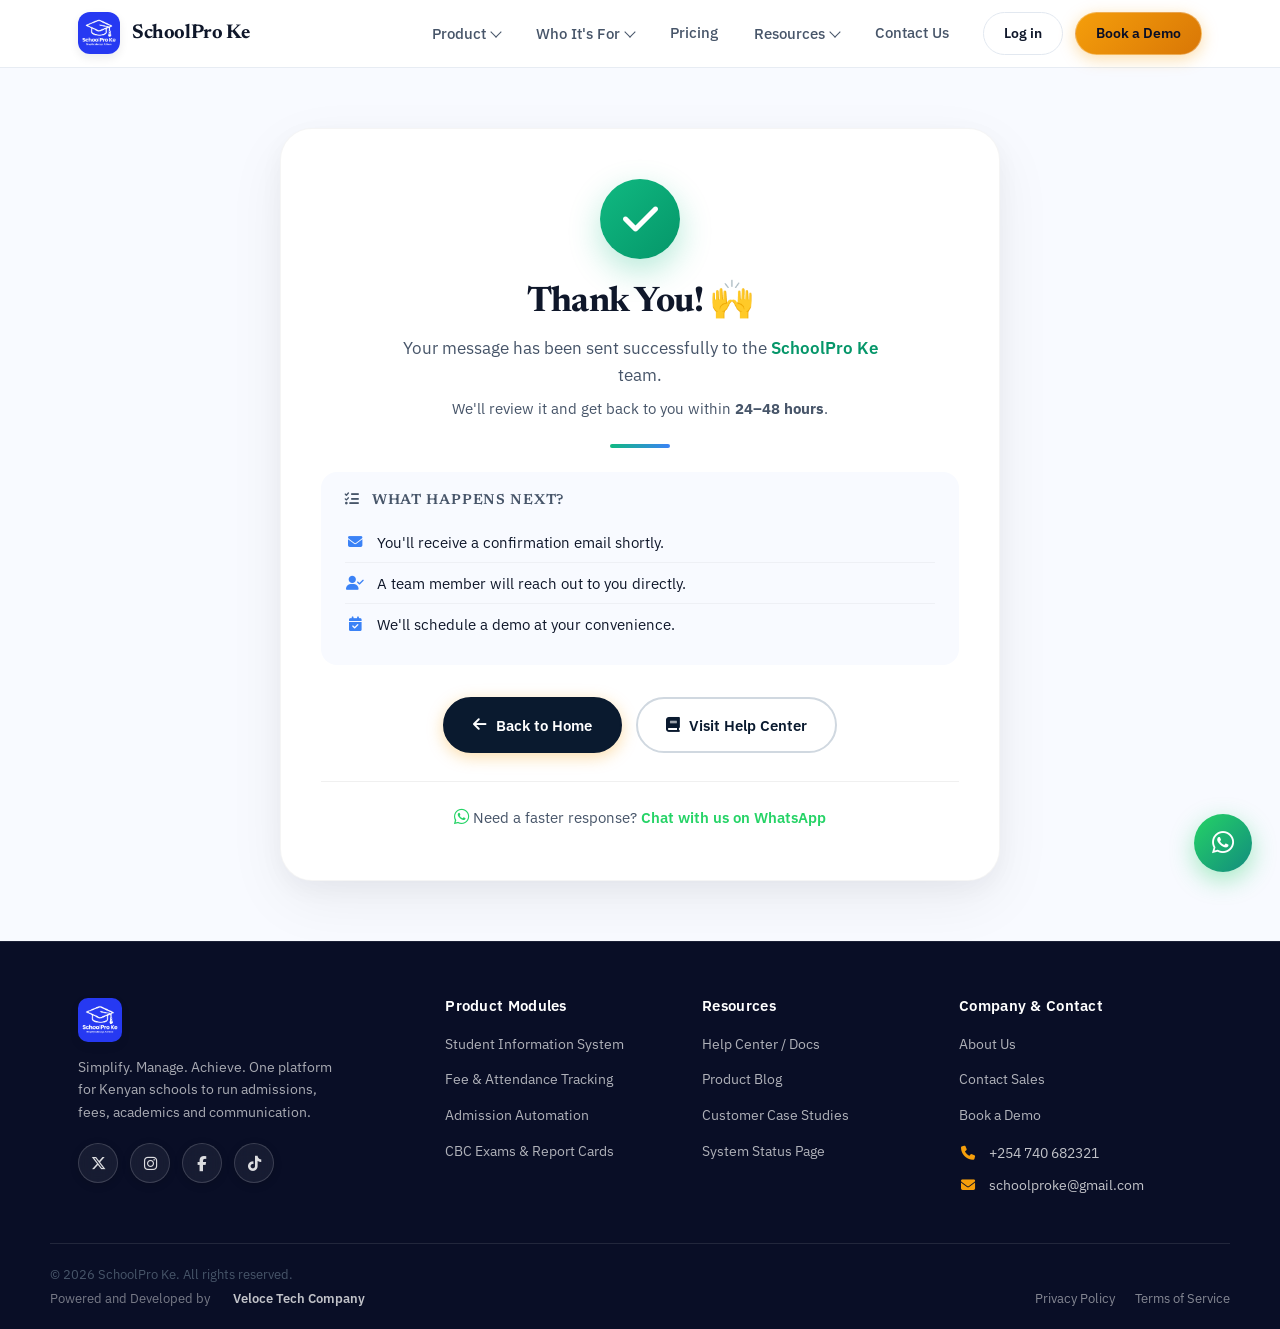
<file: thanks/index.html>
<!DOCTYPE html>
<html lang="en">
<head>
<meta charset="UTF-8">
<meta name="viewport" content="width=device-width, initial-scale=1.0, viewport-fit=cover">
<title>Thank You · SchoolPro Ke</title>
<meta name="description" content="Thank you for contacting SchoolPro Ke. Our team will get back to you soon.">
<link rel="canonical" href="https://schoolproke.com/thanks/">
<link rel="icon" type="image/png" href="/assets/logo.png">
<link rel="stylesheet" href="https://cdnjs.cloudflare.com/ajax/libs/font-awesome/6.5.1/css/all.min.css">
<link rel="stylesheet" href="/style.css">
<style>
  /* ===== THANK YOU PAGE SPECIFIC STYLES ===== */
  .thankyou-wrapper {
    min-height: 70vh;
    display: flex;
    align-items: center;
    justify-content: center;
    padding: 60px 20px;
    background: var(--bg-light, #f8faff);
  }

  .thankyou-card {
    max-width: 720px;
    width: 100%;
    background: #ffffff;
    border-radius: 32px;
    padding: 50px 40px;
    text-align: center;
    box-shadow: 0 20px 60px rgba(0, 0, 0, 0.06), 0 8px 24px rgba(0, 20, 60, 0.04);
    border: 1px solid rgba(0, 0, 0, 0.04);
    transition: all 0.3s ease;
  }

  .thankyou-card .checkmark {
    display: inline-flex;
    align-items: center;
    justify-content: center;
    width: 80px;
    height: 80px;
    border-radius: 50%;
    background: linear-gradient(135deg, #10b981, #059669);
    color: #fff;
    font-size: 40px;
    margin-bottom: 24px;
    box-shadow: 0 12px 32px rgba(16, 185, 129, 0.30);
  }

  .thankyou-card h1 {
    font-size: 2.2rem;
    font-weight: 700;
    color: var(--ink, #0a1a2f);
    margin-bottom: 12px;
    letter-spacing: -0.02em;
  }

  .thankyou-card p {
    font-size: 1.05rem;
    color: var(--ink-soft, #4a5b6e);
    line-height: 1.6;
    max-width: 500px;
    margin: 0 auto 8px;
  }

  .thankyou-card .highlight {
    color: #059669;
    font-weight: 600;
  }

  .thankyou-card .divider-line {
    width: 60px;
    height: 4px;
    background: linear-gradient(90deg, #10b981, #3b82f6);
    border-radius: 4px;
    margin: 24px auto;
  }

  .thankyou-card .next-steps {
    text-align: left;
    background: var(--bg-light, #f8faff);
    border-radius: 16px;
    padding: 20px 24px;
    margin: 24px 0 32px;
  }

  .thankyou-card .next-steps h4 {
    font-size: 0.9rem;
    text-transform: uppercase;
    letter-spacing: 0.06em;
    color: var(--ink-soft, #4a5b6e);
    margin-bottom: 12px;
    font-weight: 600;
  }

  .thankyou-card .next-steps ul {
    list-style: none;
    padding: 0;
    margin: 0;
  }

  .thankyou-card .next-steps ul li {
    display: flex;
    align-items: center;
    gap: 12px;
    padding: 8px 0;
    font-size: 0.95rem;
    color: var(--ink, #0a1a2f);
    border-bottom: 1px solid rgba(0,0,0,0.04);
  }

  .thankyou-card .next-steps ul li:last-child {
    border-bottom: none;
  }

  .thankyou-card .next-steps ul li i {
    color: #3b82f6;
    width: 20px;
    font-size: 0.9rem;
    text-align: center;
  }

  .thankyou-card .btn-group {
    display: flex;
    flex-wrap: wrap;
    gap: 14px;
    justify-content: center;
    margin-top: 8px;
  }

  .thankyou-card .btn-group .btn {
    min-width: 160px;
    padding: 14px 28px;
    font-weight: 600;
    border-radius: 50px;
    text-decoration: none;
    display: inline-flex;
    align-items: center;
    justify-content: center;
    gap: 10px;
    transition: all 0.25s ease;
  }

  .thankyou-card .btn-primary {
    background: #0a1a2f;
    color: #fff;
    border: 2px solid #0a1a2f;
  }

  .thankyou-card .btn-primary:hover {
    background: #1a2f4a;
    border-color: #1a2f4a;
    transform: translateY(-2px);
    box-shadow: 0 8px 24px rgba(10, 26, 47, 0.20);
  }

  .thankyou-card .btn-outline {
    background: transparent;
    color: #0a1a2f;
    border: 2px solid #d0d8e0;
  }

  .thankyou-card .btn-outline:hover {
    border-color: #0a1a2f;
    background: #f0f4fa;
    transform: translateY(-2px);
  }

  .thankyou-card .whatsapp-cta {
    margin-top: 28px;
    padding-top: 24px;
    border-top: 1px solid rgba(0,0,0,0.06);
    font-size: 0.92rem;
    color: var(--ink-soft, #4a5b6e);
  }

  .thankyou-card .whatsapp-cta a {
    color: #25D366;
    font-weight: 600;
    text-decoration: none;
  }

  .thankyou-card .whatsapp-cta a:hover {
    text-decoration: underline;
  }

  /* ===== RESPONSIVE ===== */
  @media (max-width: 600px) {
    .thankyou-card {
      padding: 32px 20px;
    }

    .thankyou-card h1 {
      font-size: 1.7rem;
    }

    .thankyou-card p {
      font-size: 0.95rem;
    }

    .thankyou-card .btn-group .btn {
      min-width: 100%;
      padding: 14px 20px;
    }

    .thankyou-card .next-steps {
      padding: 16px 18px;
    }
  }
</style>
</head>
<body>

<!-- ============================= HEADER ============================= -->
<header class="header">
  <div class="navbar">
    <a href="/" class="logo-link">
      <img src="/assets/logo.png" alt="SchoolPro Ke logo">
      <span class="logo-wordmark">SchoolPro Ke</span>
    </a>
    <div class="nav-menu-wrap" id="navMenu">
      <ul class="nav-links">
        <li class="has-dropdown">
          <button class="nav-top-link" type="button">Product <span class="chevron"></span></button>
          <div class="dropdown">
            <div class="dropdown-group">
              <span class="dropdown-label">Core SIS</span>
              <a class="dropdown-item" href="/#core-sis">Student Information System<span class="item-sub">Enrolment, records, streams &amp; status</span></a>
              <a class="dropdown-item" href="/#core-sis">Attendance &amp; Timetabling<span class="item-sub">Daily attendance, conflict-free timetables</span></a>
            </div>
            <div class="dropdown-group">
              <span class="dropdown-label">Fee Management</span>
              <a class="dropdown-item" href="/#fee-management">Fee Collection &amp; M-Pesa<span class="item-sub">Payments, structures, notices &amp; SMS</span></a>
              <a class="dropdown-item" href="/#fee-management">Fee Analytics<span class="item-sub">Expected vs. collected, arrears</span></a>
            </div>
            <div class="dropdown-group">
              <span class="dropdown-label">Parent App</span>
              <a class="dropdown-item" href="/#communication">Parent Portal<span class="item-sub">Report cards, statements, attendance</span></a>
              <a class="dropdown-item" href="/#communication">Announcements &amp; SMS<span class="item-sub">Approved updates to guardians</span></a>
            </div>
          </div>
        </li>
        <li class="has-dropdown">
          <button class="nav-top-link" type="button">Who It's For <span class="chevron"></span></button>
          <div class="dropdown">
            <a class="dropdown-item" href="/#roles?role=principals">For Principals<span class="item-sub">A school-wide dashboard, every approval in one place</span></a>
            <a class="dropdown-item" href="/#roles?role=teachers">For Teachers<span class="item-sub">Attendance, CBC marks, syllabus &amp; lesson plans</span></a>
            <a class="dropdown-item" href="/#roles?role=parents">For Parents<span class="item-sub">Fees, results and attendance in one place</span></a>
            <a class="dropdown-item" href="/for-registrars-accountants/">For Registrars &amp; Accountants<span class="item-sub">Admissions, staff accounts, fee structures</span></a>
            <a class="dropdown-item" href="/for-librarians/">For Librarians<span class="item-sub">Catalogue, issue, track returns</span></a>
          </div>
        </li>
        <li><a href="/pricing/">Pricing</a></li>
        <li class="has-dropdown">
          <button class="nav-top-link" type="button">Resources <span class="chevron"></span></button>
          <div class="dropdown">
            <a class="dropdown-item" href="/resources/#help-center">Help Center / Docs</a>
            <a class="dropdown-item" href="/resources/#blog">Product Blog</a>
            <a class="dropdown-item" href="/resources/#case-studies">Customer Case Studies</a>
            <a class="dropdown-item" href="/resources/#status">System Status</a>
          </div>
        </li>
        <li><a href="/contact-us/">Contact Us</a></li>
      </ul>
      <div class="nav-right">
        <a href="https://schoolpro-ke-coded-by-44-men-of-veloce-in.base44.app/" target="_blank" rel="noopener noreferrer" class="btn btn-ghost btn-small">Log in</a>
        <a href="/contact-us/" class="btn btn-primary btn-small">Book a Demo</a>
      </div>
    </div>
    <button class="hamburger" id="hamburger" aria-label="Toggle menu"><span class="bar"></span><span class="bar"></span><span class="bar"></span></button>
  </div>
</header>

<!-- ============================= THANK YOU CONTENT ============================= -->
<main class="thankyou-wrapper">
  <div class="thankyou-card">

    <!-- Checkmark Icon -->
    <div class="checkmark">
      <i class="fas fa-check"></i>
    </div>

    <h1>Thank You! 🙌</h1>
    <p>Your message has been sent successfully to the <span class="highlight">SchoolPro Ke</span> team.</p>
    <p style="font-size: 0.92rem; color: var(--ink-soft, #4a5b6e);">We'll review it and get back to you within <strong>24–48 hours</strong>.</p>

    <div class="divider-line"></div>

    <!-- Next Steps -->
    <div class="next-steps">
      <h4><i class="fas fa-list-check" style="margin-right: 8px;"></i> What happens next?</h4>
      <ul>
        <li><i class="fas fa-envelope"></i> You'll receive a confirmation email shortly.</li>
        <li><i class="fas fa-user-check"></i> A team member will reach out to you directly.</li>
        <li><i class="fas fa-calendar-check"></i> We'll schedule a demo at your convenience.</li>
      </ul>
    </div>

    <!-- Action Buttons -->
    <div class="btn-group">
      <a href="/" class="btn btn-primary">
        <i class="fas fa-arrow-left"></i> Back to Home
      </a>
      <a href="/resources/#help-center" class="btn btn-outline">
        <i class="fas fa-book"></i> Visit Help Center
      </a>
    </div>

    <!-- WhatsApp CTA -->
    <div class="whatsapp-cta">
      <i class="fab fa-whatsapp" style="color:#25D366; font-size: 1.1rem;"></i>
      Need a faster response?
      <a href="https://wa.me/254740682321?text=Hello%20SchoolPro%20Ke%2C%20I%20just%20submitted%20a%20form%20and%20wanted%20to%20follow%20up." target="_blank" rel="noopener noreferrer">
        Chat with us on WhatsApp
      </a>
    </div>

  </div>
</main>

<!-- ============================= FOOTER ============================= -->
<footer class="footer">
  <div class="container footer-top">
    <div class="footer-grid">
      <div class="footer-col">
        <a href="/" class="logo-link">
          <img src="/assets/logo.png" alt="SchoolPro Ke logo" style="height:44px;width:44px;border-radius:10px;">
        </a>
        <p class="footer-brand-desc">Simplify. Manage. Achieve. One platform for Kenyan schools to run admissions, fees, academics and communication.</p>
                <div class="social-row">
          <a href="https://x.com/SchoolProKe" target="_blank" rel="noopener noreferrer" aria-label="X (Twitter)"><i class="fab fa-x-twitter"></i></a>
          <a href="https://www.instagram.com/schoolpro_ke/" target="_blank" rel="noopener noreferrer" aria-label="Instagram"><i class="fab fa-instagram"></i></a>
          <a href="https://www.facebook.com/profile.php?id=61594806435156" target="_blank" rel="noopener noreferrer" aria-label="Facebook"><i class="fab fa-facebook-f"></i></a>
          <a href="https://www.tiktok.com/@schoolpro_ke?lang=en" target="_blank" rel="noopener noreferrer" aria-label="TikTok"><i class="fab fa-tiktok"></i></a>
        </div>
      </div>
      <div class="footer-col">
        <h4>Product Modules</h4>
        <ul class="footer-links">
          <li><a href="/#core-sis">Student Information System</a></li>
          <li><a href="/#fee-management">Fee &amp; Attendance Tracking</a></li>
          <li><a href="/#core-sis">Admission Automation</a></li>
          <li><a href="/#core-sis">CBC Exams &amp; Report Cards</a></li>
        </ul>
      </div>
      <div class="footer-col">
        <h4>Resources</h4>
        <ul class="footer-links">
          <li><a href="/resources/#help-center">Help Center / Docs</a></li>
          <li><a href="/resources/#blog">Product Blog</a></li>
          <li><a href="/resources/#case-studies">Customer Case Studies</a></li>
          <li><a href="/resources/#status">System Status Page</a></li>
        </ul>
      </div>
      <div class="footer-col">
        <h4>Company &amp; Contact</h4>
        <ul class="footer-links">
          <li><a href="/contact-us/">About Us</a></li>
          <li><a href="/contact-us/">Contact Sales</a></li>
          <li><a href="/contact-us/">Book a Demo</a></li>
        </ul>
        <div class="footer-contact-item" style="margin-top:14px;"><i class="fas fa-phone"></i><a href="tel:+254740682321">+254 740 682321</a></div>
        <div class="footer-contact-item"><i class="fas fa-envelope"></i><a href="mailto:schoolproke@gmail.com">schoolproke@gmail.com</a></div>
      </div>
    </div>
  </div>
  <div class="container footer-bottom">
    <div class="footer-bottom-left">
      <p>© 2026 SchoolPro Ke. All rights reserved.</p>
      <p class="powered-by">Powered and Developed by <a href="https://velocetechcompany.com/" target="_blank" rel="noopener noreferrer">Veloce Tech Company</a></p>
    </div>
    <div>
      <a href="/privacy-policy/">Privacy Policy</a>
      <a href="/terms/">Terms of Service</a>
    </div>
  </div>
</footer>

<a href="https://wa.me/254740682321?text=Hello%20SchoolPro%20Ke%2C%20I%20would%20like%20to%20book%20a%20demo."
   class="whatsapp-float" target="_blank" rel="noopener noreferrer" aria-label="Chat on WhatsApp"><i class="fab fa-whatsapp"></i></a>

<script src="/script.js"></script>
</body>
</html>
</file>
<file: style.css>
/* ===================================================================
   SchoolPro Ke — Modern Design System & Visual Masterpiece
   Aesthetic overhaul: deep slate navy, vibrant sapphire blue, amber accents,
   glassmorphic surface physics, smooth micro-interactions & responsive perfection.
   =================================================================== */

@import url('https://fonts.googleapis.com/css2?family=Newsreader:ital,opsz,wght@0,6..72,500;0,6..72,600;0,6..72,700;1,6..72,500&family=IBM+Plex+Sans:ital,wght@0,400;0,500;0,600;0,700;1,400&family=IBM+Plex+Mono:wght@500;600;700&display=swap');

:root {
  --ink:          #0F172A;
  --ink-soft:     #475569;
  --ink-light:    #64748B;
  --blue:         #2563EB;
  --blue-dark:    #1D4ED8;
  --blue-deep:    #090E26;
  --blue-light:   #EFF6FF;
  --blue-glow:    rgba(37, 99, 235, 0.35);
  --paper:        #F8FAFC;
  --paper-alt:    #F1F5F9;
  --white:        #FFFFFF;
  --amber:        #F59E0B;
  --amber-dark:   #D97706;
  --amber-glow:   rgba(245, 158, 11, 0.35);
  --green:        #10B981;
  --green-soft:   #ECFDF5;
  --green-dark:   #059669;
  --line:         #E2E8F0;
  --line-soft:    #F1F5F9;

  --font-display: 'Newsreader', Georgia, serif;
  --font-body:    'IBM Plex Sans', -apple-system, BlinkMacSystemFont, 'Segoe UI', sans-serif;
  --font-mono:    'IBM Plex Mono', 'SFMono-Regular', Consolas, monospace;

  --radius-sm:    8px;
  --radius-md:    14px;
  --radius-lg:    24px;

  --shadow-sm:    0 1px 3px rgba(15, 23, 42, 0.05), 0 1px 2px rgba(15, 23, 42, 0.03);
  --shadow-card:  0 4px 20px -2px rgba(15, 23, 42, 0.06), 0 2px 6px -1px rgba(15, 23, 42, 0.04);
  --shadow-hover: 0 20px 35px -8px rgba(37, 99, 235, 0.16), 0 8px 16px -4px rgba(15, 23, 42, 0.06);
  --shadow-glow:  0 0 35px rgba(37, 99, 235, 0.25);
  --shadow-dark:  0 24px 50px -12px rgba(0, 0, 0, 0.4);

  --max-width:    1180px;
}

*, *::before, *::after {
  box-sizing: border-box;
}

:focus-visible {
  outline: 2.5px solid var(--blue);
  outline-offset: 3px;
  border-radius: 4px;
}

html {
  scroll-behavior: smooth;
  overflow-x: hidden;
}

html:focus-within {
  scroll-behavior: smooth;
}

@media (prefers-reduced-motion: reduce) {
  html { scroll-behavior: auto; }
  *, *::before, *::after {
    animation-duration: 0.01ms !important;
    animation-iteration-count: 1 !important;
    transition-duration: 0.01ms !important;
  }
}

body {
  margin: 0;
  font-family: var(--font-body);
  color: var(--ink);
  background: var(--white);
  line-height: 1.6;
  -webkit-font-smoothing: antialiased;
  -moz-osx-font-smoothing: grayscale;
  overflow-x: hidden;
}

h1, h2, h3, h4 {
  font-family: var(--font-display);
  font-weight: 600;
  color: var(--ink);
  margin: 0 0 0.5em;
  line-height: 1.15;
  letter-spacing: -0.015em;
}

h1 {
  font-size: clamp(2.4rem, 4.2vw, 3.6rem);
  font-weight: 600;
  letter-spacing: -0.025em;
}

h2 {
  font-size: clamp(1.8rem, 2.8vw, 2.4rem);
  letter-spacing: -0.02em;
}

h3 {
  font-size: 1.32rem;
  letter-spacing: -0.01em;
}

p {
  margin: 0 0 1em;
  color: var(--ink-soft);
  max-width: 62ch;
}

a {
  color: inherit;
  text-decoration: none;
}

ul {
  margin: 0;
  padding: 0;
  list-style: none;
}

img {
  max-width: 100%;
  display: block;
}

button {
  font-family: inherit;
}

.mono {
  font-family: var(--font-mono);
}

.container {
  max-width: var(--max-width);
  margin: 0 auto;
  padding: 0 28px;
}

.section {
  padding: 96px 0;
  scroll-margin-top: 88px;
  position: relative;
}

[id] {
  scroll-margin-top: 88px;
}

.section-tight {
  padding: 60px 0;
}

.section-head {
  max-width: 650px;
  margin-bottom: 48px;
}

.section-head p {
  font-size: 1.08rem;
  line-height: 1.6;
}

/* ===================================================================
   Keyframe Animations
   =================================================================== */
@keyframes float-1 {
  0%, 100% { transform: translateY(0px) rotate(0deg); }
  50% { transform: translateY(-8px) rotate(0.6deg); }
}

@keyframes float-2 {
  0%, 100% { transform: translateY(0px) rotate(0deg); }
  50% { transform: translateY(8px) rotate(-0.6deg); }
}

@keyframes pulse-ring {
  0% { box-shadow: 0 0 0 0 rgba(37, 211, 102, 0.6); }
  70% { box-shadow: 0 0 0 18px rgba(37, 211, 102, 0); }
  100% { box-shadow: 0 0 0 0 rgba(37, 211, 102, 0); }
}

@keyframes eyebrow-pulse {
  0%, 100% { transform: scale(1); opacity: 1; }
  50% { transform: scale(1.4); opacity: 0.6; }
}

@keyframes glow-shift {
  0%, 100% { opacity: 0.4; transform: scale(1); }
  50% { opacity: 0.7; transform: scale(1.08); }
}

@keyframes slideDown {
  from { opacity: 0; transform: translateY(-8px); }
  to { opacity: 1; transform: translateY(0); }
}

/* ===================================================================
   Buttons
   =================================================================== */
.btn {
  display: inline-flex;
  align-items: center;
  justify-content: center;
  gap: 10px;
  padding: 13px 26px;
  border-radius: 999px;
  font-weight: 600;
  font-size: 0.96rem;
  border: 1.5px solid transparent;
  cursor: pointer;
  transition: all 0.25s cubic-bezier(0.16, 1, 0.3, 1);
  white-space: nowrap;
  position: relative;
  overflow: hidden;
  isolation: isolate;
  text-align: center;
}

.btn:active {
  transform: scale(0.97);
}

.btn-primary {
  background: linear-gradient(135deg, var(--amber) 0%, var(--amber-dark) 100%);
  color: var(--blue-deep);
  box-shadow: 0 4px 16px var(--amber-glow);
  border: 1px solid rgba(255, 255, 255, 0.3);
}

.btn-primary:hover {
  background: linear-gradient(135deg, #FBBF24 0%, #D97706 100%);
  box-shadow: 0 8px 24px var(--amber-glow), 0 0 0 1px var(--amber);
  transform: translateY(-2px);
}

.btn-secondary {
  background: linear-gradient(135deg, var(--blue) 0%, var(--blue-dark) 100%);
  color: var(--white);
  box-shadow: 0 4px 16px var(--blue-glow);
  border: 1px solid rgba(255, 255, 255, 0.2);
}

.btn-secondary:hover {
  background: linear-gradient(135deg, #3B82F6 0%, #1D4ED8 100%);
  box-shadow: 0 8px 26px var(--blue-glow), 0 0 0 1px var(--blue);
  transform: translateY(-2px);
}

.btn-ghost {
  background: rgba(255, 255, 255, 0.06);
  color: var(--ink);
  border-color: var(--line);
  backdrop-filter: blur(8px);
}

.btn-ghost:hover {
  background: var(--paper-alt);
  border-color: var(--ink);
  transform: translateY(-1px);
}

.btn-outline-light {
  background: rgba(255, 255, 255, 0.08);
  color: var(--white);
  border-color: rgba(255, 255, 255, 0.35);
  backdrop-filter: blur(10px);
}

.btn-outline-light:hover {
  background: rgba(255, 255, 255, 0.18);
  border-color: var(--white);
  transform: translateY(-2px);
}

.btn-block {
  width: 100%;
  justify-content: center;
}

.btn-small {
  padding: 9px 20px;
  font-size: 0.88rem;
}

.btn-text {
  display: inline-flex;
  align-items: center;
  gap: 6px;
  font-weight: 600;
  color: var(--blue);
  transition: gap 0.2s ease, color 0.2s ease;
}

.btn-text:hover {
  color: var(--blue-dark);
  gap: 10px;
}

/* ===================================================================
   Header / Navigation
   =================================================================== */
.header {
  position: sticky;
  top: 0;
  z-index: 200;
  background: rgba(255, 255, 255, 0.88);
  backdrop-filter: saturate(180%) blur(16px);
  border-bottom: 1px solid rgba(226, 232, 240, 0.8);
  transition: box-shadow 0.3s ease, background 0.3s ease;
}

.navbar {
  max-width: var(--max-width);
  margin: 0 auto;
  padding: 12px 28px;
  display: flex;
  align-items: center;
  justify-content: space-between;
  gap: 24px;
}

.logo-link {
  display: flex;
  align-items: center;
  flex-shrink: 0;
  transition: transform 0.2s ease;
}

.logo-link:hover {
  transform: scale(1.02);
}

.logo-link img {
  height: 42px;
  width: 42px;
  border-radius: 12px;
  box-shadow: 0 4px 10px rgba(15, 23, 42, 0.08);
}

.logo-wordmark {
  font-family: var(--font-display);
  font-weight: 700;
  font-size: 1.25rem;
  margin-left: 12px;
  color: var(--ink);
  letter-spacing: -0.02em;
}

.nav-menu-wrap {
  display: flex;
  align-items: center;
  gap: 6px;
  flex: 1;
  justify-content: flex-end;
}

.nav-links {
  display: flex;
  align-items: center;
  gap: 4px;
}

.nav-links > li {
  position: relative;
}

.nav-links > li > a,
.nav-links > li > button.nav-top-link {
  display: flex;
  align-items: center;
  gap: 6px;
  padding: 9px 16px;
  font-size: 0.94rem;
  font-weight: 500;
  color: var(--ink-soft);
  border-radius: var(--radius-sm);
  background: none;
  border: none;
  cursor: pointer;
  transition: all 0.2s ease;
}

.nav-links > li > a:hover,
.nav-links > li > button.nav-top-link:hover {
  background: var(--paper-alt);
  color: var(--ink);
}

.nav-links > li > a.active {
  color: var(--blue);
  font-weight: 600;
  background: var(--blue-light);
}

.chevron {
  width: 8px;
  height: 8px;
  border-right: 1.8px solid currentColor;
  border-bottom: 1.8px solid currentColor;
  transform: rotate(45deg);
  margin-top: -3px;
  transition: transform 0.2s ease;
}

.has-dropdown:hover .chevron,
.has-dropdown.open .chevron {
  transform: rotate(225deg);
  margin-top: 3px;
}

.dropdown {
  position: absolute;
  top: calc(100% + 8px);
  left: 0;
  min-width: 320px;
  background: rgba(255, 255, 255, 0.98);
  backdrop-filter: blur(20px);
  border: 1px solid var(--line);
  border-top: 3px solid var(--blue);
  border-radius: var(--radius-md);
  box-shadow: 0 20px 45px -10px rgba(15, 23, 42, 0.16);
  padding: 12px;
  opacity: 0;
  visibility: hidden;
  transform: translateY(10px);
  transition: opacity 0.2s cubic-bezier(0.16, 1, 0.3, 1), transform 0.2s cubic-bezier(0.16, 1, 0.3, 1), visibility 0.2s;
}

.has-dropdown:hover .dropdown,
.has-dropdown.open .dropdown {
  opacity: 1;
  visibility: visible;
  transform: translateY(0);
}

.dropdown-group + .dropdown-group {
  margin-top: 6px;
  padding-top: 8px;
  border-top: 1px solid var(--line-soft);
}

.dropdown-label {
  font-size: 0.72rem;
  font-weight: 700;
  color: var(--ink-light);
  text-transform: uppercase;
  letter-spacing: 0.06em;
  padding: 6px 12px 4px;
}

.dropdown a.dropdown-item {
  display: flex;
  flex-direction: column;
  gap: 2px;
  padding: 10px 12px;
  border-radius: var(--radius-sm);
  font-size: 0.93rem;
  font-weight: 600;
  color: var(--ink);
  transition: all 0.18s ease;
}

.dropdown a.dropdown-item:hover {
  background: var(--blue-light);
  color: var(--blue);
  transform: translateX(3px);
}

.dropdown a.dropdown-item span.item-sub {
  font-weight: 400;
  font-size: 0.82rem;
  color: var(--ink-soft);
}

.nav-right {
  display: flex;
  align-items: center;
  gap: 12px;
  margin-left: 12px;
}

.hamburger {
  display: none;
  flex-direction: column;
  gap: 5px;
  background: none;
  border: none;
  cursor: pointer;
  padding: 8px;
  border-radius: var(--radius-sm);
  transition: background 0.2s ease;
}

.hamburger:hover {
  background: var(--paper-alt);
}

.hamburger .bar {
  width: 24px;
  height: 2px;
  background: var(--ink);
  border-radius: 2px;
  transition: all 0.25s ease;
}

.hamburger.open .bar:nth-child(1) {
  transform: translateY(7px) rotate(45deg);
}

.hamburger.open .bar:nth-child(2) {
  opacity: 0;
  transform: scaleX(0);
}

.hamburger.open .bar:nth-child(3) {
  transform: translateY(-7px) rotate(-45deg);
}

/* ===================================================================
   Hero Section
   =================================================================== */
.hero {
  position: relative;
  padding: 80px 0 60px;
  overflow: hidden;
  isolation: isolate;
  background: radial-gradient(circle at 80% 20%, rgba(37, 99, 235, 0.28) 0%, transparent 45%),
              radial-gradient(circle at 20% 80%, rgba(245, 158, 11, 0.18) 0%, transparent 45%),
              var(--blue-deep);
}

.hero-video {
  position: absolute;
  inset: 0;
  z-index: -2;
  width: 100%;
  height: 100%;
  object-fit: cover;
  opacity: 0.35;
  filter: contrast(110%) saturate(120%);
}

.hero::before {
  content: '';
  position: absolute;
  inset: 0;
  z-index: -1;
  background: linear-gradient(110deg, rgba(9, 14, 38, 0.94) 0%, rgba(9, 14, 38, 0.85) 55%, rgba(9, 14, 38, 0.65) 100%);
}

.hero-grid {
  position: relative;
  z-index: 1;
  display: grid;
  grid-template-columns: 1.05fr 0.95fr;
  gap: 60px;
  align-items: center;
}

.hero-eyebrow {
  display: inline-flex;
  align-items: center;
  gap: 10px;
  font-size: 0.86rem;
  font-weight: 600;
  color: #FDE68A;
  background: rgba(255, 255, 255, 0.1);
  border: 1px solid rgba(255, 255, 255, 0.22);
  backdrop-filter: blur(12px);
  padding: 8px 16px;
  border-radius: 999px;
  margin-bottom: 22px;
  box-shadow: 0 4px 16px rgba(0, 0, 0, 0.2);
}

.hero-eyebrow .dot {
  width: 8px;
  height: 8px;
  border-radius: 50%;
  background: var(--amber);
  box-shadow: 0 0 10px var(--amber);
  animation: eyebrow-pulse 2s infinite ease-in-out;
}

.hero-copy h1 {
  margin-bottom: 22px;
  color: var(--white);
  font-size: clamp(2.6rem, 4.8vw, 4.2rem);
  letter-spacing: -0.035em;
  line-height: 1.12;
  background: linear-gradient(135deg, #FFFFFF 0%, #E2E8F0 100%);
  -webkit-background-clip: text;
  -webkit-text-fill-color: transparent;
}

.hero-copy p.lead {
  font-size: 1.15rem;
  max-width: 48ch;
  color: rgba(241, 245, 249, 0.88);
  line-height: 1.65;
}

.hero-actions {
  display: flex;
  flex-wrap: wrap;
  gap: 16px;
  margin-top: 32px;
}

.hero-actions .btn-ghost {
  color: var(--white);
  border-color: rgba(255, 255, 255, 0.4);
  background: rgba(255, 255, 255, 0.08);
}

.hero-actions .btn-ghost:hover {
  background: rgba(255, 255, 255, 0.2);
  border-color: var(--white);
  transform: translateY(-2px);
}

/* Hero Dashboard Visual */
.hero-visual {
  position: relative;
  padding: 6px 26px 46px 0;
}

.mock-frame {
  position: relative;
  border-radius: var(--radius-lg);
  background: rgba(255, 255, 255, 0.95);
  backdrop-filter: blur(20px);
  border: 1px solid rgba(255, 255, 255, 0.6);
  box-shadow: var(--shadow-dark), 0 0 0 1px rgba(255, 255, 255, 0.15);
  padding: 18px;
  transition: transform 0.3s ease;
}

.mock-bar {
  display: flex;
  gap: 8px;
  padding: 2px 4px 14px;
}

.mock-bar span {
  width: 10px;
  height: 10px;
  border-radius: 50%;
  background: #CBD5E1;
}

.mock-bar span:nth-child(1) { background: #EF4444; }
.mock-bar span:nth-child(2) { background: #F59E0B; }
.mock-bar span:nth-child(3) { background: #10B981; }

.mock-screen {
  background: linear-gradient(160deg, #090E26 0%, #121B3E 100%);
  border-radius: var(--radius-md);
  padding: 22px;
  color: var(--white);
  border: 1px solid rgba(255, 255, 255, 0.1);
  box-shadow: inset 0 1px 1px rgba(255, 255, 255, 0.1);
}

.mock-screen .mock-title {
  font-size: 0.8rem;
  color: rgba(255, 255, 255, 0.6);
  margin-bottom: 16px;
  display: flex;
  align-items: center;
  justify-content: space-between;
  font-weight: 500;
}

.mock-stat-row {
  display: grid;
  grid-template-columns: repeat(3, 1fr);
  gap: 12px;
  margin-bottom: 16px;
}

.mock-stat {
  background: rgba(255, 255, 255, 0.06);
  border: 1px solid rgba(255, 255, 255, 0.1);
  border-radius: 12px;
  padding: 14px;
  backdrop-filter: blur(8px);
}

.mock-stat .num {
  font-family: var(--font-mono);
  font-size: 1.15rem;
  font-weight: 700;
  color: var(--white);
}

.mock-stat .lbl {
  font-size: 0.74rem;
  color: rgba(255, 255, 255, 0.6);
  margin-top: 4px;
}

.mock-bars {
  display: flex;
  align-items: flex-end;
  gap: 8px;
  height: 80px;
  background: rgba(255, 255, 255, 0.04);
  border-radius: 12px;
  padding: 12px;
  border: 1px solid rgba(255, 255, 255, 0.06);
}

.mock-bars i {
  display: block;
  flex: 1;
  background: linear-gradient(180deg, var(--amber) 0%, var(--amber-dark) 100%);
  border-radius: 6px 6px 0 0;
  opacity: 0.95;
  box-shadow: 0 0 12px var(--amber-glow);
  transition: height 0.5s ease;
}

.mock-float {
  position: absolute;
  background: rgba(255, 255, 255, 0.98);
  backdrop-filter: blur(16px);
  border: 1px solid var(--line);
  border-radius: var(--radius-md);
  box-shadow: 0 16px 36px -8px rgba(15, 23, 42, 0.2);
  padding: 14px 18px;
  font-size: 0.85rem;
  display: flex;
  align-items: center;
  gap: 12px;
  z-index: 10;
}

.mock-float .ic {
  width: 36px;
  height: 36px;
  border-radius: 10px;
  display: flex;
  align-items: center;
  justify-content: center;
  flex-shrink: 0;
  font-size: 0.95rem;
}

.mock-float.float-1 {
  top: -18px;
  right: -14px;
  animation: float-1 5s ease-in-out infinite;
}

.mock-float.float-1 .ic {
  background: var(--green-soft);
  color: var(--green);
}

.mock-float.float-2 {
  bottom: -20px;
  left: -18px;
  animation: float-2 6s ease-in-out infinite;
}

.mock-float.float-2 .ic {
  background: var(--blue-light);
  color: var(--blue);
}

.mock-float strong {
  display: block;
  font-family: var(--font-mono);
  font-size: 0.92rem;
  color: var(--ink);
}

.mock-float small {
  color: var(--ink-soft);
  font-size: 0.8rem;
}

.mock-device-label {
  position: absolute;
  top: -12px;
  left: 20px;
  background: var(--ink);
  color: var(--white);
  font-size: 0.7rem;
  font-weight: 700;
  letter-spacing: 0.04em;
  padding: 4px 12px;
  border-radius: 999px;
  z-index: 7;
  box-shadow: 0 4px 12px rgba(0, 0, 0, 0.2);
}

.mock-frame-desktop {
  position: relative;
  z-index: 1;
}

.mock-frame-mobile {
  position: absolute;
  right: -8px;
  bottom: 4px;
  width: 146px;
  z-index: 6;
  padding: 12px 10px 16px;
  border-radius: 28px;
  background: rgba(255, 255, 255, 0.98);
  box-shadow: 0 20px 40px rgba(0, 0, 0, 0.3);
}

.mock-device-label-mobile {
  top: -12px;
  left: 50%;
  transform: translateX(-50%);
  white-space: nowrap;
}

.mock-phone-notch {
  width: 38px;
  height: 5px;
  background: var(--line);
  border-radius: 4px;
  margin: 2px auto 10px;
}

.mock-frame-mobile .mock-screen {
  padding: 14px 10px;
  border-radius: 16px;
}

.mock-frame-mobile .mock-title {
  font-size: 0.65rem;
  margin-bottom: 10px;
}

.mock-stat-row-mobile {
  grid-template-columns: repeat(2, 1fr);
  gap: 6px;
  margin-bottom: 10px;
}

.mock-frame-mobile .mock-stat {
  padding: 8px;
}

.mock-frame-mobile .mock-stat .num {
  font-size: 0.85rem;
}

.mock-frame-mobile .mock-stat .lbl {
  font-size: 0.58rem;
}

.mock-bars-mobile {
  height: 46px;
  gap: 4px;
  padding: 8px;
}

/* ===================================================================
   Trust Bar Section
   =================================================================== */
.trust {
  padding: 44px 0;
  background: var(--white);
  border-top: 1px solid var(--line-soft);
  border-bottom: 1px solid var(--line-soft);
}

.trust-row {
  display: flex;
  align-items: center;
  justify-content: space-between;
  gap: 36px;
  flex-wrap: wrap;
}

.trust-copy {
  font-size: 0.98rem;
  color: var(--ink-soft);
  max-width: 36ch;
  line-height: 1.6;
}

.trust-chips {
  display: flex;
  gap: 16px;
  flex-wrap: wrap;
}

.trust-chip {
  display: flex;
  flex-direction: column;
  gap: 3px;
  background: var(--paper);
  border: 1px solid var(--line);
  border-radius: var(--radius-md);
  padding: 14px 22px;
  min-width: 140px;
  transition: all 0.25s ease;
  box-shadow: var(--shadow-sm);
}

.trust-chip:hover {
  transform: translateY(-3px);
  border-color: var(--blue);
  box-shadow: 0 8px 24px rgba(37, 99, 235, 0.12);
  background: var(--white);
}

.trust-chip .n {
  font-family: var(--font-mono);
  font-weight: 700;
  color: var(--blue-dark);
  font-size: 1.15rem;
}

.trust-chip .l {
  font-size: 0.8rem;
  color: var(--ink-soft);
  font-weight: 500;
}

/* ===================================================================
   Pillars Section ("Three jobs, one platform")
   =================================================================== */
.pillars-grid {
  display: grid;
  grid-template-columns: repeat(3, 1fr);
  gap: 26px;
}

.registrar-page .pillars-grid {
  grid-template-columns: minmax(0, 760px);
  justify-content: center;
}

.registrar-page .pillar-card.p2 {
  display: none;
}

.pillar-card {
  position: relative;
  border: 1px solid var(--line);
  border-radius: var(--radius-lg);
  padding: 34px 28px;
  background: var(--white);
  box-shadow: var(--shadow-card);
  transition: all 0.35s cubic-bezier(0.16, 1, 0.3, 1);
  overflow: hidden;
}

.pillar-card::before {
  content: '';
  position: absolute;
  top: 0;
  left: 0;
  right: 0;
  height: 4px;
  background: transparent;
  transition: background 0.3s ease;
}

.pillar-card.p1::before { background: linear-gradient(90deg, #2563EB, #60A5FA); }
.pillar-card.p2::before { background: linear-gradient(90deg, #10B981, #34D399); }
.pillar-card.p3::before { background: linear-gradient(90deg, #F59E0B, #FBBF24); }

.pillar-card:hover {
  transform: translateY(-6px);
  box-shadow: var(--shadow-hover);
  border-color: rgba(37, 99, 235, 0.3);
}

.pillar-icon {
  width: 52px;
  height: 52px;
  border-radius: 14px;
  display: flex;
  align-items: center;
  justify-content: center;
  margin-bottom: 22px;
  font-size: 1.4rem;
  transition: transform 0.3s ease;
}

.pillar-card:hover .pillar-icon {
  transform: scale(1.08) rotate(-4deg);
}

.pillar-card.p1 .pillar-icon { background: var(--blue-light); color: var(--blue); }
.pillar-card.p2 .pillar-icon { background: var(--green-soft); color: var(--green); }
.pillar-card.p3 .pillar-icon { background: #FEF3C7; color: var(--amber-dark); }

.pillar-card h3 {
  font-size: 1.35rem;
  margin-bottom: 8px;
}

.pillar-card ul {
  margin-top: 20px;
  display: flex;
  flex-direction: column;
  gap: 12px;
}

.pillar-card ul li {
  display: flex;
  gap: 12px;
  font-size: 0.94rem;
  color: var(--ink-soft);
  align-items: flex-start;
  line-height: 1.5;
}

.pillar-card ul li::before {
  content: '✓';
  width: 20px;
  height: 20px;
  border-radius: 50%;
  background: var(--blue-light);
  color: var(--blue);
  font-size: 0.72rem;
  font-weight: 700;
  display: flex;
  align-items: center;
  justify-content: center;
  flex-shrink: 0;
  margin-top: 2px;
}

.pillar-card.p2 ul li::before {
  background: var(--green-soft);
  color: var(--green);
}

.pillar-card.p3 ul li::before {
  background: #FEF3C7;
  color: var(--amber-dark);
}

/* ===================================================================
   Role-Based Showcase Section
   =================================================================== */
.roles {
  background: var(--paper);
  border-top: 1px solid var(--line-soft);
  border-bottom: 1px solid var(--line-soft);
}

.role-tabs {
  display: flex;
  gap: 8px;
  margin-bottom: 38px;
  flex-wrap: wrap;
  background: var(--paper-alt);
  padding: 6px;
  border-radius: 999px;
  border: 1px solid var(--line);
  max-width: fit-content;
}

.role-tab {
  padding: 10px 22px;
  border-radius: 999px;
  border: none;
  background: transparent;
  font-weight: 600;
  font-size: 0.93rem;
  cursor: pointer;
  color: var(--ink-soft);
  transition: all 0.22s cubic-bezier(0.16, 1, 0.3, 1);
}

.role-tab:hover {
  color: var(--ink);
}

.role-tab.active {
  background: var(--blue);
  color: var(--white);
  box-shadow: 0 4px 14px var(--blue-glow);
}

.role-panel {
  display: none;
}

.role-panel.active {
  display: grid;
  animation: slideDown 0.35s cubic-bezier(0.16, 1, 0.3, 1);
}

.role-panel {
  grid-template-columns: 1fr 1fr;
  gap: 48px;
  align-items: center;
  background: var(--white);
  border: 1px solid var(--line);
  border-radius: var(--radius-lg);
  padding: 44px;
  box-shadow: var(--shadow-card);
}

#roles .container {
  position: relative;
  isolation: isolate;
  overflow: hidden;
  border-radius: var(--radius-lg);
  --role-background: none;
}

#roles .container::before {
  content: '';
  position: absolute;
  inset: -8%;
  z-index: 0;
  background: linear-gradient(rgba(255, 255, 255, 0.82), rgba(255, 255, 255, 0.82)),
              var(--role-background) center / cover no-repeat;
  transform-origin: center;
  opacity: 0;
  pointer-events: none;
  transition: opacity 0.3s ease;
}

#roles .container > * {
  position: relative;
  z-index: 1;
}

#roles:has(.role-panel[data-role="principals"].active) .container { --role-background: url('/assets/principal-bg.jpg'); }
#roles:has(.role-panel[data-role="teachers"].active) .container { --role-background: url('/assets/teacher-bg.jpg'); }
#roles:has(.role-panel[data-role="parents"].active) .container { --role-background: url('/assets/parent-bg.jpg'); }
#roles:has(.role-panel[data-role="registrars"].active) .container { --role-background: url('/assets/registrar-bg.jpg'); }
#roles:has(.role-panel[data-role="librarians"].active) .container { --role-background: url('/assets/librarian-bg.jpg'); }

#roles:has(.role-panel[data-role="principals"].active) .container::before,
#roles:has(.role-panel[data-role="teachers"].active) .container::before,
#roles:has(.role-panel[data-role="parents"].active) .container::before,
#roles:has(.role-panel[data-role="registrars"].active) .container::before,
#roles:has(.role-panel[data-role="librarians"].active) .container::before {
  opacity: 1;
  animation: principal-background-motion 18s ease-in-out infinite alternate;
}

@keyframes principal-background-motion {
  from { transform: scale(1) rotate(0deg); }
  to { transform: scale(1.06) rotate(1.5deg); }
}

.role-panel .role-eyebrow {
  font-size: 0.82rem;
  font-weight: 700;
  color: var(--blue-dark);
  text-transform: uppercase;
  letter-spacing: 0.06em;
  margin-bottom: 12px;
  display: inline-block;
}

.role-list {
  display: flex;
  flex-direction: column;
  gap: 14px;
  margin-top: 22px;
}

.role-list li {
  display: flex;
  gap: 12px;
  font-size: 0.96rem;
  color: var(--ink);
  align-items: flex-start;
}

.role-list li .check {
  width: 22px;
  height: 22px;
  border-radius: 50%;
  background: var(--green-soft);
  color: var(--green);
  display: flex;
  align-items: center;
  justify-content: center;
  font-size: 0.72rem;
  font-weight: 700;
  flex-shrink: 0;
  margin-top: 2px;
}

.role-visual {
  position: relative;
}

.role-example {
  background: var(--blue-deep);
  color: var(--white);
  border: 1px solid rgba(255, 255, 255, 0.12);
  border-radius: var(--radius-md);
  padding: 24px;
  font-size: 0.92rem;
  box-shadow: 0 16px 36px -10px rgba(9, 14, 38, 0.3);
}

.role-example .tag {
  font-family: var(--font-mono);
  font-size: 0.74rem;
  color: var(--amber);
  text-transform: uppercase;
  letter-spacing: 0.06em;
  display: inline-block;
  margin-bottom: 12px;
  padding: 4px 10px;
  background: rgba(245, 158, 11, 0.15);
  border-radius: 6px;
  font-weight: 600;
}

.role-example p {
  margin: 0;
  font-size: 0.95rem;
  color: rgba(255, 255, 255, 0.9);
  line-height: 1.6;
}

/* ===================================================================
   Security & Uptime Section
   =================================================================== */
.security {
  background: radial-gradient(circle at 50% 0%, #121B3E 0%, #090E26 100%);
  color: var(--white);
}

.security .section-head p {
  color: rgba(255, 255, 255, 0.75);
}

.security h2 {
  color: var(--white);
}

.security-grid {
  display: grid;
  grid-template-columns: repeat(4, 1fr);
  gap: 20px;
  margin-bottom: 44px;
}

.security-badge {
  border: 1px solid rgba(255, 255, 255, 0.12);
  border-radius: var(--radius-md);
  padding: 26px 20px;
  background: rgba(255, 255, 255, 0.04);
  backdrop-filter: blur(12px);
  transition: all 0.3s ease;
}

.security-badge:hover {
  background: rgba(255, 255, 255, 0.08);
  border-color: rgba(37, 99, 235, 0.5);
  transform: translateY(-4px);
  box-shadow: 0 16px 32px rgba(37, 99, 235, 0.2);
}

.security-badge .b-icon {
  font-size: 1.6rem;
  margin-bottom: 14px;
}

.security-badge h4 {
  color: var(--white);
  font-size: 1.05rem;
  margin-bottom: 8px;
  font-family: var(--font-body);
}

.security-badge p {
  color: rgba(255, 255, 255, 0.65);
  font-size: 0.88rem;
  margin: 0;
  line-height: 1.5;
}

.security-note {
  font-size: 0.85rem;
  color: rgba(255, 255, 255, 0.5);
  max-width: 72ch;
  line-height: 1.6;
}

/* ===================================================================
   Final CTA / Closer Section
   =================================================================== */
.closer {
  background: linear-gradient(135deg, var(--blue) 0%, var(--blue-dark) 100%);
  color: var(--white);
  text-align: center;
  padding: 88px 0;
  position: relative;
  overflow: hidden;
  isolation: isolate;
}

.closer::before {
  content: '';
  position: absolute;
  top: -50%;
  left: -50%;
  width: 200%;
  height: 200%;
  background: radial-gradient(circle at 50% 50%, rgba(255, 255, 255, 0.12) 0%, transparent 50%);
  animation: glow-shift 10s infinite ease-in-out;
  pointer-events: none;
}

.closer h2 {
  color: var(--white);
  max-width: 28ch;
  margin: 0 auto 16px;
  font-size: clamp(2rem, 3.2vw, 2.6rem);
}

.closer p {
  color: rgba(255, 255, 255, 0.88);
  max-width: 52ch;
  margin: 0 auto 36px;
  font-size: 1.1rem;
}

.closer-actions {
  display: flex;
  justify-content: center;
  gap: 16px;
  flex-wrap: wrap;
}

/* ===================================================================
   Footer Section
   =================================================================== */
.footer {
  background: var(--blue-deep);
  color: rgba(255, 255, 255, 0.72);
  padding-top: 56px;
  border-top: 1px solid rgba(255, 255, 255, 0.08);
}

.footer h4 {
  color: var(--white);
  font-family: var(--font-body);
  font-size: 0.92rem;
  font-weight: 600;
  margin-bottom: 16px;
  letter-spacing: 0.02em;
}

.footer-grid {
  display: grid;
  grid-template-columns: 1.5fr 1fr 1fr 1.1fr;
  gap: 36px;
}

.footer-brand-desc {
  font-size: 0.88rem;
  margin: 14px 0 20px;
  color: rgba(255, 255, 255, 0.65);
  max-width: 34ch;
  line-height: 1.6;
}

.social-row {
  display: flex;
  gap: 12px;
}

.social-row a {
  width: 40px;
  height: 40px;
  border-radius: 50%;
  background: rgba(255, 255, 255, 0.06);
  border: 1px solid rgba(255, 255, 255, 0.16);
  backdrop-filter: blur(8px);
  display: flex;
  align-items: center;
  justify-content: center;
  font-size: 0.95rem;
  color: rgba(255, 255, 255, 0.85);
  transition: all 0.28s cubic-bezier(0.16, 1, 0.3, 1);
  box-shadow: 0 2px 8px rgba(0, 0, 0, 0.15);
}

.social-row a[aria-label*="X"]:hover,
.social-row a[href*="x.com"]:hover {
  background: #000000;
  border-color: #38BDF8;
  color: #38BDF8;
  transform: translateY(-3px) scale(1.08);
  box-shadow: 0 6px 18px rgba(56, 189, 248, 0.4);
}

.social-row a[aria-label*="Instagram"]:hover,
.social-row a[href*="instagram"]:hover {
  background: linear-gradient(45deg, #f09433, #e6683c, #dc2743, #cc2366, #bc1888);
  border-color: transparent;
  color: #FFFFFF;
  transform: translateY(-3px) scale(1.08);
  box-shadow: 0 6px 20px rgba(225, 48, 108, 0.5);
}

.social-row a[aria-label*="Facebook"]:hover,
.social-row a[href*="facebook"]:hover {
  background: #1877F2;
  border-color: #1877F2;
  color: #FFFFFF;
  transform: translateY(-3px) scale(1.08);
  box-shadow: 0 6px 20px rgba(24, 119, 242, 0.5);
}

.social-row a[aria-label*="TikTok"]:hover,
.social-row a[href*="tiktok"]:hover {
  background: #000000;
  border-color: #FE2C55;
  color: #FE2C55;
  transform: translateY(-3px) scale(1.08);
  box-shadow: 0 6px 20px rgba(254, 44, 85, 0.5);
}

.footer-links li {
  margin-bottom: 10px;
}

.footer-links a {
  font-size: 0.88rem;
  color: rgba(255, 255, 255, 0.68);
  transition: color 0.2s ease;
}

.footer-links a:hover {
  color: var(--white);
}

.footer-contact-item {
  display: flex;
  align-items: center;
  gap: 12px;
  font-size: 0.88rem;
  margin-bottom: 10px;
  color: rgba(255, 255, 255, 0.75);
}

.footer-contact-item i,
.footer-contact-item .ic {
  width: 18px;
  text-align: center;
  color: var(--amber);
}

.footer-top {
  padding-bottom: 36px;
  border-bottom: 1px solid rgba(255, 255, 255, 0.1);
}

.footer-bottom {
  display: flex;
  justify-content: space-between;
  align-items: flex-end;
  flex-wrap: wrap;
  gap: 16px;
  padding: 20px 0;
  font-size: 0.82rem;
  color: rgba(255, 255, 255, 0.5);
}

.footer-bottom-left p {
  margin: 0;
}

.footer-bottom-left .powered-by {
  margin-top: 4px;
  font-size: 0.8rem;
  color: rgba(255, 255, 255, 0.45);
}

.footer-bottom-left .powered-by a {
  color: rgba(255, 255, 255, 0.75);
  font-weight: 600;
  transition: color 0.2s ease;
}

.footer-bottom-left .powered-by a:hover {
  color: var(--amber);
}

.footer-bottom a {
  color: rgba(255, 255, 255, 0.5);
  margin-left: 20px;
  transition: color 0.2s ease;
}

.footer-bottom a:hover {
  color: var(--white);
}

/* ===================================================================
   Page Hero (Contact / Pricing / Resources)
   =================================================================== */
.page-hero {
  background: radial-gradient(circle at 85% 15%, rgba(37, 99, 235, 0.14) 0%, transparent 45%),
              radial-gradient(circle at 15% 85%, rgba(245, 158, 11, 0.12) 0%, transparent 45%),
              var(--paper);
  padding: 76px 0 0;
  position: relative;
  border-bottom: 1px solid var(--line-soft);
  overflow: hidden;
}

.page-hero .container {
  padding-bottom: 52px;
  position: relative;
  z-index: 1;
}

.page-hero .eyebrow {
  font-size: 0.85rem;
  font-weight: 700;
  color: var(--blue-dark);
  background: rgba(37, 99, 235, 0.08);
  border: 1px solid rgba(37, 99, 235, 0.2);
  padding: 6px 16px;
  border-radius: 999px;
  display: inline-flex;
  align-items: center;
  gap: 8px;
  margin-bottom: 16px;
  text-transform: uppercase;
  letter-spacing: 0.06em;
  box-shadow: 0 2px 8px rgba(37, 99, 235, 0.06);
}

.page-hero .eyebrow::before {
  content: '';
  width: 7px;
  height: 7px;
  border-radius: 50%;
  background: var(--amber);
  box-shadow: 0 0 6px var(--amber);
}

.page-hero h1 {
  color: var(--ink);
  font-size: clamp(2.2rem, 3.8vw, 3.2rem);
  letter-spacing: -0.025em;
  margin-bottom: 12px;
}

.page-hero p {
  font-size: 1.1rem;
  max-width: 54ch;
  line-height: 1.6;
}

.wave-divider {
  line-height: 0;
  position: relative;
  z-index: 1;
}

.wave-divider svg {
  width: 100%;
  height: 48px;
  display: block;
}

/* ---------- Contact Page ---------- */
.contact-grid {
  display: grid;
  grid-template-columns: 0.85fr 1.15fr;
  gap: 52px;
  align-items: start;
}

.contact-info h3,
.contact-form h3 {
  margin-bottom: 20px;
}

.location-item h4 {
  display: flex;
  align-items: center;
  gap: 10px;
  font-size: 0.98rem;
  margin-bottom: 12px;
}

.map-container {
  border-radius: var(--radius-md);
  overflow: hidden;
  border: 1px solid var(--line);
  margin-top: 14px;
  box-shadow: var(--shadow-sm);
}

.map-container iframe {
  width: 100%;
  height: 230px;
  border: 0;
  display: block;
}

.mt-30 {
  margin-top: 32px;
}

.contact-form {
  background: var(--white);
  border: 1px solid var(--line);
  border-radius: var(--radius-lg);
  padding: 36px;
  box-shadow: var(--shadow-card);
}

.form-group {
  margin-bottom: 20px;
}

.form-group label {
  display: block;
  font-size: 0.88rem;
  font-weight: 600;
  margin-bottom: 8px;
  color: var(--ink);
}

.form-group input,
.form-group select,
.form-group textarea {
  width: 100%;
  padding: 13px 16px;
  border-radius: var(--radius-sm);
  border: 1.5px solid var(--line);
  font-family: inherit;
  font-size: 0.96rem;
  color: var(--ink);
  background: var(--white);
  transition: all 0.2s ease;
}

.form-group input:focus,
.form-group select:focus,
.form-group textarea:focus {
  outline: none;
  border-color: var(--blue);
  box-shadow: 0 0 0 4px rgba(37, 99, 235, 0.14);
}

.form-group textarea {
  resize: vertical;
  min-height: 120px;
}

.form-success { color: var(--green); }
.form-error { color: #DC2626; }

.contact-shortcuts {
  display: flex;
  gap: 14px;
  margin-top: 26px;
  flex-wrap: wrap;
}

.shortcut-card {
  flex: 1;
  min-width: 170px;
  border: 1px solid var(--line);
  border-radius: var(--radius-md);
  padding: 18px;
  display: flex;
  align-items: center;
  gap: 14px;
  text-decoration: none;
  background: var(--white);
  transition: all 0.25s ease;
  box-shadow: var(--shadow-sm);
}

.shortcut-card:hover {
  border-color: var(--blue);
  transform: translateY(-3px);
  box-shadow: var(--shadow-hover);
}

.shortcut-card .ic {
  width: 40px;
  height: 40px;
  border-radius: 12px;
  background: var(--blue-light);
  color: var(--blue);
  display: flex;
  align-items: center;
  justify-content: center;
  flex-shrink: 0;
  font-size: 1.1rem;
}

.shortcut-card strong {
  display: block;
  font-size: 0.93rem;
  color: var(--ink);
}

.shortcut-card span {
  font-size: 0.84rem;
  color: var(--ink-soft);
}

/* ---------- Pricing Page ---------- */
.pricing-grid {
  display: grid;
  grid-template-columns: repeat(3, 1fr);
  gap: 26px;
  align-items: stretch;
}

.pricing-grid-2col {
  grid-template-columns: 1.1fr 0.9fr;
}

.price-card {
  border: 1.5px solid var(--line);
  border-radius: var(--radius-lg);
  padding: 36px 32px;
  display: flex;
  flex-direction: column;
  background: var(--white);
  box-shadow: var(--shadow-card);
  transition: all 0.3s ease;
  position: relative;
}

.price-card:hover {
  border-color: var(--blue);
  box-shadow: var(--shadow-hover);
  transform: translateY(-4px);
}

.price-card.featured {
  border-color: var(--blue);
  box-shadow: 0 12px 36px -6px rgba(37, 99, 235, 0.2);
}

.price-card .plan-badge {
  position: absolute;
  top: -14px;
  right: 28px;
  background: linear-gradient(135deg, var(--amber) 0%, var(--amber-dark) 100%);
  color: var(--blue-deep);
  font-size: 0.76rem;
  font-weight: 700;
  padding: 6px 14px;
  border-radius: 999px;
  box-shadow: 0 4px 12px var(--amber-glow);
}

.price-card .plan-name {
  font-family: var(--font-display);
  font-size: 1.45rem;
  margin-bottom: 8px;
}

.price-card .plan-price {
  font-family: var(--font-mono);
  font-size: 1.6rem;
  font-weight: 700;
  color: var(--blue-dark);
  margin: 12px 0 6px;
}

.price-card .plan-price span {
  font-family: var(--font-body);
  font-size: 0.88rem;
  font-weight: 400;
  color: var(--ink-soft);
}

.price-card .plan-desc {
  font-size: 0.94rem;
  margin-bottom: 24px;
  line-height: 1.6;
}

.price-card ul {
  display: flex;
  flex-direction: column;
  gap: 12px;
  margin-bottom: 28px;
  flex: 1;
}

.price-card ul li {
  font-size: 0.93rem;
  display: flex;
  gap: 10px;
  align-items: flex-start;
  line-height: 1.5;
}

.price-card ul li::before {
  content: '✓';
  color: var(--green);
  font-weight: 700;
  font-size: 0.85rem;
  line-height: 1.45;
  flex-shrink: 0;
}

.pricing-faq {
  margin-top: 76px;
}

.faq-item {
  border-bottom: 1px solid var(--line-soft);
  padding: 22px 0;
}

.faq-item h4 {
  margin-bottom: 10px;
  font-family: var(--font-body);
  font-weight: 600;
  font-size: 1.05rem;
}

.faq-item p {
  margin: 0;
  font-size: 0.95rem;
  line-height: 1.6;
}

/* ---------- Resources Section ---------- */
.resource-grid {
  display: grid;
  grid-template-columns: repeat(2, 1fr);
  gap: 24px;
}

.resource-card {
  border: 1px solid var(--line);
  border-radius: var(--radius-md);
  padding: 30px;
  background: var(--white);
  box-shadow: var(--shadow-card);
  transition: all 0.25s ease;
}

.resource-card:hover {
  transform: translateY(-4px);
  border-color: var(--blue);
  box-shadow: var(--shadow-hover);
}

.resource-card .tag {
  font-family: var(--font-mono);
  font-size: 0.74rem;
  color: var(--blue-dark);
  text-transform: uppercase;
  letter-spacing: 0.06em;
  font-weight: 600;
}

/* ===================================================================
   WhatsApp Float Button
   =================================================================== */
.whatsapp-float {
  position: fixed;
  bottom: 28px;
  right: 28px;
  z-index: 300;
  width: 58px;
  height: 58px;
  border-radius: 50%;
  background: linear-gradient(135deg, #25D366 0%, #128C7E 100%);
  color: var(--white);
  display: flex;
  align-items: center;
  justify-content: center;
  font-size: 1.6rem;
  box-shadow: 0 8px 24px rgba(37, 211, 102, 0.4);
  animation: pulse-ring 3s infinite;
  transition: transform 0.25s ease, background 0.25s ease;
}

.whatsapp-float:hover {
  transform: scale(1.1);
  background: linear-gradient(135deg, #28E16D 0%, #14A090 100%);
}

/* ===================================================================
   Legal Pages (Privacy Policy & Terms of Service Trust Styling)
   =================================================================== */
.legal-page {
  background: var(--paper);
}

.legal-container {
  max-width: 840px;
  margin: 0 auto;
}

.legal-trust-banner {
  display: flex;
  align-items: flex-start;
  gap: 20px;
  background: linear-gradient(135deg, var(--blue-deep) 0%, #121B3E 100%);
  color: var(--white);
  padding: 28px 32px;
  border-radius: var(--radius-lg);
  margin-bottom: 36px;
  border: 1px solid rgba(37, 99, 235, 0.3);
  box-shadow: 0 14px 36px -8px rgba(9, 14, 38, 0.25);
  position: relative;
  overflow: hidden;
}

.legal-trust-banner::after {
  content: '';
  position: absolute;
  top: 0;
  right: 0;
  width: 140px;
  height: 100%;
  background: linear-gradient(90deg, transparent, rgba(245, 158, 11, 0.15));
  pointer-events: none;
}

.legal-trust-banner .banner-icon {
  width: 52px;
  height: 52px;
  border-radius: 14px;
  background: rgba(245, 158, 11, 0.18);
  color: var(--amber);
  display: flex;
  align-items: center;
  justify-content: center;
  font-size: 1.45rem;
  flex-shrink: 0;
  border: 1px solid rgba(245, 158, 11, 0.3);
}

.legal-trust-banner h4 {
  color: var(--white);
  font-size: 1.18rem;
  margin-bottom: 6px;
  font-family: var(--font-body);
}

.legal-trust-banner p {
  color: rgba(255, 255, 255, 0.88);
  font-size: 0.95rem;
  margin: 0;
  line-height: 1.6;
}

.legal-card {
  display: flex;
  gap: 22px;
  background: var(--white);
  border: 1px solid var(--line);
  border-top: 4px solid var(--blue);
  border-radius: var(--radius-md);
  padding: 28px 32px;
  margin-bottom: 22px;
  box-shadow: var(--shadow-card);
  transition: transform 0.25s ease, box-shadow 0.25s ease, border-top-color 0.25s ease;
}

.legal-card:hover {
  transform: translateY(-3px);
  box-shadow: var(--shadow-hover);
  border-top-color: var(--amber);
}

.legal-num {
  width: 40px;
  height: 40px;
  border-radius: 50%;
  background: var(--blue-light);
  color: var(--blue);
  font-family: var(--font-mono);
  font-weight: 700;
  font-size: 1.1rem;
  display: flex;
  align-items: center;
  justify-content: center;
  flex-shrink: 0;
  border: 1px solid rgba(37, 99, 235, 0.2);
}

.legal-card h3 {
  font-size: 1.28rem;
  margin-bottom: 10px;
  color: var(--ink);
}

.legal-card p {
  font-size: 0.96rem;
  line-height: 1.65;
  color: var(--ink-soft);
  margin: 0;
}

.legal-list {
  margin-top: 14px;
  display: flex;
  flex-direction: column;
  gap: 10px;
}

.legal-list li {
  font-size: 0.94rem;
  color: var(--ink-soft);
  line-height: 1.6;
  position: relative;
  padding-left: 24px;
}

.legal-list li::before {
  content: '✓';
  position: absolute;
  left: 0;
  top: 2px;
  color: var(--green);
  font-weight: 700;
  font-size: 0.88rem;
}

.legal-email-link {
  color: var(--blue);
  font-weight: 600;
  transition: color 0.2s ease;
  display: inline-flex;
  align-items: center;
  gap: 6px;
}

.legal-email-link:hover {
  color: var(--blue-dark);
  text-decoration: underline;
}

/* ===================================================================
   Responsive Media Queries
   =================================================================== */
@media (max-width: 980px) {
  .hero-grid { grid-template-columns: 1fr; }
  .hero-visual { order: -1; max-width: 480px; margin: 0 auto; }
  .pillars-grid { grid-template-columns: 1fr; }
  .security-grid { grid-template-columns: repeat(2, 1fr); }
  .footer-grid { grid-template-columns: 1fr 1fr; }
  .contact-grid { grid-template-columns: 1fr; }
  .role-panel { grid-template-columns: 1fr; padding: 32px; }
  .role-panel .role-visual { order: -1; }
  .pricing-grid, .pricing-grid-2col { grid-template-columns: 1fr; max-width: 440px; margin: 0 auto; }
  .resource-grid { grid-template-columns: 1fr; }
  .section { padding: 72px 0; }
}

@media (max-width: 760px) {
  .navbar { padding: 12px 20px; }
  .logo-wordmark { font-size: 1.1rem; }
  
  .nav-menu-wrap {
    position: fixed;
    inset: 64px 0 0 0;
    background: rgba(255, 255, 255, 0.98);
    backdrop-filter: blur(20px);
    flex-direction: column;
    align-items: stretch;
    padding: 24px;
    transform: translateX(100%);
    transition: transform 0.25s ease;
    overflow-y: auto;
    justify-content: flex-start;
    height: calc(100vh - 64px);
    height: calc(100dvh - 64px);
  }

  .nav-menu-wrap.open { transform: translateX(0); }
  .nav-links { flex-direction: column; align-items: stretch; gap: 0; }
  .nav-links > li { border-bottom: 1px solid var(--line-soft); }
  .nav-links > li > a, .nav-links > li > button.nav-top-link { width: 100%; justify-content: space-between; padding: 16px 8px; font-size: 1.02rem; }
  .dropdown { position: static; opacity: 1; visibility: visible; transform: none; box-shadow: none; border: none; display: none; padding: 0 0 12px 10px; min-width: 0; background: transparent; }
  .has-dropdown.open .dropdown { display: block; }
  .nav-right { flex-direction: column; align-items: stretch; margin: 20px 0 0; gap: 12px; }
  .nav-right .btn { width: 100%; justify-content: center; padding: 14px 22px; }
  .hamburger { display: flex; }

  .container { padding: 0 20px; }
  .section { padding: 56px 0; }
  .section-tight { padding: 40px 0; }
  h1 { font-size: clamp(2rem, 7.5vw, 2.5rem); }
  h2 { font-size: clamp(1.55rem, 5.5vw, 1.9rem); }
  .hero { padding: 44px 0 32px; }
  .hero-actions { flex-direction: column; align-items: stretch; }
  .hero-actions .btn { width: 100%; justify-content: center; }

  .mock-frame { margin: 0 10px; }
  .hero-visual { padding: 6px 18px 40px 0; }
  .mock-device-label { font-size: 0.62rem; padding: 3px 9px; top: -10px; left: 14px; }
  .mock-frame-mobile { width: 114px; right: -4px; bottom: -6px; padding: 8px 6px 12px; border-radius: 20px; }
  .mock-frame-mobile .mock-screen { padding: 9px 8px; border-radius: 12px; }
  .mock-frame-mobile .mock-title { font-size: 0.52rem; margin-bottom: 6px; }
  .mock-stat-row-mobile { gap: 4px; }
  .mock-frame-mobile .mock-stat { padding: 6px; }
  .mock-frame-mobile .mock-stat .num { font-size: 0.68rem; }
  .mock-frame-mobile .mock-stat .lbl { font-size: 0.48rem; }
  .mock-bars-mobile { height: 32px; padding: 6px; gap: 3px; }
  .mock-stat-row { grid-template-columns: repeat(3, 1fr); gap: 6px; }
  .mock-stat { padding: 9px; }
  .mock-stat .num { font-size: 0.92rem; }
  .mock-float { padding: 10px 12px; font-size: 0.76rem; max-width: 75%; }
  .mock-float strong { font-size: 0.8rem; }
  .mock-float.float-1 { top: -14px; right: -6px; }
  .mock-float.float-2 { bottom: -14px; left: -6px; }

  .trust-row { flex-direction: column; align-items: flex-start; gap: 24px; }
  .trust-chips { width: 100%; }
  .trust-chip { flex: 1; min-width: 0; padding: 12px 14px; }

  .pillar-card { padding: 28px 22px; }
  .role-tabs { gap: 6px; width: 100%; max-width: none; overflow-x: auto; }
  .role-tab { padding: 10px 16px; font-size: 0.88rem; flex: 1; text-align: center; white-space: nowrap; }
  .role-panel { padding: 24px; gap: 28px; }

  .security-grid { grid-template-columns: 1fr 1fr; gap: 14px; }
  .closer { padding: 64px 0; }
  .closer-actions { flex-direction: column; align-items: stretch; }
  .closer-actions .btn { width: 100%; justify-content: center; }

  .footer-grid { grid-template-columns: 1fr; gap: 32px; }
  .footer-bottom { flex-direction: column; align-items: flex-start; }
  .footer-bottom a { margin-left: 0; margin-right: 20px; }

  .contact-form { padding: 24px; }
  .contact-shortcuts { flex-direction: column; }
  .price-card { padding: 28px 24px; }
  .legal-trust-banner { flex-direction: column; padding: 22px 20px; gap: 16px; }
  .legal-card { padding: 22px 20px; gap: 16px; }

  .whatsapp-float { width: 52px; height: 52px; bottom: 20px; right: 20px; font-size: 1.4rem; }
}

@media (max-width: 380px) {
  .mock-stat-row { grid-template-columns: repeat(3, 1fr); }
  .mock-stat .lbl { font-size: 0.6rem; }
  .trust-chips { flex-direction: column; }
  .mock-frame-mobile { display: none; }
  .mock-device-label { display: none; }
}
</file>
